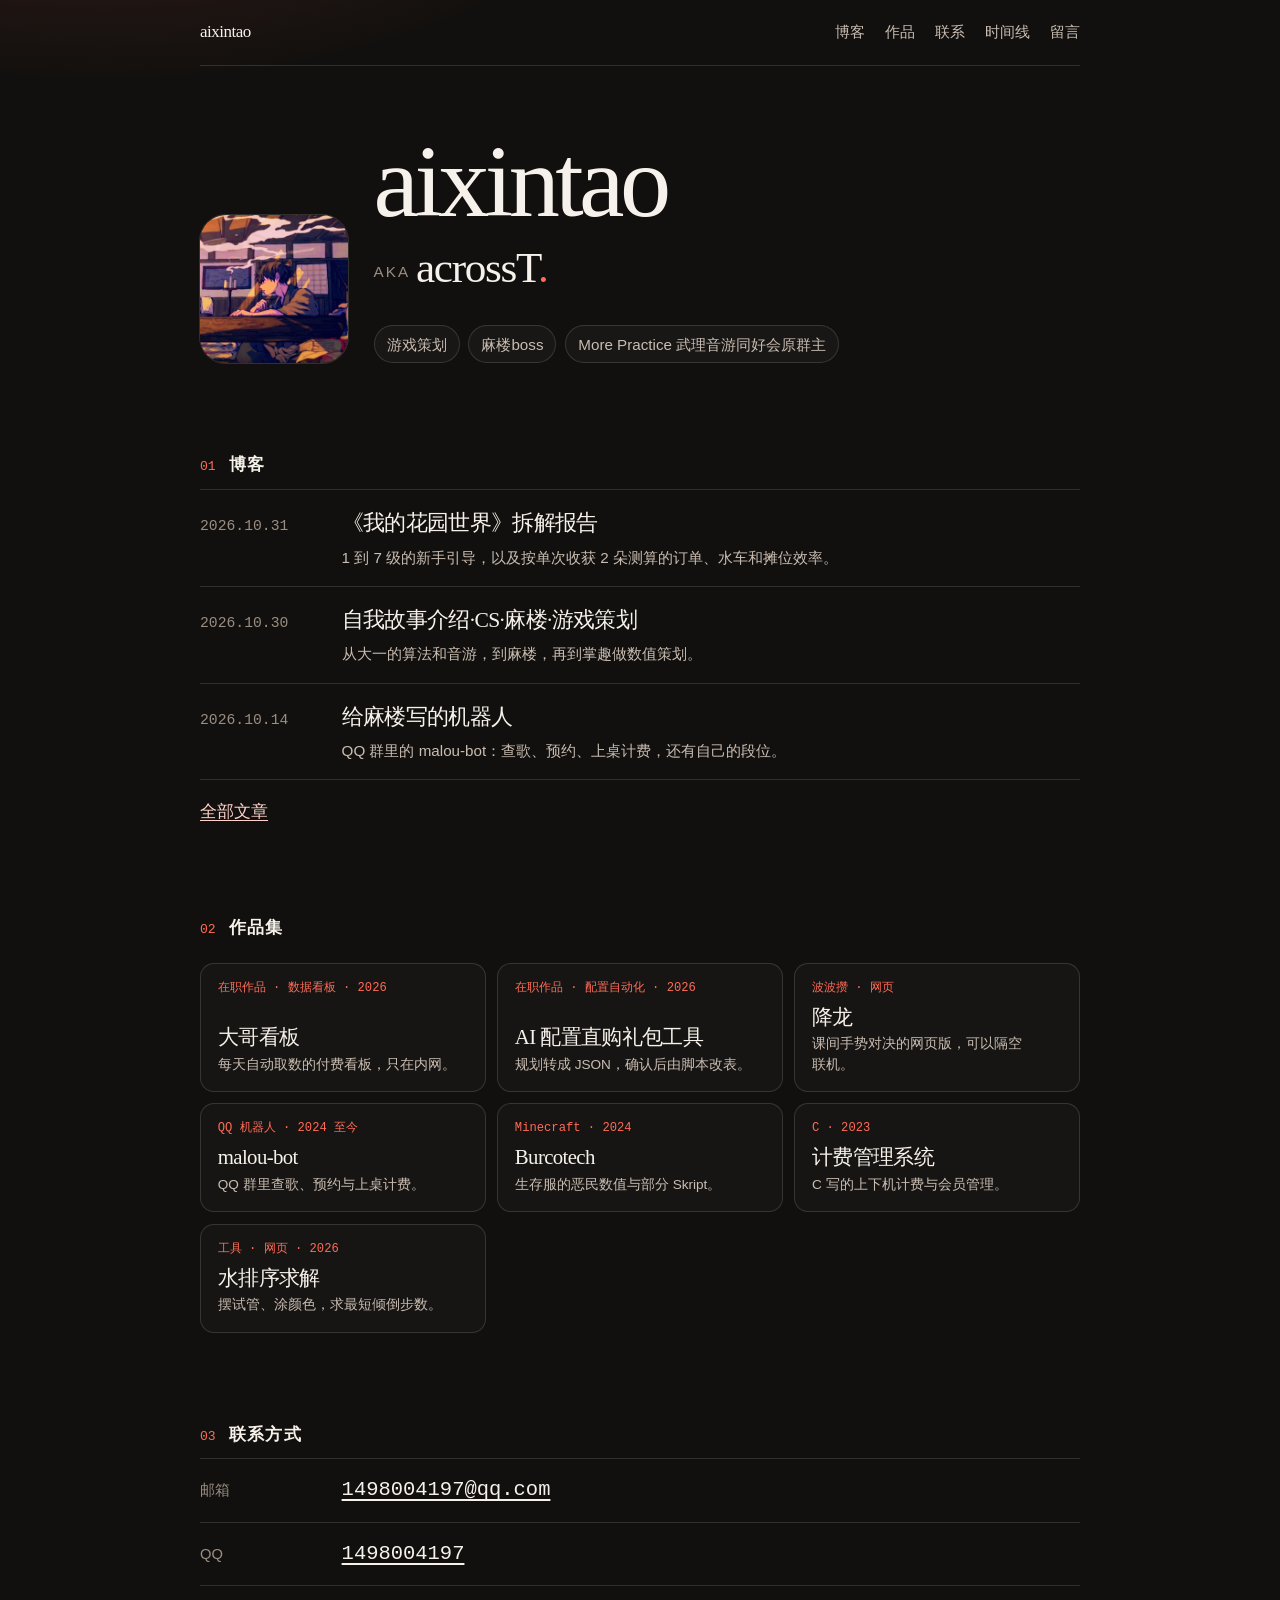
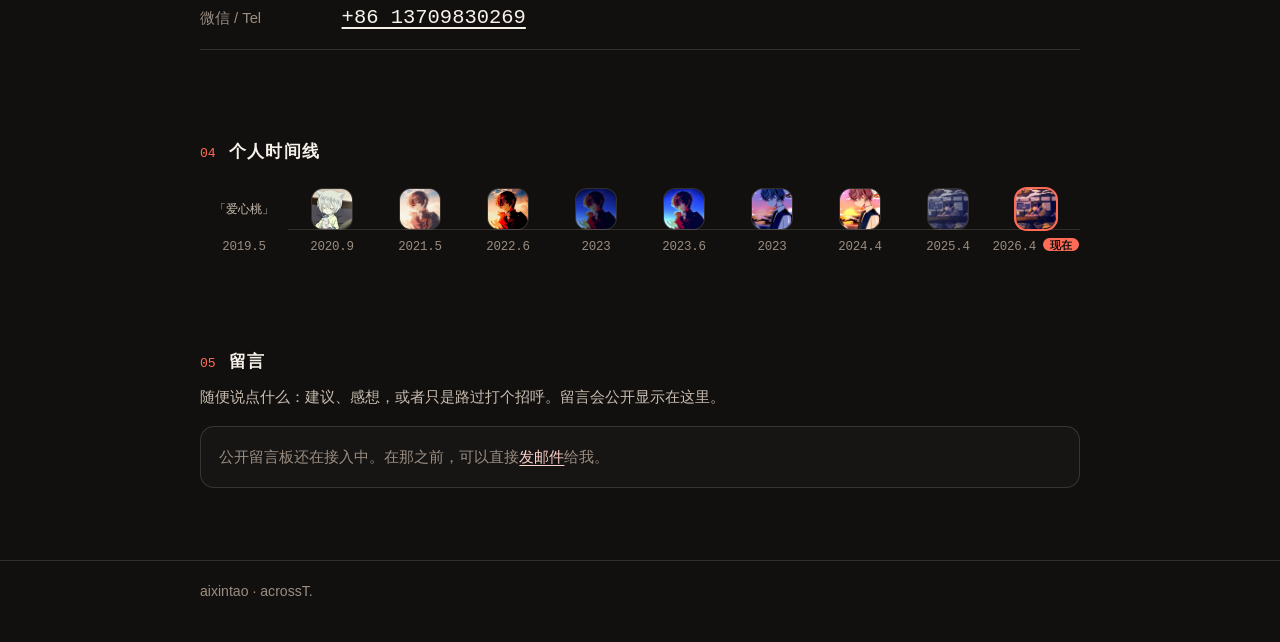
<file: index.html>
<!DOCTYPE html>
<html lang="zh-CN">
<head>
  <meta charset="utf-8">
  <meta name="viewport" content="width=device-width, initial-scale=1">
  <title>aixintao aka acrossT.</title>
  <meta name="description" content="aixintao，aka acrossT.。游戏策划、麻楼boss，More Practice 武理音游同好会原群主。">
  <meta name="theme-color" content="#12100e">
  <link rel="icon" href="avatars/favicon.png">
  <link rel="stylesheet" href="/style.css">
</head>
<body>
  <header class="wrap">
    <nav class="nav" aria-label="页面">
      <a class="brand" href="/#top">aixintao</a>
      <ul class="nav-links">
        <li><a href="/blog/">博客</a></li>
        <li><a href="/#works">作品</a></li>
        <li><a href="/#contact">联系</a></li>
        <li><a href="/#names">时间线</a></li>
        <li><a href="/#guestbook">留言</a></li>
      </ul>
    </nav>
    <div class="hero" id="top">
      <img class="avatar-main" src="avatars/axtao2026.jpg" width="648" height="648" alt="axtao26">
      <div class="hero-copy">
        <h1>aixintao</h1>
        <p class="aka"><span class="aka-label">AKA</span><span class="wordmark">acrossT<span class="dot">.</span></span></p>
        <ul class="roles">
          <li>游戏策划</li>
          <li>麻楼boss</li>
          <li>More Practice 武理音游同好会原群主</li>
        </ul>
      </div>
    </div>
  </header>

  <main class="wrap">
    <section id="blog" aria-labelledby="blog-title">
      <div class="section-head">
        <span class="index">01</span>
        <h2 id="blog-title">博客</h2>
      </div>
      <!-- posts:start -->
<ol class="post-list">
  <li>
    <time datetime="2026-10-31">2026.10.31</time>
    <div>
      <a class="post-title" href="/blog/garden-world.html">《我的花园世界》拆解报告</a>
      <p>1 到 7 级的新手引导，以及按单次收获 2 朵测算的订单、水车和摊位效率。</p>
    </div>
  </li>
  <li>
    <time datetime="2026-10-30">2026.10.30</time>
    <div>
      <a class="post-title" href="/blog/college.html">自我故事介绍·CS·麻楼·游戏策划</a>
      <p>从大一的算法和音游，到麻楼，再到掌趣做数值策划。</p>
    </div>
  </li>
  <li>
    <time datetime="2026-10-14">2026.10.14</time>
    <div>
      <a class="post-title" href="/blog/malou-bot.html">给麻楼写的机器人</a>
      <p>QQ 群里的 malou-bot：查歌、预约、上桌计费，还有自己的段位。</p>
    </div>
  </li>
</ol>
<p class="more"><a href="/blog/">全部文章</a></p>
<!-- posts:end -->
    </section>

    <section id="works" aria-labelledby="works-title">
      <div class="section-head">
        <span class="index">02</span>
        <h2 id="works-title">作品集</h2>
      </div>
      <ul class="works">
        <li>
          <a href="/works/whale-dashboard.html">
            <span class="work-kicker">在职作品 · 数据看板 · 2026</span>
            <span class="work-body">
              <span class="work-title">大哥看板</span>
              <span class="work-desc">每天自动取数的付费看板，只在内网。</span>
            </span>
          </a>
        </li>
        <li>
          <a href="/works/gift-pack.html">
            <span class="work-kicker">在职作品 · 配置自动化 · 2026</span>
            <span class="work-body">
              <span class="work-title">AI 配置直购礼包工具</span>
              <span class="work-desc">规划转成 JSON，确认后由脚本改表。</span>
            </span>
          </a>
        </li>
        <li>
          <a href="/works/xianglong.html">
            <span class="work-kicker">波波攒 · 网页</span>
            <span class="work-body">
              <span class="work-title">降龙</span>
              <span class="work-desc">课间手势对决的网页版，可以隔空联机。</span>
            </span>
          </a>
        </li>
        <li>
          <a href="/works/malou-bot.html">
            <span class="work-kicker">QQ 机器人 · 2024 至今</span>
            <span class="work-body">
              <span class="work-title">malou-bot</span>
              <span class="work-desc">QQ 群里查歌、预约与上桌计费。</span>
            </span>
          </a>
        </li>
        <li>
          <a href="/works/burcotech.html">
            <span class="work-kicker">Minecraft · 2024</span>
            <span class="work-body">
              <span class="work-title">Burcotech</span>
              <span class="work-desc">生存服的恶民数值与部分 Skript。</span>
            </span>
          </a>
        </li>
        <li>
          <a href="/works/billing.html">
            <span class="work-kicker">C · 2023</span>
            <span class="work-body">
              <span class="work-title">计费管理系统</span>
              <span class="work-desc">C 写的上下机计费与会员管理。</span>
            </span>
          </a>
        </li>
        <li>
          <a href="/works/water-sort.html">
            <span class="work-kicker">工具 · 网页 · 2026</span>
            <span class="work-body">
              <span class="work-title">水排序求解</span>
              <span class="work-desc">摆试管、涂颜色，求最短倾倒步数。</span>
            </span>
          </a>
        </li>
      </ul>
    </section>

    <section id="contact" aria-labelledby="contact-title">
      <div class="section-head">
        <span class="index">03</span>
        <h2 id="contact-title">联系方式</h2>
      </div>
      <ul class="contacts">
        <li>
          <span>邮箱</span>
          <a href="mailto:1498004197@qq.com">1498004197@qq.com</a>
        </li>
        <li>
          <span>QQ</span>
          <a href="https://wpa.qq.com/msgrd?v=3&amp;uin=1498004197&amp;site=qq&amp;menu=yes" target="_blank" rel="noopener noreferrer">1498004197</a>
        </li>
        <li>
          <span>微信 / Tel</span>
          <a href="tel:+8613709830269">+86 13709830269</a>
        </li>
      </ul>
    </section>

    <section id="names" aria-labelledby="names-title">
      <div class="section-head">
        <span class="index">04</span>
        <h2 id="names-title">个人时间线</h2>
      </div>
      <ol class="flow">
        <li>
          <span class="flow-note">「爱心桃」</span>
          <time datetime="2019-05">2019.5</time>
        </li>
        <li>
          <img class="flow-avatar" src="avatars/acrossT.jpg" width="640" height="640" alt="acrossT. 的头像">
          <time datetime="2020-09">2020.9</time>
        </li>
        <li>
          <img class="flow-avatar" src="avatars/acrossT2021.jpg" width="720" height="715" alt="acrossT2021 的头像">
          <time datetime="2021-05">2021.5</time>
        </li>
        <li>
          <img class="flow-avatar" src="avatars/aixintao2022.jpg" width="300" height="300" alt="aixintao2022 的头像">
          <time datetime="2022-06">2022.6</time>
        </li>
        <li>
          <img class="flow-avatar" src="avatars/aixintao2023pre.jpg" width="720" height="720" alt="aixintao2023pre 的头像">
          <time>2023</time>
        </li>
        <li>
          <img class="flow-avatar" src="avatars/aixintao2023.jpg" width="720" height="720" alt="aixintao2023 的头像">
          <time datetime="2023-06">2023.6</time>
        </li>
        <li>
          <img class="flow-avatar" src="avatars/aixintao2023plus.jpg" width="720" height="720" alt="aixintao2023+ 的头像">
          <time>2023</time>
        </li>
        <li>
          <img class="flow-avatar" src="avatars/axtao24.jpg" width="720" height="720" alt="axtao24 的头像">
          <time datetime="2024-04">2024.4</time>
        </li>
        <li>
          <img class="flow-avatar" src="avatars/acrossT2025.jpg" width="720" height="720" alt="acrossT2025 的头像">
          <time datetime="2025-04">2025.4</time>
        </li>
        <li class="now">
          <img class="flow-avatar" src="avatars/axtao2026.jpg" width="648" height="648" alt="axtao26 的头像">
          <time datetime="2026-04">2026.4<span class="badge">现在</span></time>
        </li>
      </ol>
    </section>

    <section id="guestbook" aria-labelledby="guestbook-title">
      <div class="section-head">
        <span class="index">05</span>
        <h2 id="guestbook-title">留言</h2>
      </div>
      <p class="section-lede">随便说点什么：建议、感想，或者只是路过打个招呼。留言会公开显示在这里。</p>
      <div class="notes" id="notes">
        <p class="notes-fallback">公开留言板还在接入中。在那之前，可以直接<a href="mailto:1498004197@qq.com">发邮件</a>给我。</p>
      </div>
    </section>
  </main>

  <footer>
    <div class="wrap">aixintao · acrossT.</div>
  </footer>

  <!-- 留言板：giscus 设置见 giscus.app；初始化后填好 data-repo-id 与 data-category-id 并解除下方注释 -->
  <!--
  <script src="https://giscus.app/client.js"
    data-repo="aixintao/aixintao.github.io"
    data-repo-id="REPO_ID"
    data-category="General"
    data-category-id="CATEGORY_ID"
    data-mapping="pathname"
    data-strict="0"
    data-reactions-enabled="1"
    data-emit-metadata="0"
    data-input-position="top"
    data-theme="dark_dimmed"
    data-lang="zh-CN"
    data-loading="lazy"
    crossorigin="anonymous"
    async>
  </script>
  -->
</body>
</html>
</file>
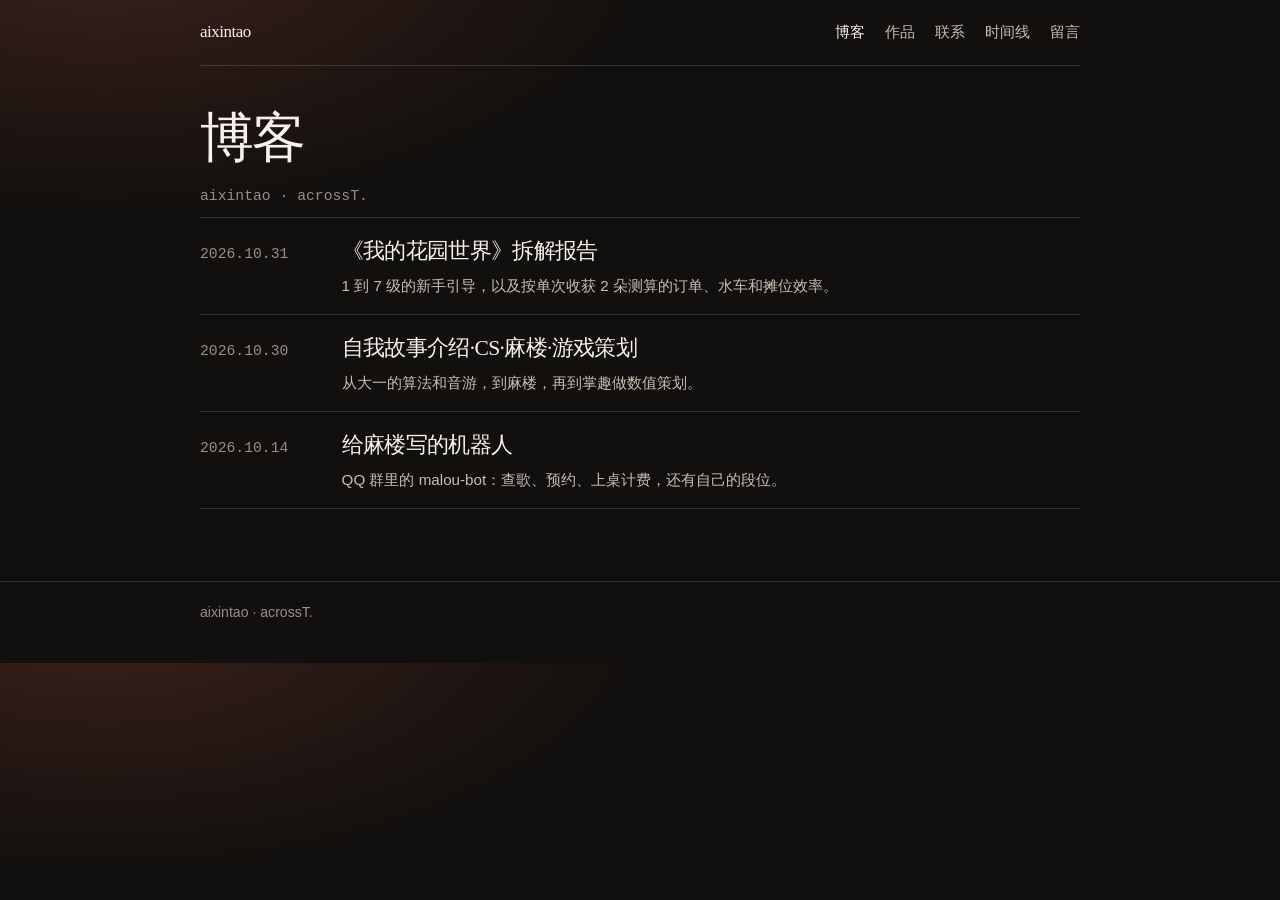
<file: blog/index.html>
<!DOCTYPE html>
<html lang="zh-CN">
<head>
  <meta charset="utf-8">
  <meta name="viewport" content="width=device-width, initial-scale=1">
  <title>博客 · aixintao</title>
  <meta name="description" content="aixintao 的博客">
  <meta name="theme-color" content="#12100e">
  <link rel="icon" href="/avatars/favicon.png">
  <link rel="stylesheet" href="/style.css">
  <link rel="alternate" type="application/rss+xml" title="aixintao" href="/blog/feed.xml">
</head>
<body class="page">
  <header class="wrap">
    <nav class="nav" aria-label="页面">
      <a class="brand" href="/#top">aixintao</a>
      <ul class="nav-links">
        <li><a href="/blog/" aria-current="page">博客</a></li>
        <li><a href="/#works">作品</a></li>
        <li><a href="/#contact">联系</a></li>
        <li><a href="/#names">时间线</a></li>
        <li><a href="/#guestbook">留言</a></li>
      </ul>
    </nav>
  </header>
  <main class="wrap page-main">
    <h1>博客</h1>
<p class="article-meta">aixintao · acrossT.</p>
<ol class="post-list">
  <li>
    <time datetime="2026-10-31">2026.10.31</time>
    <div>
      <a class="post-title" href="garden-world.html">《我的花园世界》拆解报告</a>
      <p>1 到 7 级的新手引导，以及按单次收获 2 朵测算的订单、水车和摊位效率。</p>
    </div>
  </li>
  <li>
    <time datetime="2026-10-30">2026.10.30</time>
    <div>
      <a class="post-title" href="college.html">自我故事介绍·CS·麻楼·游戏策划</a>
      <p>从大一的算法和音游，到麻楼，再到掌趣做数值策划。</p>
    </div>
  </li>
  <li>
    <time datetime="2026-10-14">2026.10.14</time>
    <div>
      <a class="post-title" href="malou-bot.html">给麻楼写的机器人</a>
      <p>QQ 群里的 malou-bot：查歌、预约、上桌计费，还有自己的段位。</p>
    </div>
  </li>
</ol>
  </main>
  <footer>
    <div class="wrap">aixintao · acrossT.</div>
  </footer>
</body>
</html>
</file>
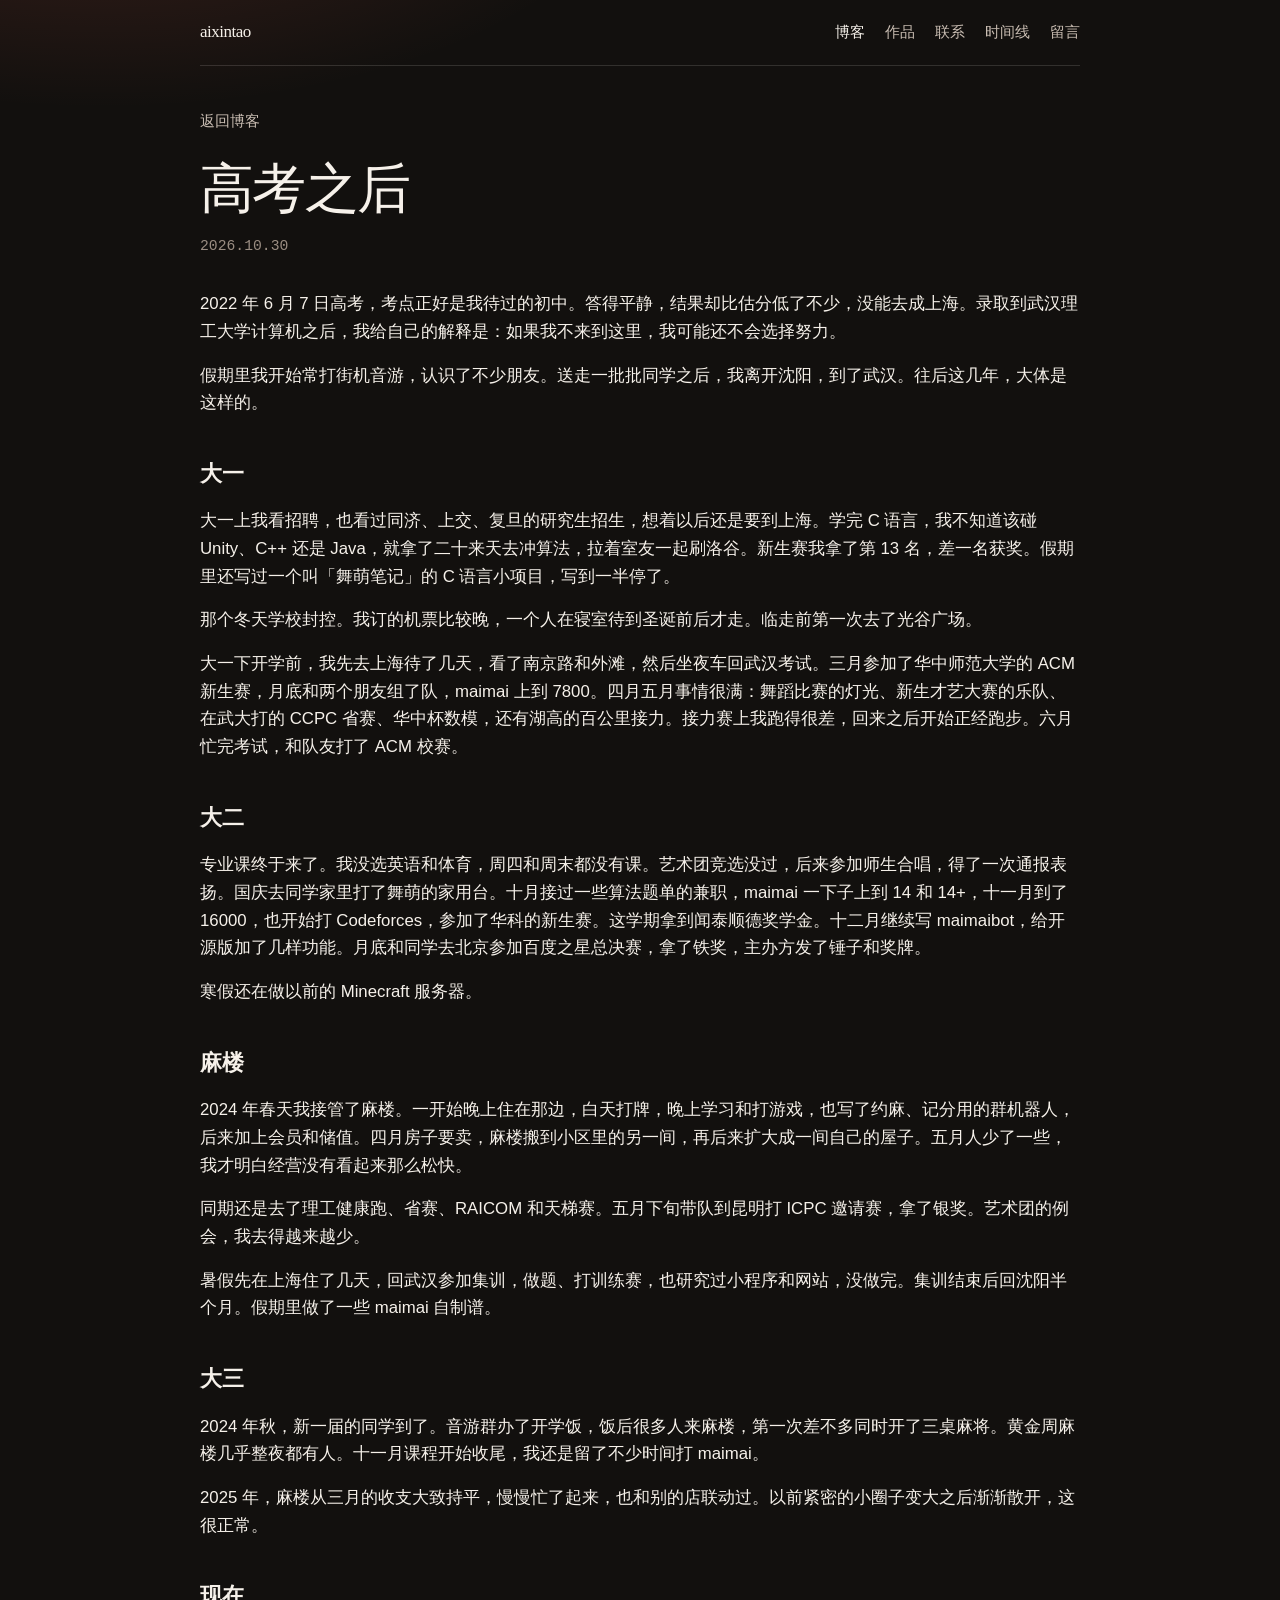
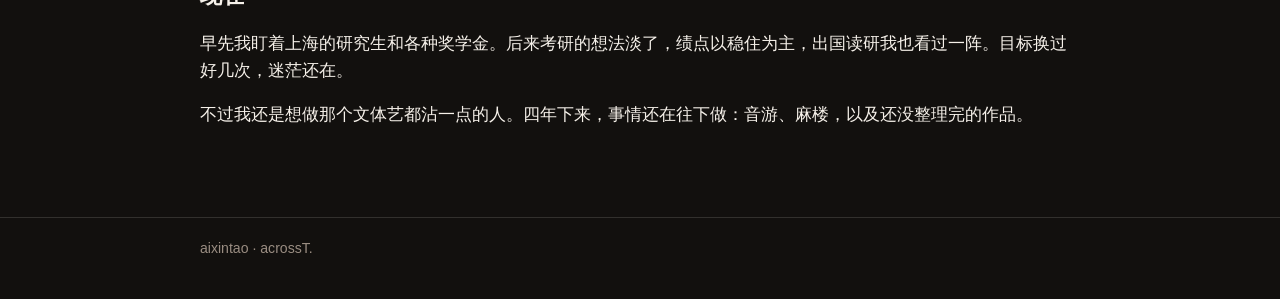
<file: blog/after-gaokao.html>
<!DOCTYPE html>
<html lang="zh-CN">
<head>
  <meta charset="utf-8">
  <meta name="viewport" content="width=device-width, initial-scale=1">
  <title>高考之后 · aixintao</title>
  <meta name="description" content="从沈阳到武汉：新生赛、舞萌、麻楼，还有一直没定下来的方向。">
  <meta name="theme-color" content="#12100e">
  <link rel="icon" href="/avatars/favicon.png">
  <link rel="stylesheet" href="/style.css">
  <link rel="alternate" type="application/rss+xml" title="aixintao" href="/blog/feed.xml">
</head>
<body class="page">
  <header class="wrap">
    <nav class="nav" aria-label="页面">
      <a class="brand" href="/#top">aixintao</a>
      <ul class="nav-links">
        <li><a href="/blog/" aria-current="page">博客</a></li>
        <li><a href="/#works">作品</a></li>
        <li><a href="/#contact">联系</a></li>
        <li><a href="/#names">时间线</a></li>
        <li><a href="/#guestbook">留言</a></li>
      </ul>
    </nav>
  </header>
  <main class="wrap page-main">
    <a class="back" href="/blog/">返回博客</a>
<h1>高考之后</h1>
<p class="article-meta"><time datetime="2026-10-30">2026.10.30</time></p>
<article class="prose">
<p>2022 年 6 月 7 日高考，考点正好是我待过的初中。答得平静，结果却比估分低了不少，没能去成上海。录取到武汉理工大学计算机之后，我给自己的解释是：如果我不来到这里，我可能还不会选择努力。</p>
<p>假期里我开始常打街机音游，认识了不少朋友。送走一批批同学之后，我离开沈阳，到了武汉。往后这几年，大体是这样的。</p>
<h2>大一</h2>
<p>大一上我看招聘，也看过同济、上交、复旦的研究生招生，想着以后还是要到上海。学完 C 语言，我不知道该碰 Unity、C++ 还是 Java，就拿了二十来天去冲算法，拉着室友一起刷洛谷。新生赛我拿了第 13 名，差一名获奖。假期里还写过一个叫「舞萌笔记」的 C 语言小项目，写到一半停了。</p>
<p>那个冬天学校封控。我订的机票比较晚，一个人在寝室待到圣诞前后才走。临走前第一次去了光谷广场。</p>
<p>大一下开学前，我先去上海待了几天，看了南京路和外滩，然后坐夜车回武汉考试。三月参加了华中师范大学的 ACM 新生赛，月底和两个朋友组了队，maimai 上到 7800。四月五月事情很满：舞蹈比赛的灯光、新生才艺大赛的乐队、在武大打的 CCPC 省赛、华中杯数模，还有湖高的百公里接力。接力赛上我跑得很差，回来之后开始正经跑步。六月忙完考试，和队友打了 ACM 校赛。</p>
<h2>大二</h2>
<p>专业课终于来了。我没选英语和体育，周四和周末都没有课。艺术团竞选没过，后来参加师生合唱，得了一次通报表扬。国庆去同学家里打了舞萌的家用台。十月接过一些算法题单的兼职，maimai 一下子上到 14 和 14+，十一月到了 16000，也开始打 Codeforces，参加了华科的新生赛。这学期拿到闻泰顺德奖学金。十二月继续写 maimaibot，给开源版加了几样功能。月底和同学去北京参加百度之星总决赛，拿了铁奖，主办方发了锤子和奖牌。</p>
<p>寒假还在做以前的 Minecraft 服务器。</p>
<h2>麻楼</h2>
<p>2024 年春天我接管了麻楼。一开始晚上住在那边，白天打牌，晚上学习和打游戏，也写了约麻、记分用的群机器人，后来加上会员和储值。四月房子要卖，麻楼搬到小区里的另一间，再后来扩大成一间自己的屋子。五月人少了一些，我才明白经营没有看起来那么松快。</p>
<p>同期还是去了理工健康跑、省赛、RAICOM 和天梯赛。五月下旬带队到昆明打 ICPC 邀请赛，拿了银奖。艺术团的例会，我去得越来越少。</p>
<p>暑假先在上海住了几天，回武汉参加集训，做题、打训练赛，也研究过小程序和网站，没做完。集训结束后回沈阳半个月。假期里做了一些 maimai 自制谱。</p>
<h2>大三</h2>
<p>2024 年秋，新一届的同学到了。音游群办了开学饭，饭后很多人来麻楼，第一次差不多同时开了三桌麻将。黄金周麻楼几乎整夜都有人。十一月课程开始收尾，我还是留了不少时间打 maimai。</p>
<p>2025 年，麻楼从三月的收支大致持平，慢慢忙了起来，也和别的店联动过。以前紧密的小圈子变大之后渐渐散开，这很正常。</p>
<h2>现在</h2>
<p>早先我盯着上海的研究生和各种奖学金。后来考研的想法淡了，绩点以稳住为主，出国读研我也看过一阵。目标换过好几次，迷茫还在。</p>
<p>不过我还是想做那个文体艺都沾一点的人。四年下来，事情还在往下做：音游、麻楼，以及还没整理完的作品。</p>
</article>
  </main>
  <footer>
    <div class="wrap">aixintao · acrossT.</div>
  </footer>
</body>
</html>
</file>
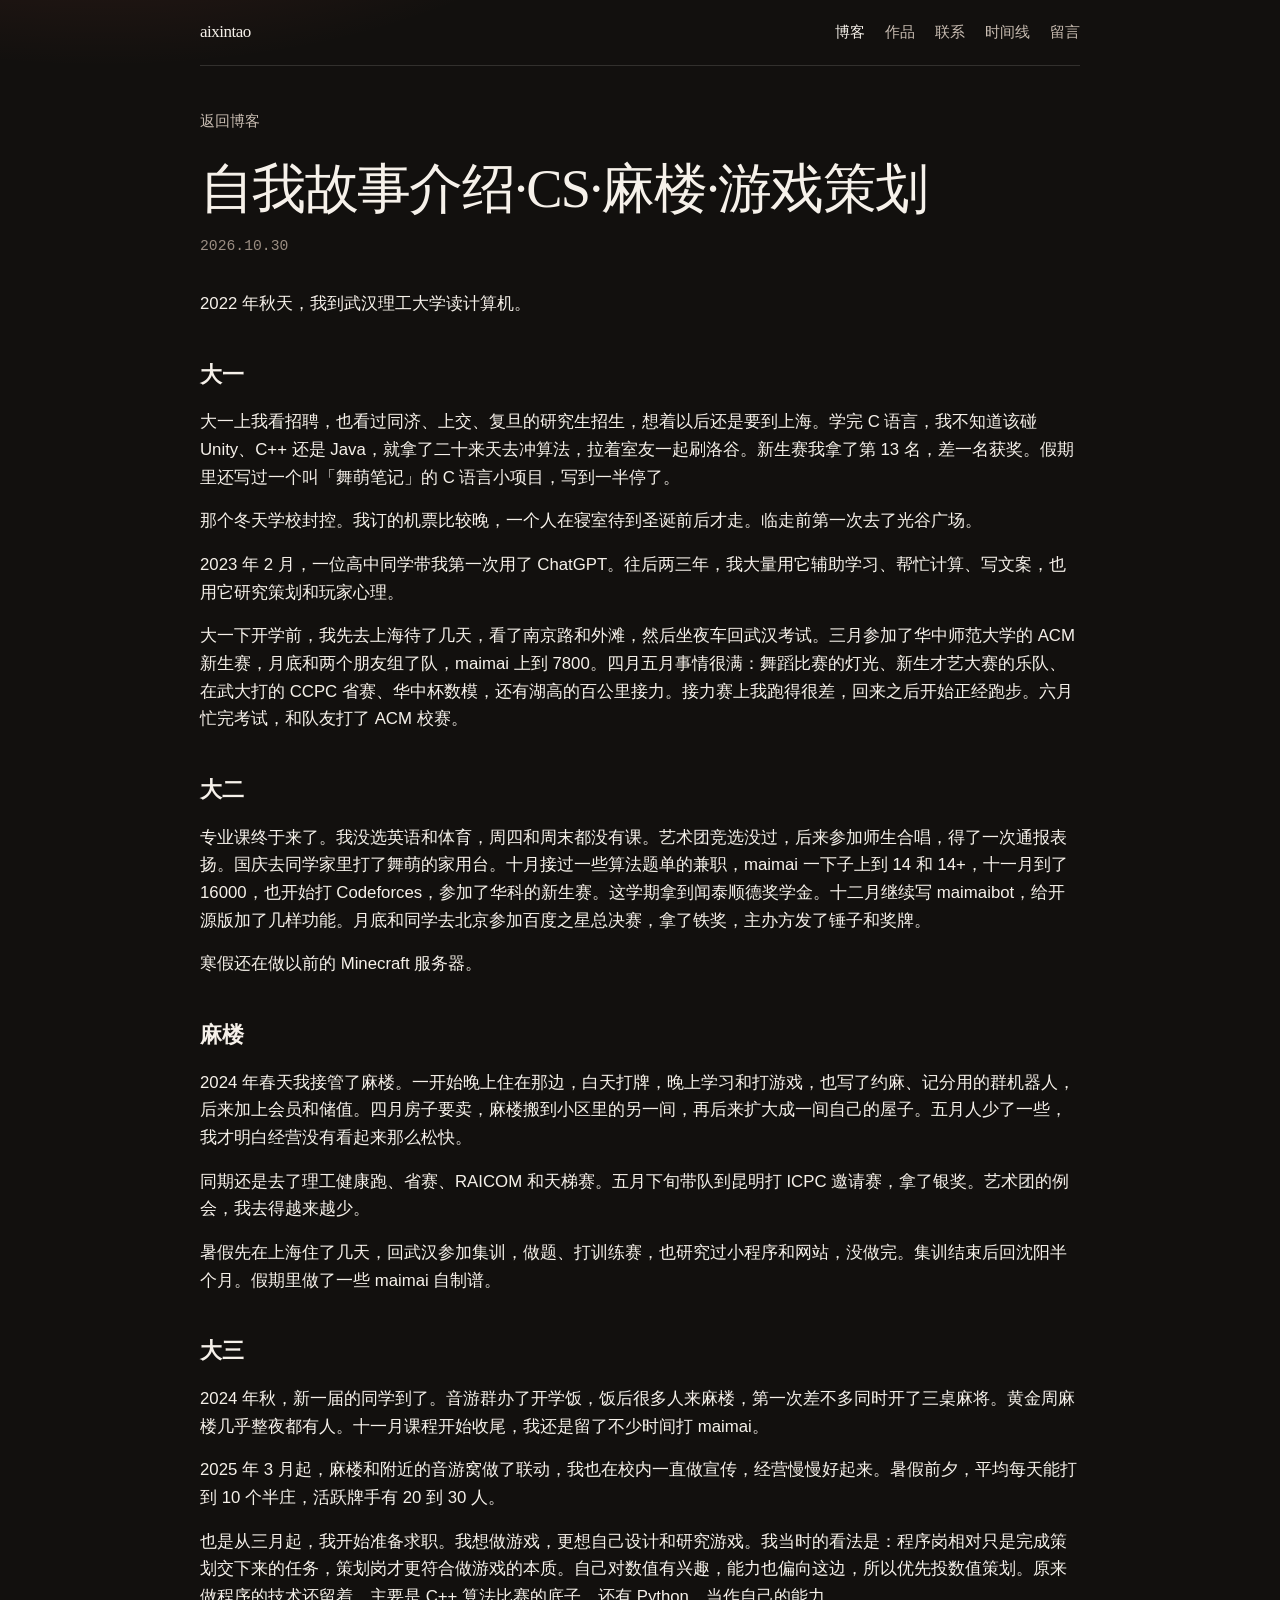
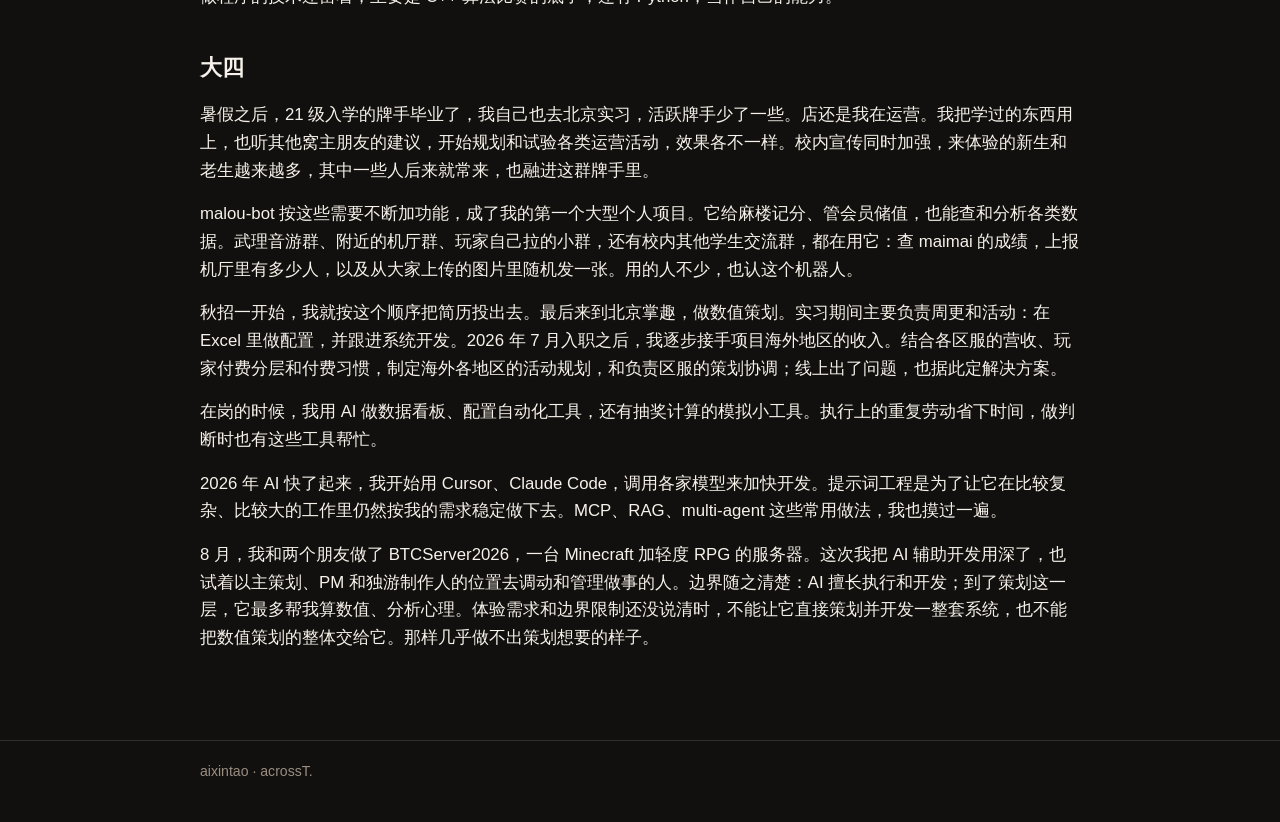
<file: blog/college.html>
<!DOCTYPE html>
<html lang="zh-CN">
<head>
  <meta charset="utf-8">
  <meta name="viewport" content="width=device-width, initial-scale=1">
  <title>自我故事介绍·CS·麻楼·游戏策划 · aixintao</title>
  <meta name="description" content="从大一的算法和音游，到麻楼，再到掌趣做数值策划。">
  <meta name="theme-color" content="#12100e">
  <link rel="icon" href="/avatars/favicon.png">
  <link rel="stylesheet" href="/style.css">
  <link rel="alternate" type="application/rss+xml" title="aixintao" href="/blog/feed.xml">
</head>
<body class="page">
  <header class="wrap">
    <nav class="nav" aria-label="页面">
      <a class="brand" href="/#top">aixintao</a>
      <ul class="nav-links">
        <li><a href="/blog/" aria-current="page">博客</a></li>
        <li><a href="/#works">作品</a></li>
        <li><a href="/#contact">联系</a></li>
        <li><a href="/#names">时间线</a></li>
        <li><a href="/#guestbook">留言</a></li>
      </ul>
    </nav>
  </header>
  <main class="wrap page-main">
    <a class="back" href="/blog/">返回博客</a>
<h1>自我故事介绍·CS·麻楼·游戏策划</h1>
<p class="article-meta"><time datetime="2026-10-30">2026.10.30</time></p>
<article class="prose">
<p>2022 年秋天，我到武汉理工大学读计算机。</p>
<h2>大一</h2>
<p>大一上我看招聘，也看过同济、上交、复旦的研究生招生，想着以后还是要到上海。学完 C 语言，我不知道该碰 Unity、C++ 还是 Java，就拿了二十来天去冲算法，拉着室友一起刷洛谷。新生赛我拿了第 13 名，差一名获奖。假期里还写过一个叫「舞萌笔记」的 C 语言小项目，写到一半停了。</p>
<p>那个冬天学校封控。我订的机票比较晚，一个人在寝室待到圣诞前后才走。临走前第一次去了光谷广场。</p>
<p>2023 年 2 月，一位高中同学带我第一次用了 ChatGPT。往后两三年，我大量用它辅助学习、帮忙计算、写文案，也用它研究策划和玩家心理。</p>
<p>大一下开学前，我先去上海待了几天，看了南京路和外滩，然后坐夜车回武汉考试。三月参加了华中师范大学的 ACM 新生赛，月底和两个朋友组了队，maimai 上到 7800。四月五月事情很满：舞蹈比赛的灯光、新生才艺大赛的乐队、在武大打的 CCPC 省赛、华中杯数模，还有湖高的百公里接力。接力赛上我跑得很差，回来之后开始正经跑步。六月忙完考试，和队友打了 ACM 校赛。</p>
<h2>大二</h2>
<p>专业课终于来了。我没选英语和体育，周四和周末都没有课。艺术团竞选没过，后来参加师生合唱，得了一次通报表扬。国庆去同学家里打了舞萌的家用台。十月接过一些算法题单的兼职，maimai 一下子上到 14 和 14+，十一月到了 16000，也开始打 Codeforces，参加了华科的新生赛。这学期拿到闻泰顺德奖学金。十二月继续写 maimaibot，给开源版加了几样功能。月底和同学去北京参加百度之星总决赛，拿了铁奖，主办方发了锤子和奖牌。</p>
<p>寒假还在做以前的 Minecraft 服务器。</p>
<h2>麻楼</h2>
<p>2024 年春天我接管了麻楼。一开始晚上住在那边，白天打牌，晚上学习和打游戏，也写了约麻、记分用的群机器人，后来加上会员和储值。四月房子要卖，麻楼搬到小区里的另一间，再后来扩大成一间自己的屋子。五月人少了一些，我才明白经营没有看起来那么松快。</p>
<p>同期还是去了理工健康跑、省赛、RAICOM 和天梯赛。五月下旬带队到昆明打 ICPC 邀请赛，拿了银奖。艺术团的例会，我去得越来越少。</p>
<p>暑假先在上海住了几天，回武汉参加集训，做题、打训练赛，也研究过小程序和网站，没做完。集训结束后回沈阳半个月。假期里做了一些 maimai 自制谱。</p>
<h2>大三</h2>
<p>2024 年秋，新一届的同学到了。音游群办了开学饭，饭后很多人来麻楼，第一次差不多同时开了三桌麻将。黄金周麻楼几乎整夜都有人。十一月课程开始收尾，我还是留了不少时间打 maimai。</p>
<p>2025 年 3 月起，麻楼和附近的音游窝做了联动，我也在校内一直做宣传，经营慢慢好起来。暑假前夕，平均每天能打到 10 个半庄，活跃牌手有 20 到 30 人。</p>
<p>也是从三月起，我开始准备求职。我想做游戏，更想自己设计和研究游戏。我当时的看法是：程序岗相对只是完成策划交下来的任务，策划岗才更符合做游戏的本质。自己对数值有兴趣，能力也偏向这边，所以优先投数值策划。原来做程序的技术还留着，主要是 C++ 算法比赛的底子，还有 Python，当作自己的能力。</p>
<h2>大四</h2>
<p>暑假之后，21 级入学的牌手毕业了，我自己也去北京实习，活跃牌手少了一些。店还是我在运营。我把学过的东西用上，也听其他窝主朋友的建议，开始规划和试验各类运营活动，效果各不一样。校内宣传同时加强，来体验的新生和老生越来越多，其中一些人后来就常来，也融进这群牌手里。</p>
<p>malou-bot 按这些需要不断加功能，成了我的第一个大型个人项目。它给麻楼记分、管会员储值，也能查和分析各类数据。武理音游群、附近的机厅群、玩家自己拉的小群，还有校内其他学生交流群，都在用它：查 maimai 的成绩，上报机厅里有多少人，以及从大家上传的图片里随机发一张。用的人不少，也认这个机器人。</p>
<p>秋招一开始，我就按这个顺序把简历投出去。最后来到北京掌趣，做数值策划。实习期间主要负责周更和活动：在 Excel 里做配置，并跟进系统开发。2026 年 7 月入职之后，我逐步接手项目海外地区的收入。结合各区服的营收、玩家付费分层和付费习惯，制定海外各地区的活动规划，和负责区服的策划协调；线上出了问题，也据此定解决方案。</p>
<p>在岗的时候，我用 AI 做数据看板、配置自动化工具，还有抽奖计算的模拟小工具。执行上的重复劳动省下时间，做判断时也有这些工具帮忙。</p>
<p>2026 年 AI 快了起来，我开始用 Cursor、Claude Code，调用各家模型来加快开发。提示词工程是为了让它在比较复杂、比较大的工作里仍然按我的需求稳定做下去。MCP、RAG、multi-agent 这些常用做法，我也摸过一遍。</p>
<p>8 月，我和两个朋友做了 BTCServer2026，一台 Minecraft 加轻度 RPG 的服务器。这次我把 AI 辅助开发用深了，也试着以主策划、PM 和独游制作人的位置去调动和管理做事的人。边界随之清楚：AI 擅长执行和开发；到了策划这一层，它最多帮我算数值、分析心理。体验需求和边界限制还没说清时，不能让它直接策划并开发一整套系统，也不能把数值策划的整体交给它。那样几乎做不出策划想要的样子。</p>
</article>
  </main>
  <footer>
    <div class="wrap">aixintao · acrossT.</div>
  </footer>
</body>
</html>
</file>
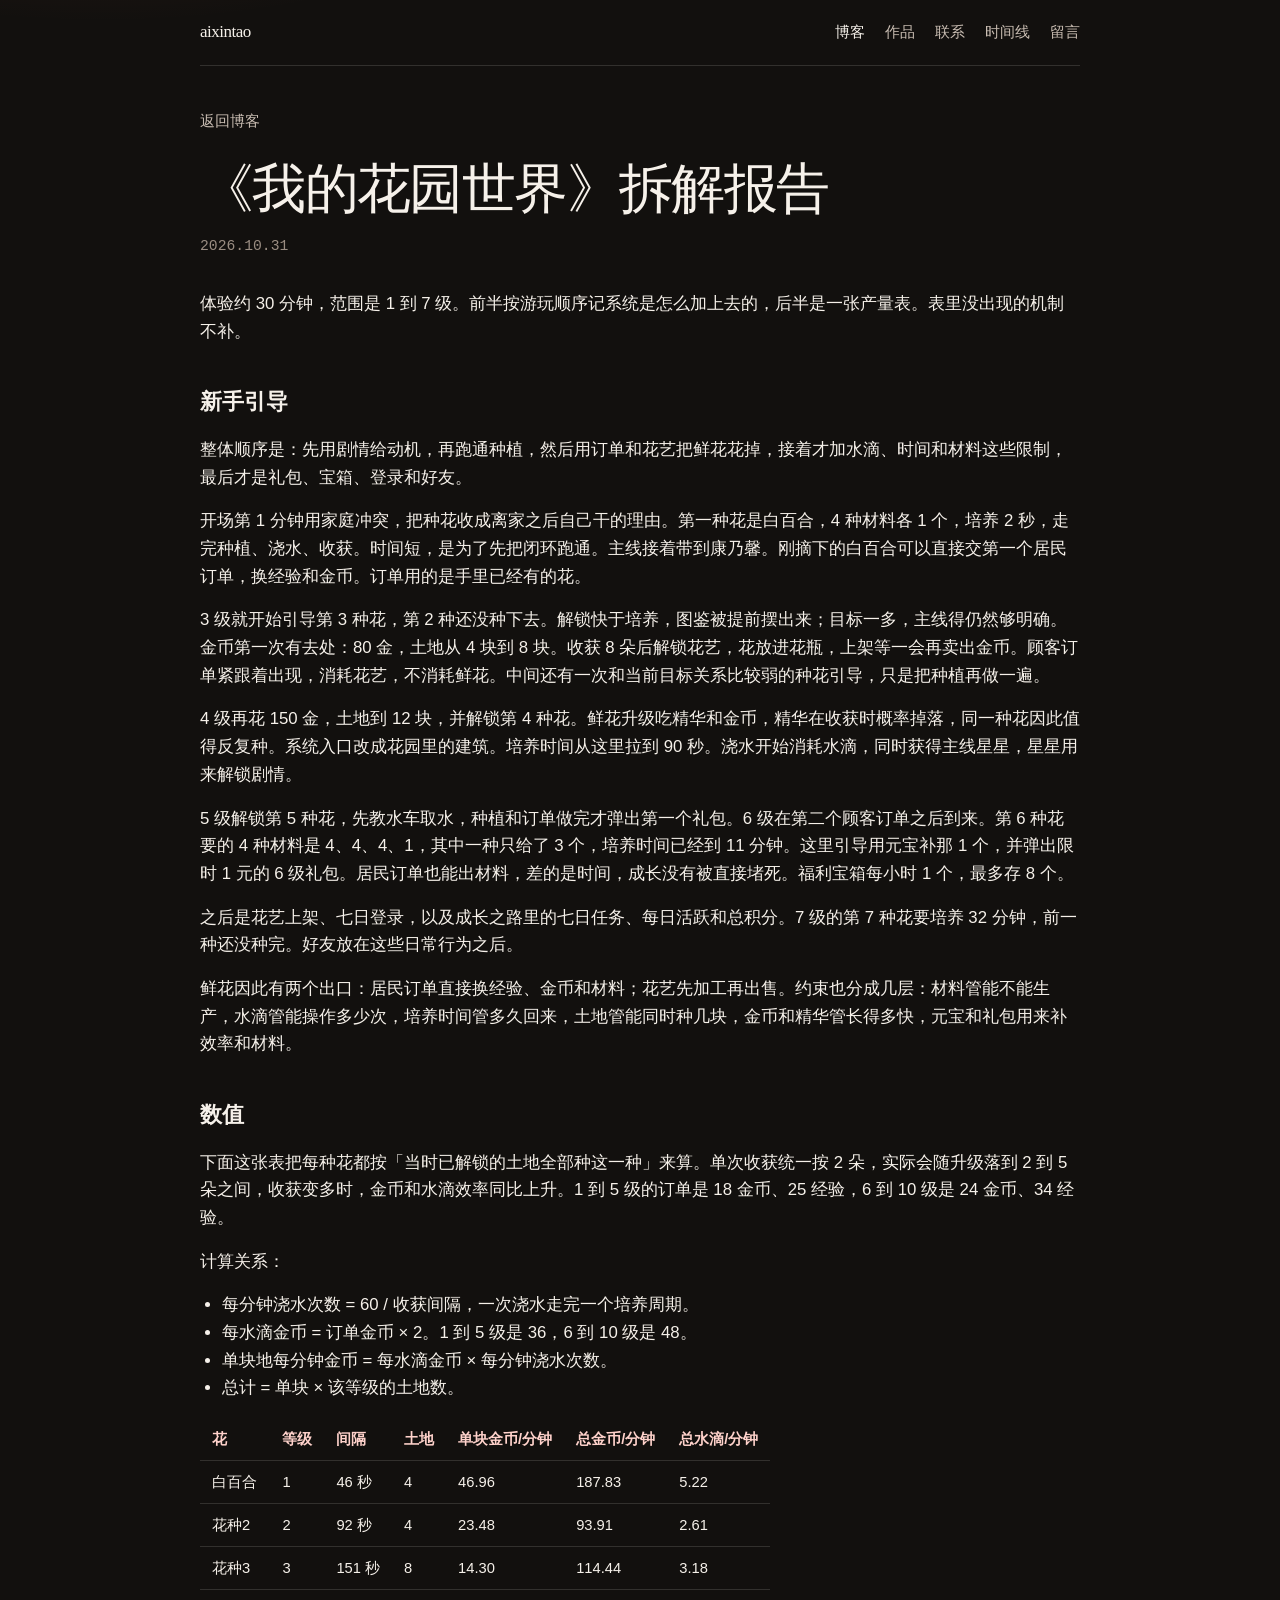
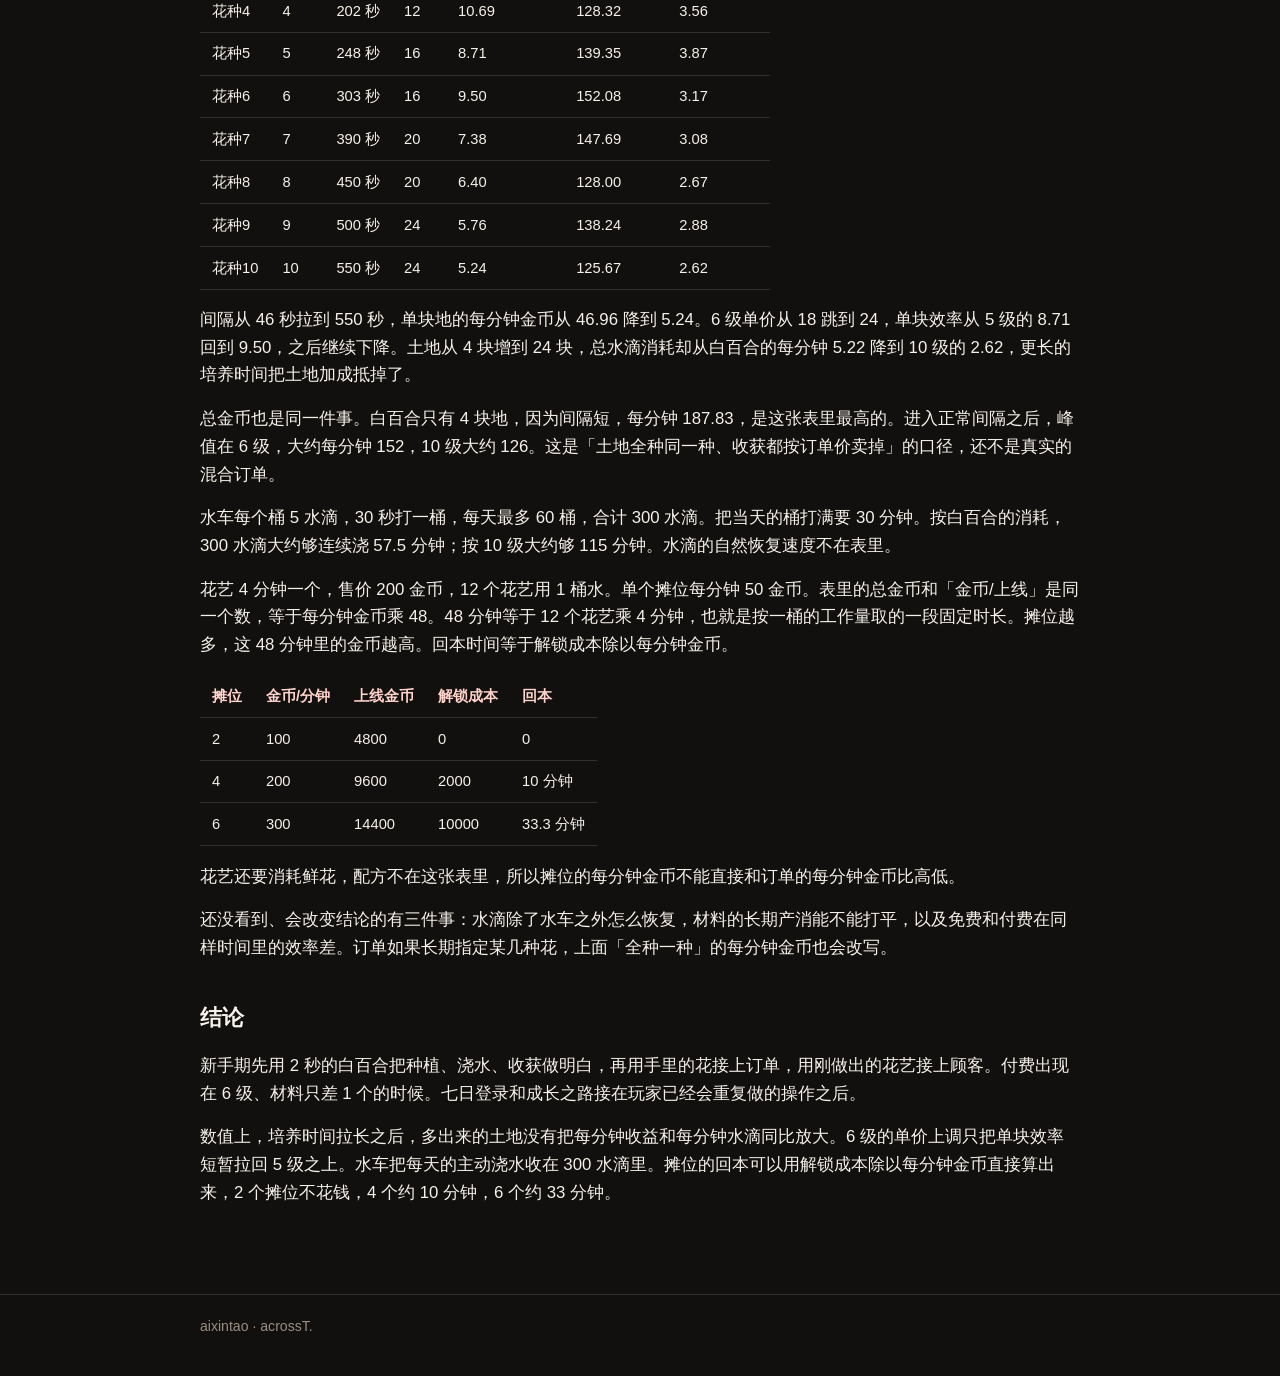
<file: blog/garden-world.html>
<!DOCTYPE html>
<html lang="zh-CN">
<head>
  <meta charset="utf-8">
  <meta name="viewport" content="width=device-width, initial-scale=1">
  <title>《我的花园世界》拆解报告 · aixintao</title>
  <meta name="description" content="1 到 7 级的新手引导，以及按单次收获 2 朵测算的订单、水车和摊位效率。">
  <meta name="theme-color" content="#12100e">
  <link rel="icon" href="/avatars/favicon.png">
  <link rel="stylesheet" href="/style.css">
  <link rel="alternate" type="application/rss+xml" title="aixintao" href="/blog/feed.xml">
</head>
<body class="page">
  <header class="wrap">
    <nav class="nav" aria-label="页面">
      <a class="brand" href="/#top">aixintao</a>
      <ul class="nav-links">
        <li><a href="/blog/" aria-current="page">博客</a></li>
        <li><a href="/#works">作品</a></li>
        <li><a href="/#contact">联系</a></li>
        <li><a href="/#names">时间线</a></li>
        <li><a href="/#guestbook">留言</a></li>
      </ul>
    </nav>
  </header>
  <main class="wrap page-main">
    <a class="back" href="/blog/">返回博客</a>
<h1>《我的花园世界》拆解报告</h1>
<p class="article-meta"><time datetime="2026-10-31">2026.10.31</time></p>
<article class="prose">
<p>体验约 30 分钟，范围是 1 到 7 级。前半按游玩顺序记系统是怎么加上去的，后半是一张产量表。表里没出现的机制不补。</p>
<h2>新手引导</h2>
<p>整体顺序是：先用剧情给动机，再跑通种植，然后用订单和花艺把鲜花花掉，接着才加水滴、时间和材料这些限制，最后才是礼包、宝箱、登录和好友。</p>
<p>开场第 1 分钟用家庭冲突，把种花收成离家之后自己干的理由。第一种花是白百合，4 种材料各 1 个，培养 2 秒，走完种植、浇水、收获。时间短，是为了先把闭环跑通。主线接着带到康乃馨。刚摘下的白百合可以直接交第一个居民订单，换经验和金币。订单用的是手里已经有的花。</p>
<p>3 级就开始引导第 3 种花，第 2 种还没种下去。解锁快于培养，图鉴被提前摆出来；目标一多，主线得仍然够明确。金币第一次有去处：80 金，土地从 4 块到 8 块。收获 8 朵后解锁花艺，花放进花瓶，上架等一会再卖出金币。顾客订单紧跟着出现，消耗花艺，不消耗鲜花。中间还有一次和当前目标关系比较弱的种花引导，只是把种植再做一遍。</p>
<p>4 级再花 150 金，土地到 12 块，并解锁第 4 种花。鲜花升级吃精华和金币，精华在收获时概率掉落，同一种花因此值得反复种。系统入口改成花园里的建筑。培养时间从这里拉到 90 秒。浇水开始消耗水滴，同时获得主线星星，星星用来解锁剧情。</p>
<p>5 级解锁第 5 种花，先教水车取水，种植和订单做完才弹出第一个礼包。6 级在第二个顾客订单之后到来。第 6 种花要的 4 种材料是 4、4、4、1，其中一种只给了 3 个，培养时间已经到 11 分钟。这里引导用元宝补那 1 个，并弹出限时 1 元的 6 级礼包。居民订单也能出材料，差的是时间，成长没有被直接堵死。福利宝箱每小时 1 个，最多存 8 个。</p>
<p>之后是花艺上架、七日登录，以及成长之路里的七日任务、每日活跃和总积分。7 级的第 7 种花要培养 32 分钟，前一种还没种完。好友放在这些日常行为之后。</p>
<p>鲜花因此有两个出口：居民订单直接换经验、金币和材料；花艺先加工再出售。约束也分成几层：材料管能不能生产，水滴管能操作多少次，培养时间管多久回来，土地管能同时种几块，金币和精华管长得多快，元宝和礼包用来补效率和材料。</p>
<h2>数值</h2>
<p>下面这张表把每种花都按「当时已解锁的土地全部种这一种」来算。单次收获统一按 2 朵，实际会随升级落到 2 到 5 朵之间，收获变多时，金币和水滴效率同比上升。1 到 5 级的订单是 18 金币、25 经验，6 到 10 级是 24 金币、34 经验。</p>
<p>计算关系：</p>
<ul>
<li>每分钟浇水次数 = 60 / 收获间隔，一次浇水走完一个培养周期。</li>
<li>每水滴金币 = 订单金币 × 2。1 到 5 级是 36，6 到 10 级是 48。</li>
<li>单块地每分钟金币 = 每水滴金币 × 每分钟浇水次数。</li>
<li>总计 = 单块 × 该等级的土地数。</li>
</ul>
<table>
<thead>
<tr>
<th>花</th>
<th>等级</th>
<th>间隔</th>
<th>土地</th>
<th>单块金币/分钟</th>
<th>总金币/分钟</th>
<th>总水滴/分钟</th>
</tr>
</thead>
<tbody>
<tr>
<td>白百合</td>
<td>1</td>
<td>46 秒</td>
<td>4</td>
<td>46.96</td>
<td>187.83</td>
<td>5.22</td>
</tr>
<tr>
<td>花种2</td>
<td>2</td>
<td>92 秒</td>
<td>4</td>
<td>23.48</td>
<td>93.91</td>
<td>2.61</td>
</tr>
<tr>
<td>花种3</td>
<td>3</td>
<td>151 秒</td>
<td>8</td>
<td>14.30</td>
<td>114.44</td>
<td>3.18</td>
</tr>
<tr>
<td>花种4</td>
<td>4</td>
<td>202 秒</td>
<td>12</td>
<td>10.69</td>
<td>128.32</td>
<td>3.56</td>
</tr>
<tr>
<td>花种5</td>
<td>5</td>
<td>248 秒</td>
<td>16</td>
<td>8.71</td>
<td>139.35</td>
<td>3.87</td>
</tr>
<tr>
<td>花种6</td>
<td>6</td>
<td>303 秒</td>
<td>16</td>
<td>9.50</td>
<td>152.08</td>
<td>3.17</td>
</tr>
<tr>
<td>花种7</td>
<td>7</td>
<td>390 秒</td>
<td>20</td>
<td>7.38</td>
<td>147.69</td>
<td>3.08</td>
</tr>
<tr>
<td>花种8</td>
<td>8</td>
<td>450 秒</td>
<td>20</td>
<td>6.40</td>
<td>128.00</td>
<td>2.67</td>
</tr>
<tr>
<td>花种9</td>
<td>9</td>
<td>500 秒</td>
<td>24</td>
<td>5.76</td>
<td>138.24</td>
<td>2.88</td>
</tr>
<tr>
<td>花种10</td>
<td>10</td>
<td>550 秒</td>
<td>24</td>
<td>5.24</td>
<td>125.67</td>
<td>2.62</td>
</tr>
</tbody>
</table>
<p>间隔从 46 秒拉到 550 秒，单块地的每分钟金币从 46.96 降到 5.24。6 级单价从 18 跳到 24，单块效率从 5 级的 8.71 回到 9.50，之后继续下降。土地从 4 块增到 24 块，总水滴消耗却从白百合的每分钟 5.22 降到 10 级的 2.62，更长的培养时间把土地加成抵掉了。</p>
<p>总金币也是同一件事。白百合只有 4 块地，因为间隔短，每分钟 187.83，是这张表里最高的。进入正常间隔之后，峰值在 6 级，大约每分钟 152，10 级大约 126。这是「土地全种同一种、收获都按订单价卖掉」的口径，还不是真实的混合订单。</p>
<p>水车每个桶 5 水滴，30 秒打一桶，每天最多 60 桶，合计 300 水滴。把当天的桶打满要 30 分钟。按白百合的消耗，300 水滴大约够连续浇 57.5 分钟；按 10 级大约够 115 分钟。水滴的自然恢复速度不在表里。</p>
<p>花艺 4 分钟一个，售价 200 金币，12 个花艺用 1 桶水。单个摊位每分钟 50 金币。表里的总金币和「金币/上线」是同一个数，等于每分钟金币乘 48。48 分钟等于 12 个花艺乘 4 分钟，也就是按一桶的工作量取的一段固定时长。摊位越多，这 48 分钟里的金币越高。回本时间等于解锁成本除以每分钟金币。</p>
<table>
<thead>
<tr>
<th>摊位</th>
<th>金币/分钟</th>
<th>上线金币</th>
<th>解锁成本</th>
<th>回本</th>
</tr>
</thead>
<tbody>
<tr>
<td>2</td>
<td>100</td>
<td>4800</td>
<td>0</td>
<td>0</td>
</tr>
<tr>
<td>4</td>
<td>200</td>
<td>9600</td>
<td>2000</td>
<td>10 分钟</td>
</tr>
<tr>
<td>6</td>
<td>300</td>
<td>14400</td>
<td>10000</td>
<td>33.3 分钟</td>
</tr>
</tbody>
</table>
<p>花艺还要消耗鲜花，配方不在这张表里，所以摊位的每分钟金币不能直接和订单的每分钟金币比高低。</p>
<p>还没看到、会改变结论的有三件事：水滴除了水车之外怎么恢复，材料的长期产消能不能打平，以及免费和付费在同样时间里的效率差。订单如果长期指定某几种花，上面「全种一种」的每分钟金币也会改写。</p>
<h2>结论</h2>
<p>新手期先用 2 秒的白百合把种植、浇水、收获做明白，再用手里的花接上订单，用刚做出的花艺接上顾客。付费出现在 6 级、材料只差 1 个的时候。七日登录和成长之路接在玩家已经会重复做的操作之后。</p>
<p>数值上，培养时间拉长之后，多出来的土地没有把每分钟收益和每分钟水滴同比放大。6 级的单价上调只把单块效率短暂拉回 5 级之上。水车把每天的主动浇水收在 300 水滴里。摊位的回本可以用解锁成本除以每分钟金币直接算出来，2 个摊位不花钱，4 个约 10 分钟，6 个约 33 分钟。</p>
</article>
  </main>
  <footer>
    <div class="wrap">aixintao · acrossT.</div>
  </footer>
</body>
</html>
</file>
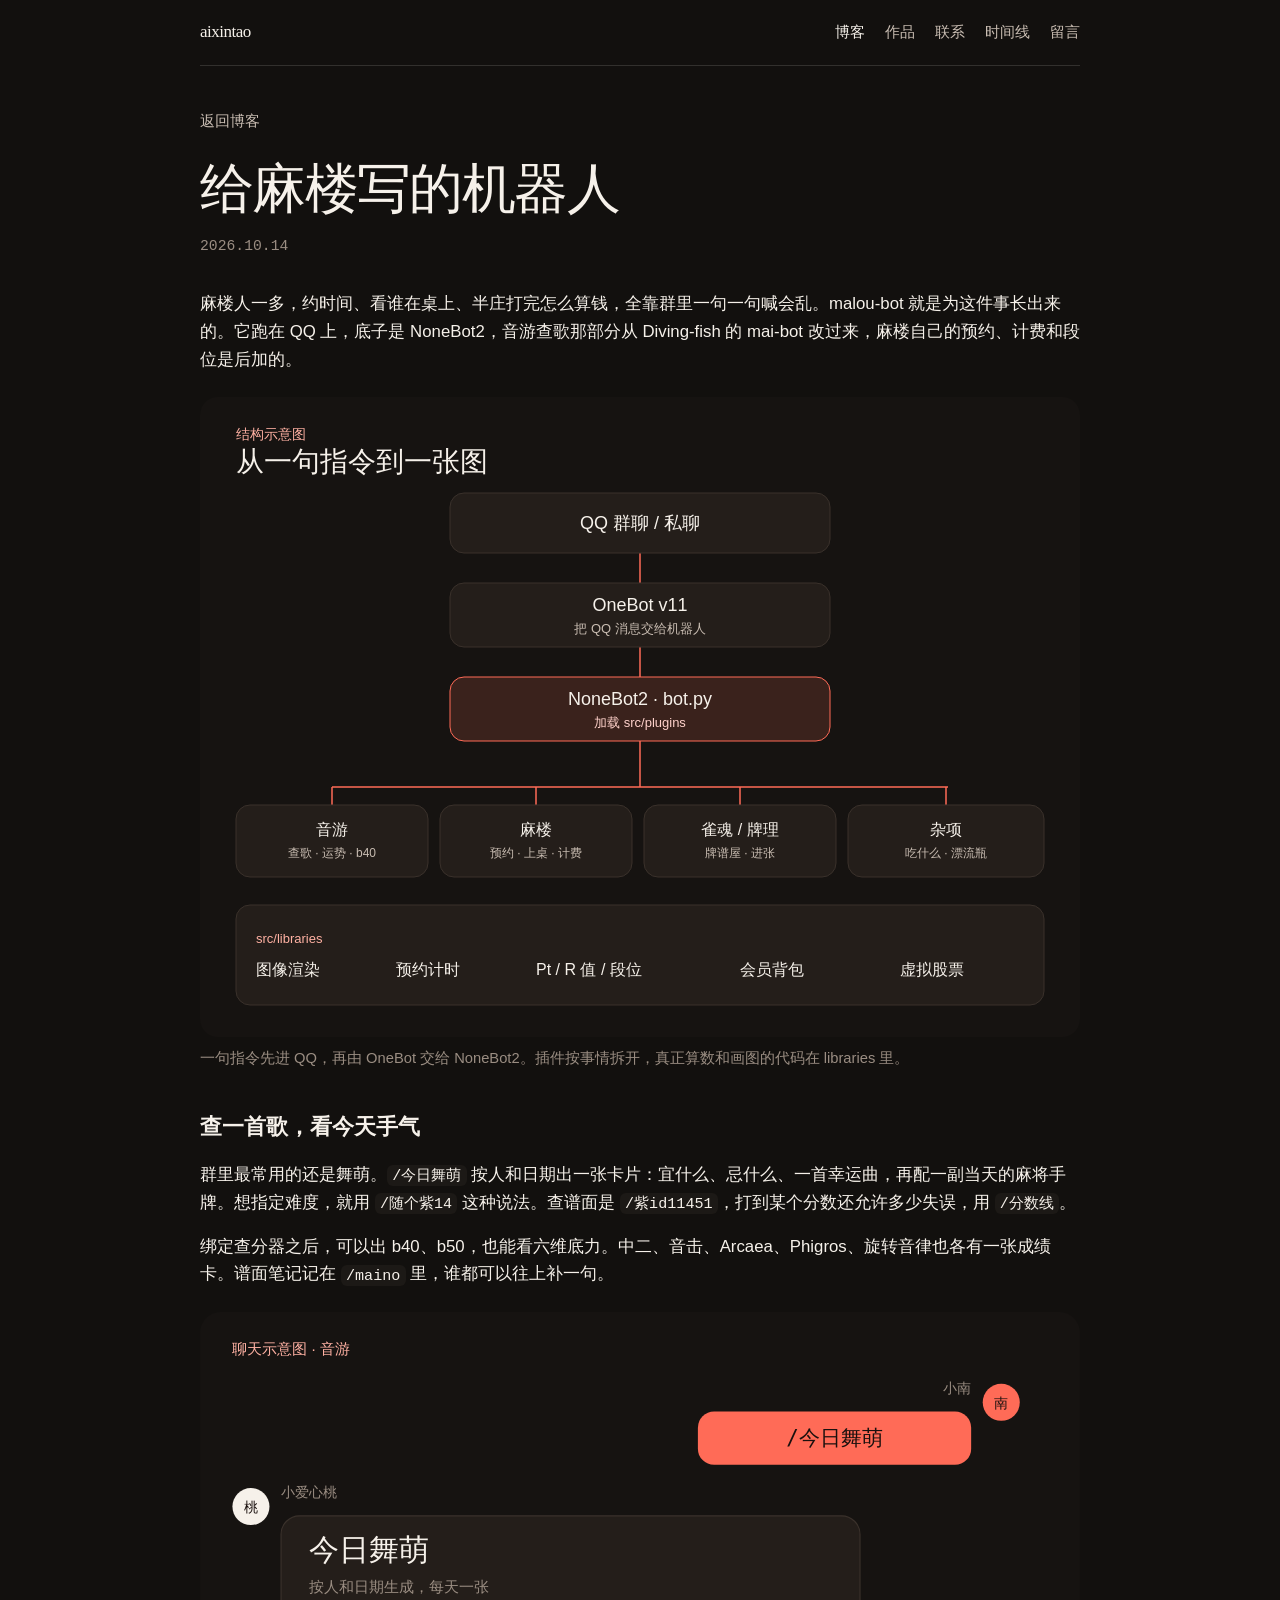
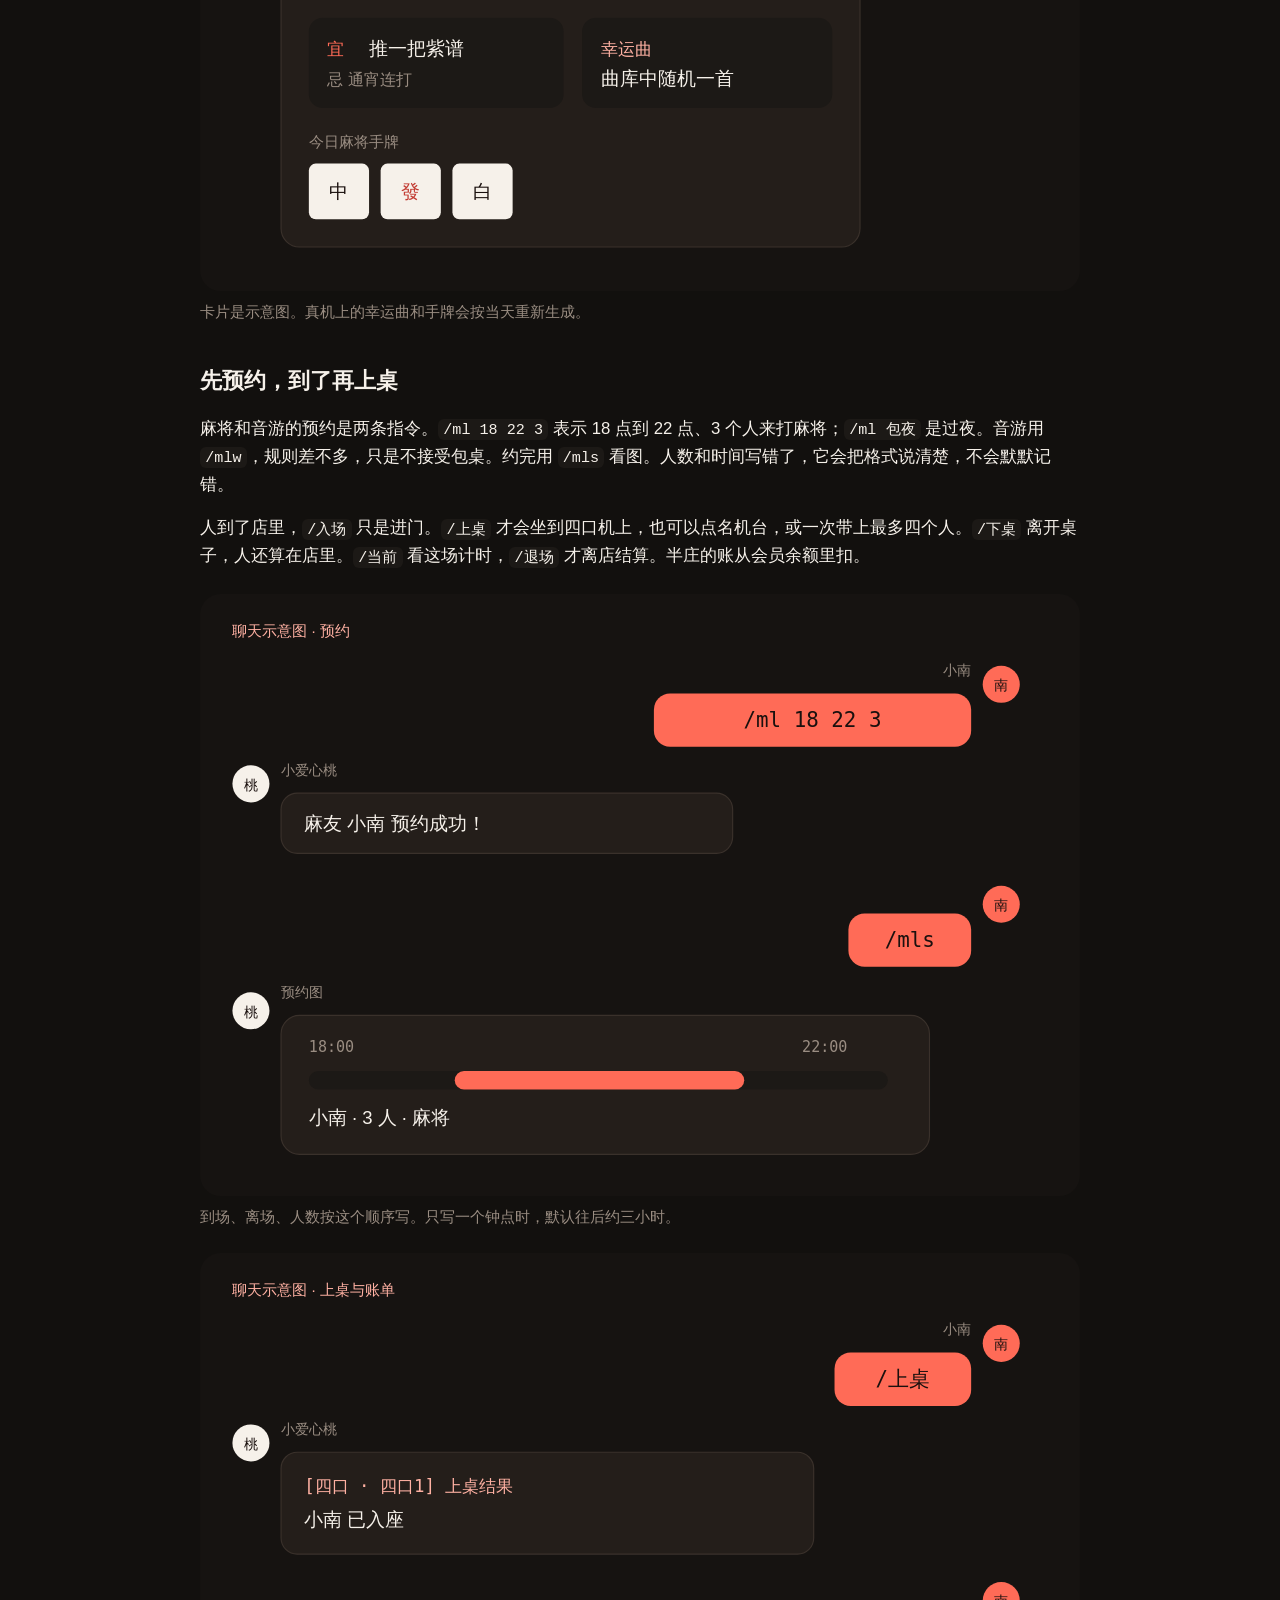
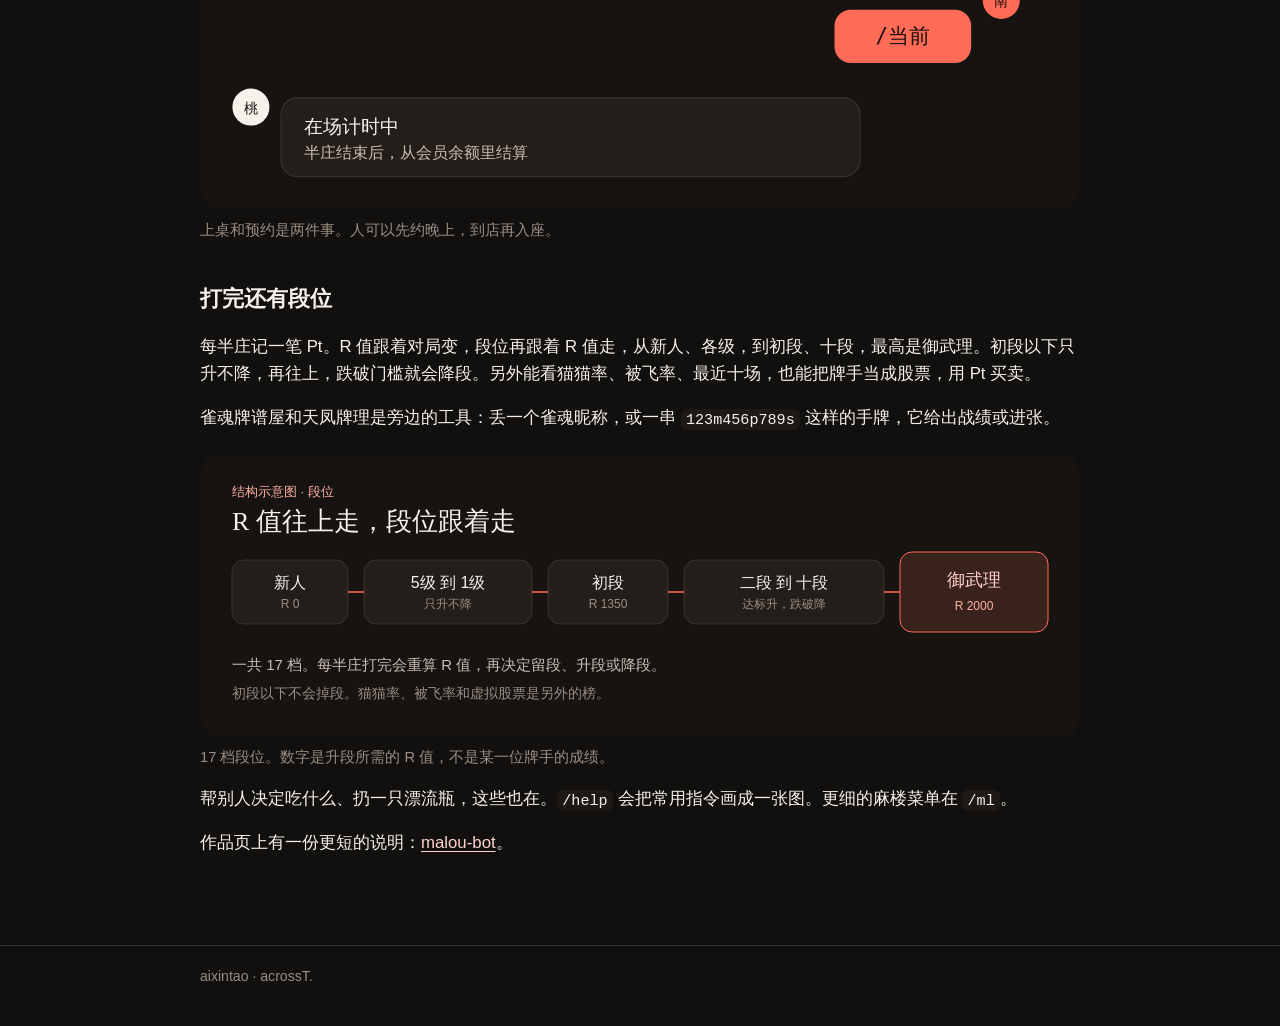
<file: blog/malou-bot.html>
<!DOCTYPE html>
<html lang="zh-CN">
<head>
  <meta charset="utf-8">
  <meta name="viewport" content="width=device-width, initial-scale=1">
  <title>给麻楼写的机器人 · aixintao</title>
  <meta name="description" content="QQ 群里的 malou-bot：查歌、预约、上桌计费，还有自己的段位。">
  <meta name="theme-color" content="#12100e">
  <link rel="icon" href="/avatars/favicon.png">
  <link rel="stylesheet" href="/style.css">
  <link rel="alternate" type="application/rss+xml" title="aixintao" href="/blog/feed.xml">
</head>
<body class="page">
  <header class="wrap">
    <nav class="nav" aria-label="页面">
      <a class="brand" href="/#top">aixintao</a>
      <ul class="nav-links">
        <li><a href="/blog/" aria-current="page">博客</a></li>
        <li><a href="/#works">作品</a></li>
        <li><a href="/#contact">联系</a></li>
        <li><a href="/#names">时间线</a></li>
        <li><a href="/#guestbook">留言</a></li>
      </ul>
    </nav>
  </header>
  <main class="wrap page-main">
    <a class="back" href="/blog/">返回博客</a>
<h1>给麻楼写的机器人</h1>
<p class="article-meta"><time datetime="2026-10-14">2026.10.14</time></p>
<article class="prose">
<p>麻楼人一多，约时间、看谁在桌上、半庄打完怎么算钱，全靠群里一句一句喊会乱。malou-bot 就是为这件事长出来的。它跑在 QQ 上，底子是 NoneBot2，音游查歌那部分从 Diving-fish 的 mai-bot 改过来，麻楼自己的预约、计费和段位是后加的。</p>
<figure class="shot">
  <img src="../posts/malou/structure.svg" alt="malou-bot 结构：QQ 消息经过 OneBot 和 NoneBot2，分到音游、麻楼、雀魂和杂项">
  <figcaption>一句指令先进 QQ，再由 OneBot 交给 NoneBot2。插件按事情拆开，真正算数和画图的代码在 libraries 里。</figcaption>
</figure>

<h2>查一首歌，看今天手气</h2>
<p>群里最常用的还是舞萌。<code>/今日舞萌</code> 按人和日期出一张卡片：宜什么、忌什么、一首幸运曲，再配一副当天的麻将手牌。想指定难度，就用 <code>/随个紫14</code> 这种说法。查谱面是 <code>/紫id11451</code>，打到某个分数还允许多少失误，用 <code>/分数线</code>。</p>
<p>绑定查分器之后，可以出 b40、b50，也能看六维底力。中二、音击、Arcaea、Phigros、旋转音律也各有一张成绩卡。谱面笔记记在 <code>/maino</code> 里，谁都可以往上补一句。</p>
<figure class="shot">
  <img src="../posts/malou/chat-song.svg" alt="聊天示意图：发送 /今日舞萌 后，机器人回复运势卡片">
  <figcaption>卡片是示意图。真机上的幸运曲和手牌会按当天重新生成。</figcaption>
</figure>

<h2>先预约，到了再上桌</h2>
<p>麻将和音游的预约是两条指令。<code>/ml 18 22 3</code> 表示 18 点到 22 点、3 个人来打麻将；<code>/ml 包夜</code> 是过夜。音游用 <code>/mlw</code>，规则差不多，只是不接受包桌。约完用 <code>/mls</code> 看图。人数和时间写错了，它会把格式说清楚，不会默默记错。</p>
<p>人到了店里，<code>/入场</code> 只是进门。<code>/上桌</code> 才会坐到四口机上，也可以点名机台，或一次带上最多四个人。<code>/下桌</code> 离开桌子，人还算在店里。<code>/当前</code> 看这场计时，<code>/退场</code> 才离店结算。半庄的账从会员余额里扣。</p>
<figure class="shot">
  <img src="../posts/malou/chat-book.svg" alt="聊天示意图：/ml 18 22 3 预约成功，/mls 显示 18 点到 22 点的三人预约">
  <figcaption>到场、离场、人数按这个顺序写。只写一个钟点时，默认往后约三小时。</figcaption>
</figure>

<figure class="shot">
  <img src="../posts/malou/chat-table.svg" alt="聊天示意图：/上桌 后坐上四口机，/当前 查看在场账单">
  <figcaption>上桌和预约是两件事。人可以先约晚上，到店再入座。</figcaption>
</figure>

<h2>打完还有段位</h2>
<p>每半庄记一笔 Pt。R 值跟着对局变，段位再跟着 R 值走，从新人、各级，到初段、十段，最高是御武理。初段以下只升不降，再往上，跌破门槛就会降段。另外能看猫猫率、被飞率、最近十场，也能把牌手当成股票，用 Pt 买卖。</p>
<p>雀魂牌谱屋和天凤牌理是旁边的工具：丢一个雀魂昵称，或一串 <code>123m456p789s</code> 这样的手牌，它给出战绩或进张。</p>
<figure class="shot">
  <img src="../posts/malou/rank.svg" alt="段位从新人排到御武理，初段以下只升不降">
  <figcaption>17 档段位。数字是升段所需的 R 值，不是某一位牌手的成绩。</figcaption>
</figure>

<p>帮别人决定吃什么、扔一只漂流瓶，这些也在。<code>/help</code> 会把常用指令画成一张图。更细的麻楼菜单在 <code>/ml</code>。</p>
<p>作品页上有一份更短的说明：<a href="/works/malou-bot.html">malou-bot</a>。</p>
</article>
  </main>
  <footer>
    <div class="wrap">aixintao · acrossT.</div>
  </footer>
</body>
</html>
</file>
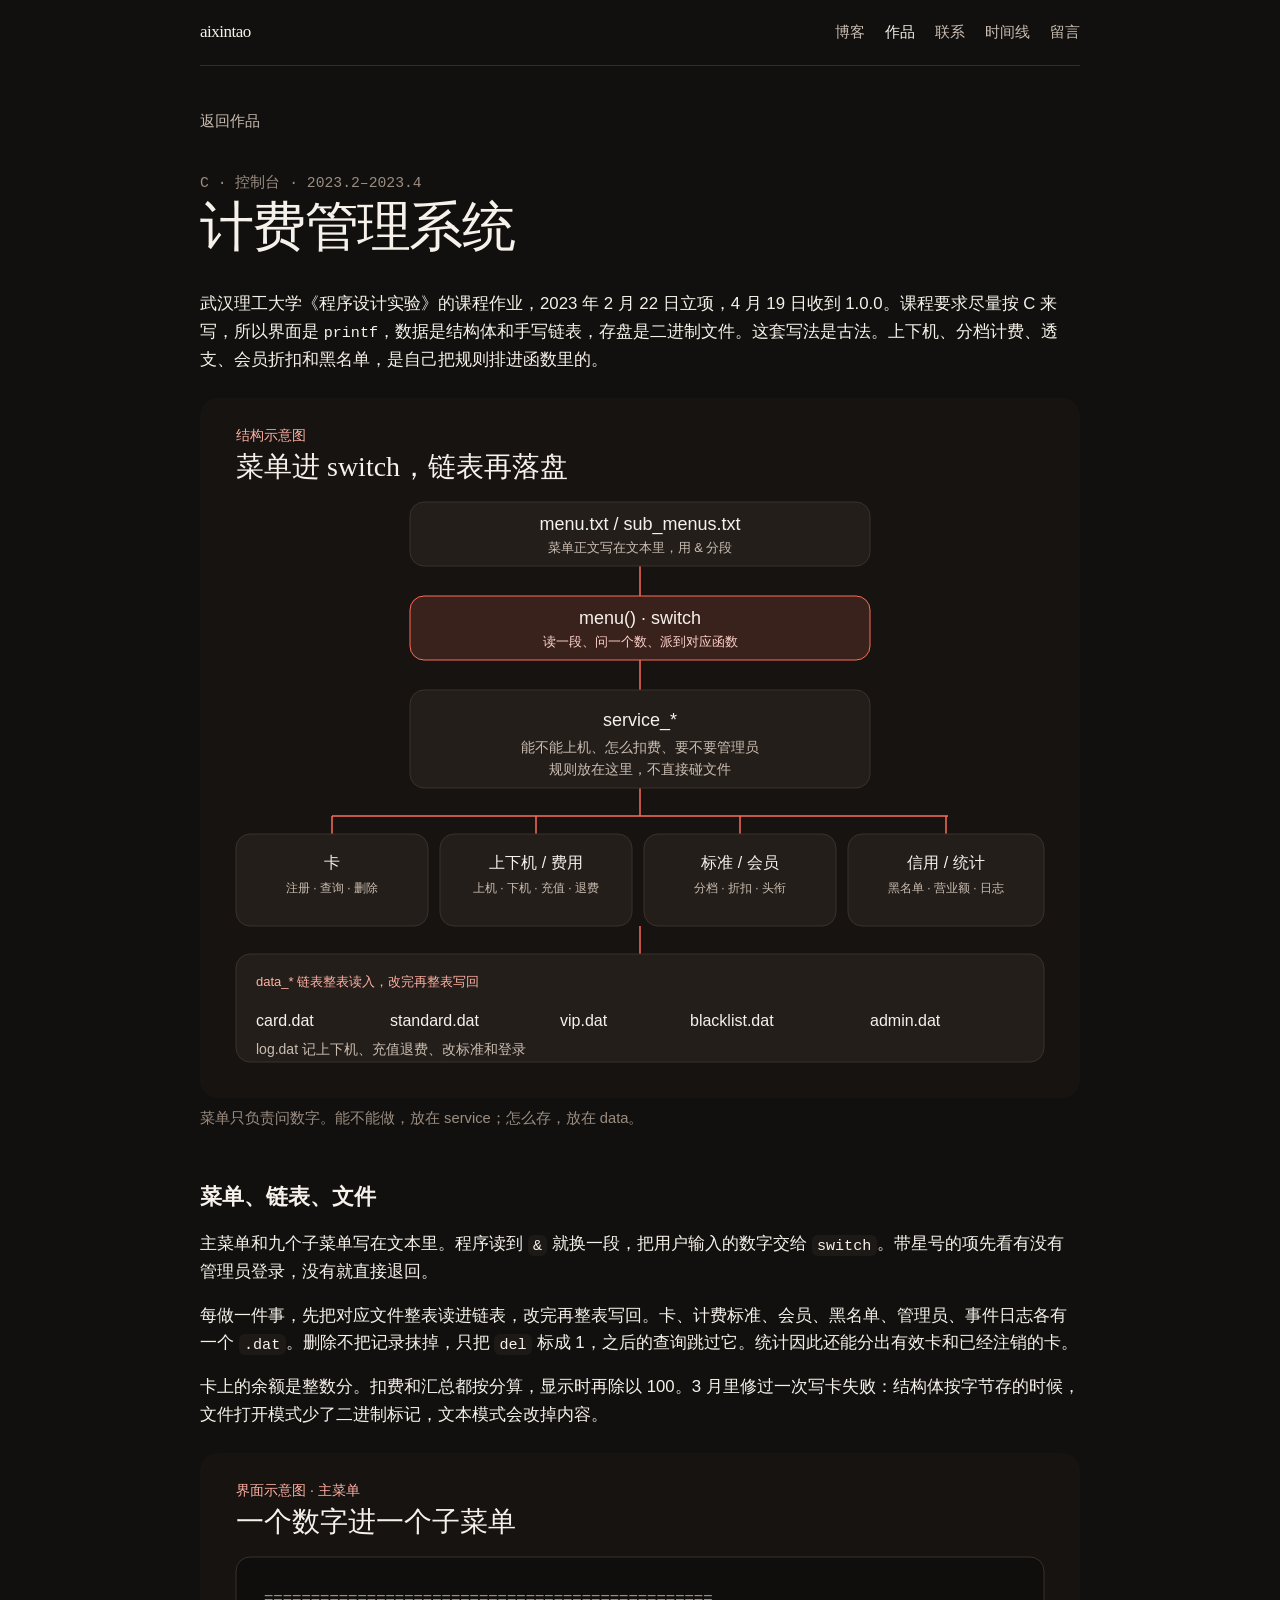
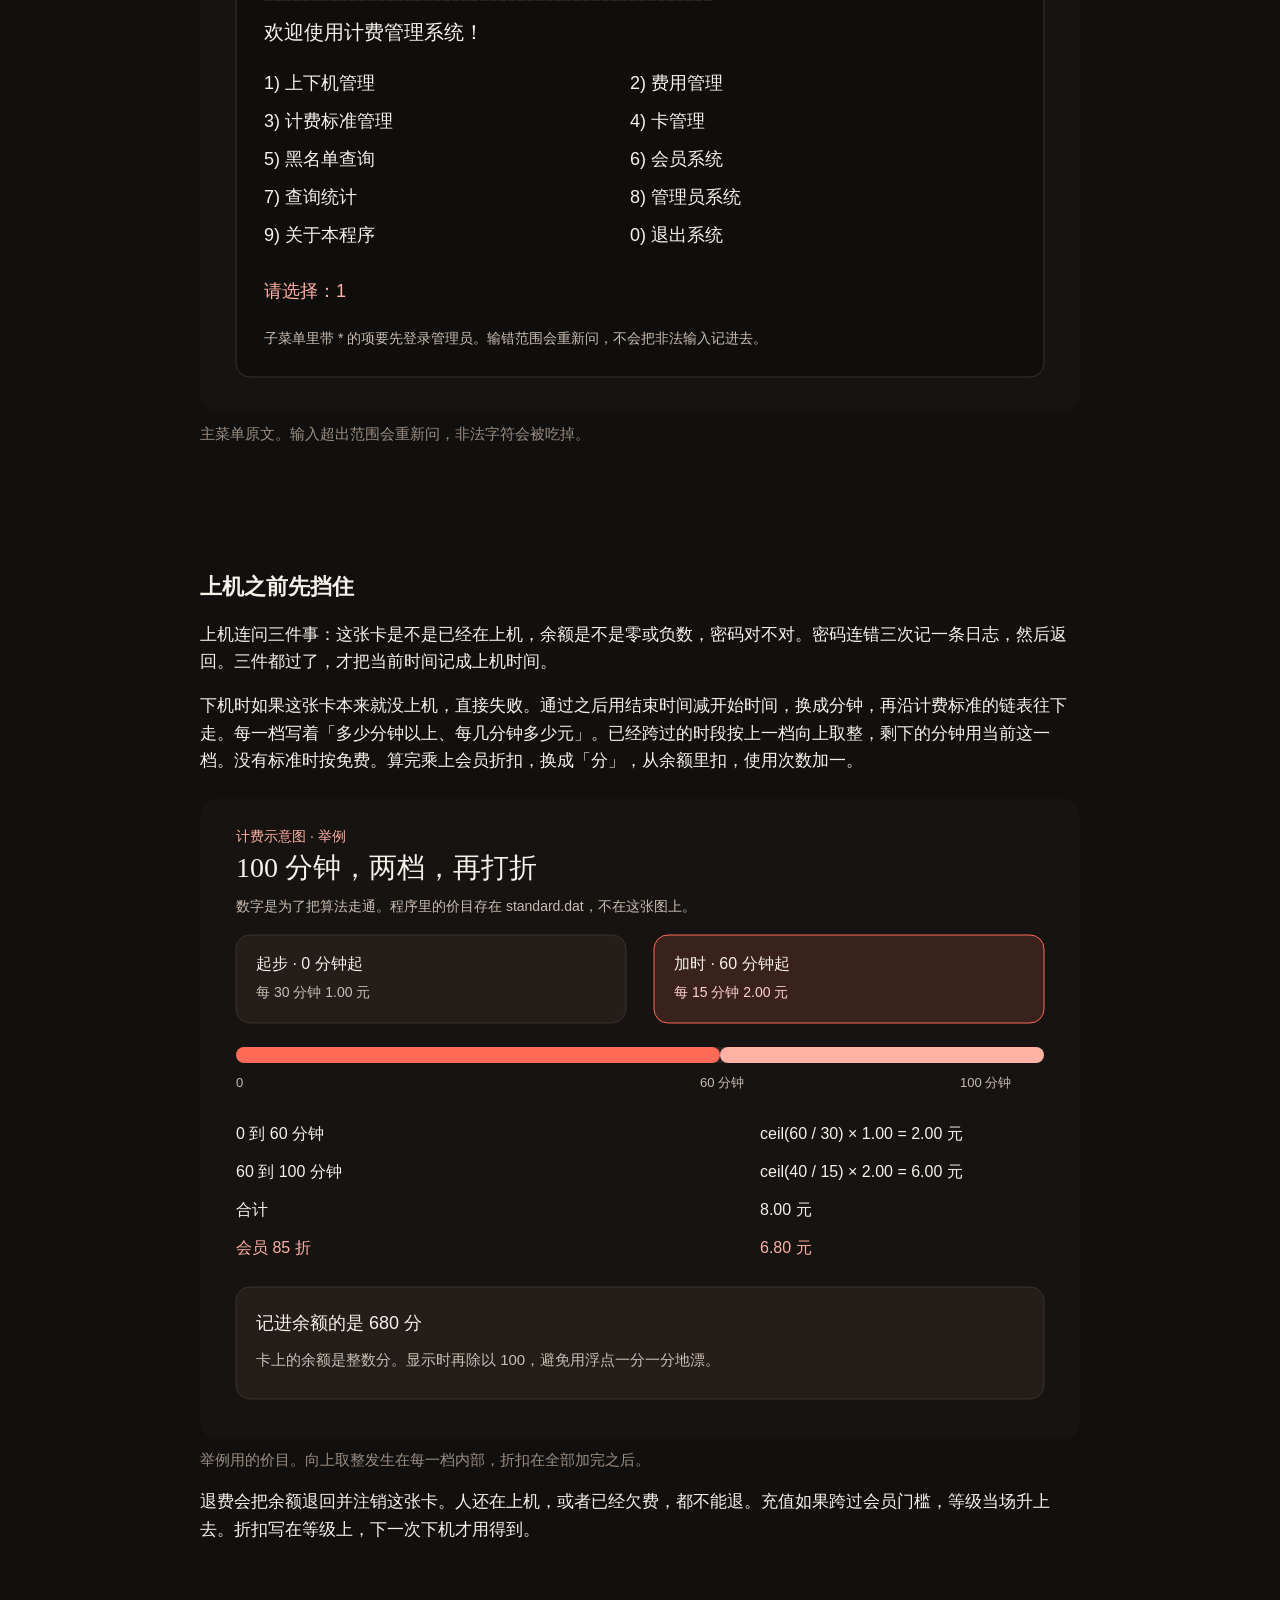
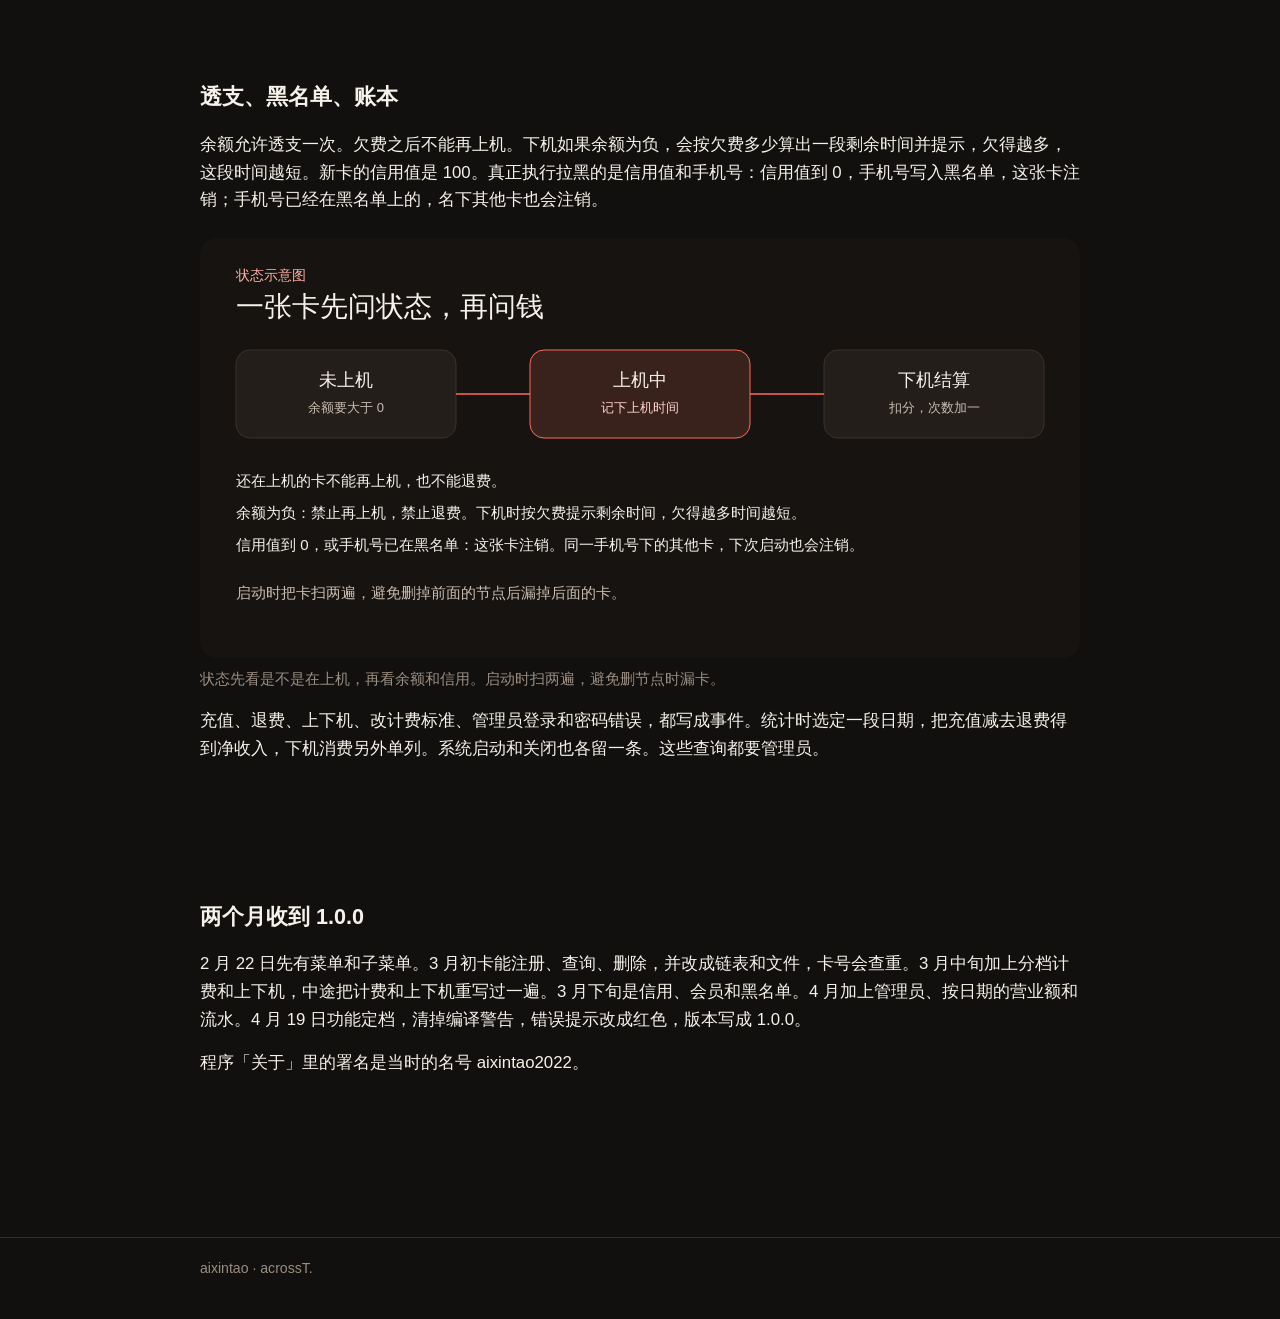
<file: works/billing.html>
<!DOCTYPE html>
<html lang="zh-CN">
<head>
  <meta charset="utf-8">
  <meta name="viewport" content="width=device-width, initial-scale=1">
  <title>计费管理系统 · aixintao</title>
  <meta name="description" content="2023 年春的 C 语言课程作业。控制台菜单、链表和二进制文件，把上下机、分档计费和黑名单串成一套规则。">
  <meta name="theme-color" content="#12100e">
  <link rel="icon" href="/avatars/favicon.png">
  <link rel="stylesheet" href="/style.css">
</head>
<body class="page">
  <header class="wrap">
    <nav class="nav" aria-label="页面">
      <a class="brand" href="/#top">aixintao</a>
      <ul class="nav-links">
        <li><a href="/blog/">博客</a></li>
        <li><a href="/#works" aria-current="page">作品</a></li>
        <li><a href="/#contact">联系</a></li>
        <li><a href="/#names">时间线</a></li>
        <li><a href="/#guestbook">留言</a></li>
      </ul>
    </nav>
  </header>
  <main class="wrap page-main">
    <a class="back" href="/#works">返回作品</a>
    <p class="article-meta">C · 控制台 · 2023.2–2023.4</p>
    <h1>计费管理系统</h1>
    <p class="prose">武汉理工大学《程序设计实验》的课程作业，2023 年 2 月 22 日立项，4 月 19 日收到 1.0.0。课程要求尽量按 C 来写，所以界面是 <code>printf</code>，数据是结构体和手写链表，存盘是二进制文件。这套写法是古法。上下机、分档计费、透支、会员折扣和黑名单，是自己把规则排进函数里的。</p>

    <figure class="shot">
      <img src="/works/billing/structure.svg" alt="从菜单文本经过 switch 和业务函数，进入链表，再写入多个 dat 文件">
      <figcaption>菜单只负责问数字。能不能做，放在 service；怎么存，放在 data。</figcaption>
    </figure>

    <section class="prose" aria-labelledby="base-title">
      <h2 id="base-title">菜单、链表、文件</h2>
      <p>主菜单和九个子菜单写在文本里。程序读到 <code>&amp;</code> 就换一段，把用户输入的数字交给 <code>switch</code>。带星号的项先看有没有管理员登录，没有就直接退回。</p>
      <p>每做一件事，先把对应文件整表读进链表，改完再整表写回。卡、计费标准、会员、黑名单、管理员、事件日志各有一个 <code>.dat</code>。删除不把记录抹掉，只把 <code>del</code> 标成 1，之后的查询跳过它。统计因此还能分出有效卡和已经注销的卡。</p>
      <p>卡上的余额是整数分。扣费和汇总都按分算，显示时再除以 100。3 月里修过一次写卡失败：结构体按字节存的时候，文件打开模式少了二进制标记，文本模式会改掉内容。</p>
      <figure class="shot">
        <img src="/works/billing/console.svg" alt="主菜单列出上下机、费用、计费标准、卡、黑名单、会员、统计、管理员和退出">
        <figcaption>主菜单原文。输入超出范围会重新问，非法字符会被吃掉。</figcaption>
      </figure>
    </section>

    <section class="prose" aria-labelledby="flow-title">
      <h2 id="flow-title">上机之前先挡住</h2>
      <p>上机连问三件事：这张卡是不是已经在上机，余额是不是零或负数，密码对不对。密码连错三次记一条日志，然后返回。三件都过了，才把当前时间记成上机时间。</p>
      <p>下机时如果这张卡本来就没上机，直接失败。通过之后用结束时间减开始时间，换成分钟，再沿计费标准的链表往下走。每一档写着「多少分钟以上、每几分钟多少元」。已经跨过的时段按上一档向上取整，剩下的分钟用当前这一档。没有标准时按免费。算完乘上会员折扣，换成「分」，从余额里扣，使用次数加一。</p>
      <figure class="shot">
        <img src="/works/billing/billing.svg" alt="100 分钟拆成 60 分钟和 40 分钟两段计费，八五折后记成 680 分">
        <figcaption>举例用的价目。向上取整发生在每一档内部，折扣在全部加完之后。</figcaption>
      </figure>
      <p>退费会把余额退回并注销这张卡。人还在上机，或者已经欠费，都不能退。充值如果跨过会员门槛，等级当场升上去。折扣写在等级上，下一次下机才用得到。</p>
    </section>

    <section class="prose" aria-labelledby="credit-title">
      <h2 id="credit-title">透支、黑名单、账本</h2>
      <p>余额允许透支一次。欠费之后不能再上机。下机如果余额为负，会按欠费多少算出一段剩余时间并提示，欠得越多，这段时间越短。新卡的信用值是 100。真正执行拉黑的是信用值和手机号：信用值到 0，手机号写入黑名单，这张卡注销；手机号已经在黑名单上的，名下其他卡也会注销。</p>
      <figure class="shot">
        <img src="/works/billing/states.svg" alt="卡从未上机进入上机中，下机结算后回到未上机；欠费和黑名单各自拦住后续操作">
        <figcaption>状态先看是不是在上机，再看余额和信用。启动时扫两遍，避免删节点时漏卡。</figcaption>
      </figure>
      <p>充值、退费、上下机、改计费标准、管理员登录和密码错误，都写成事件。统计时选定一段日期，把充值减去退费得到净收入，下机消费另外单列。系统启动和关闭也各留一条。这些查询都要管理员。</p>
    </section>

    <section class="prose" aria-labelledby="ver-title">
      <h2 id="ver-title">两个月收到 1.0.0</h2>
      <p>2 月 22 日先有菜单和子菜单。3 月初卡能注册、查询、删除，并改成链表和文件，卡号会查重。3 月中旬加上分档计费和上下机，中途把计费和上下机重写过一遍。3 月下旬是信用、会员和黑名单。4 月加上管理员、按日期的营业额和流水。4 月 19 日功能定档，清掉编译警告，错误提示改成红色，版本写成 1.0.0。</p>
      <p>程序「关于」里的署名是当时的名号 aixintao2022。</p>
    </section>
  </main>
  <footer>
    <div class="wrap">aixintao · acrossT.</div>
  </footer>
</body>
</html>
</file>
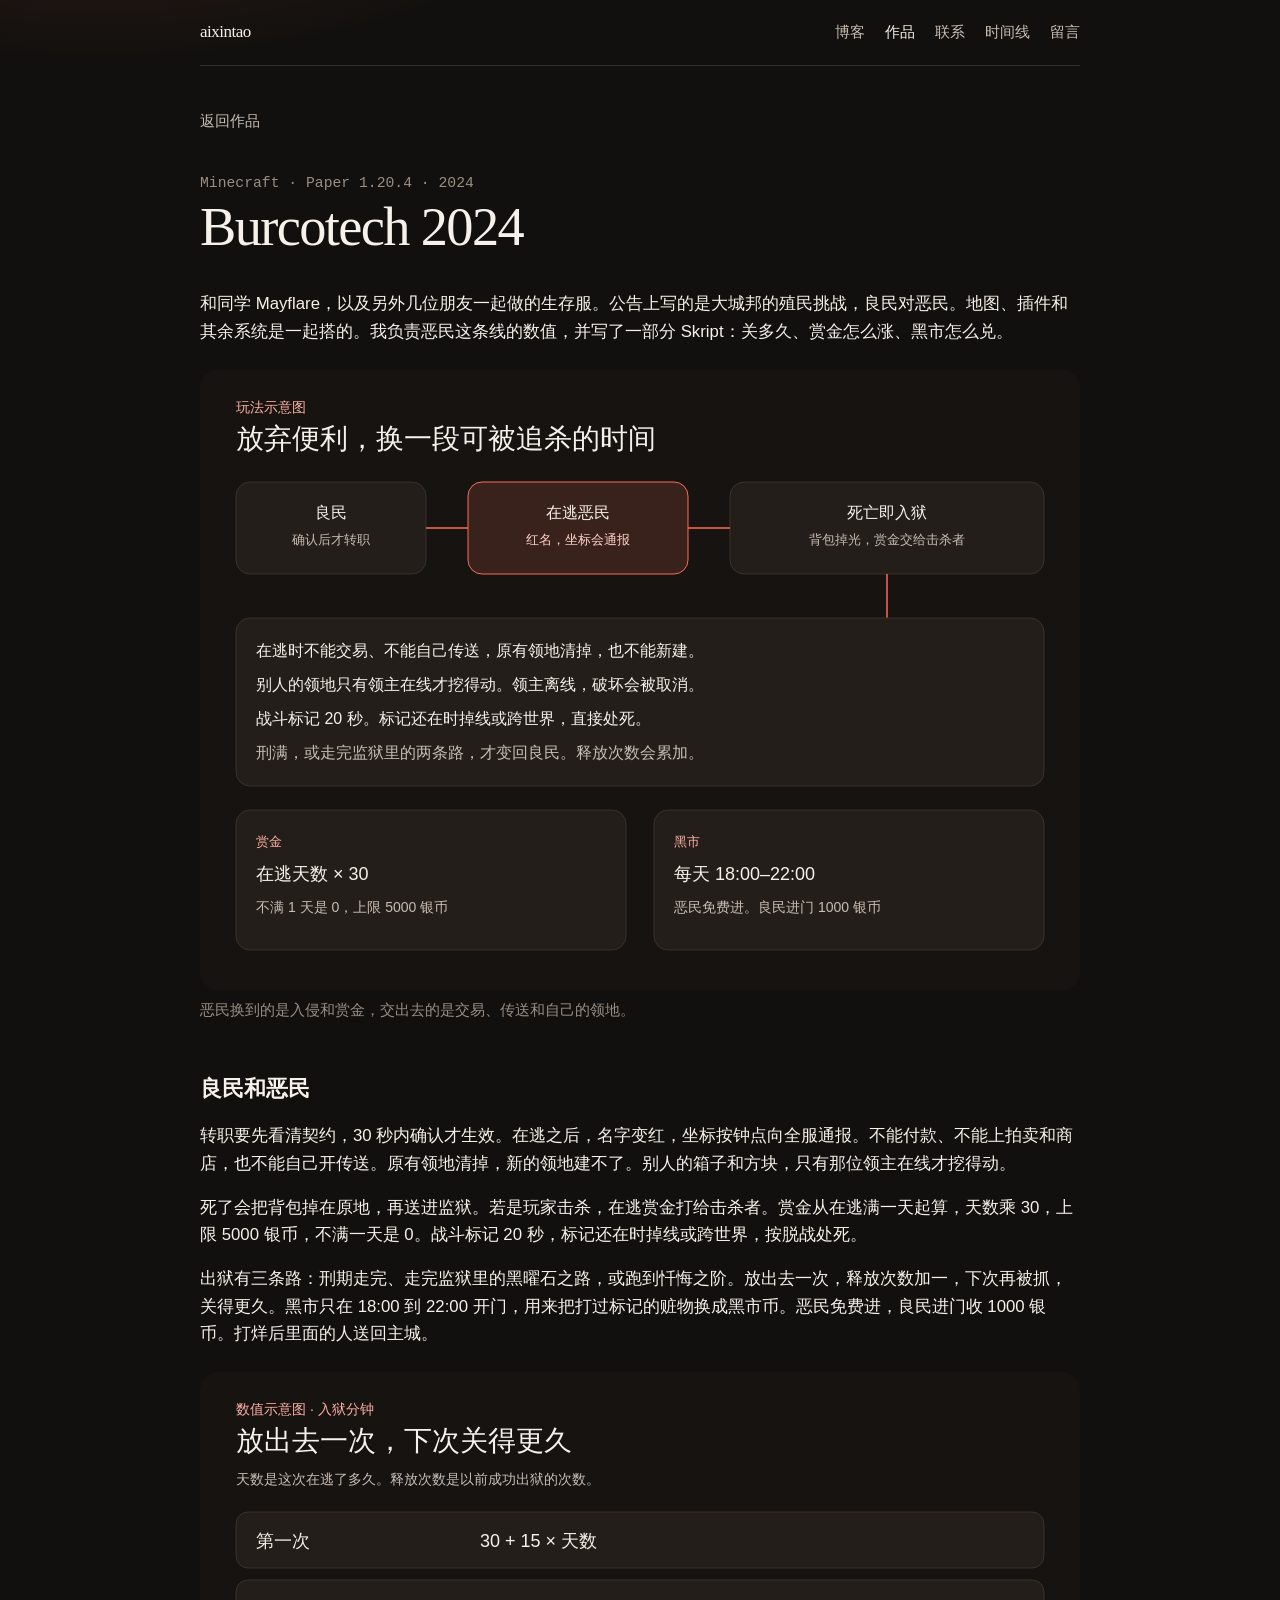
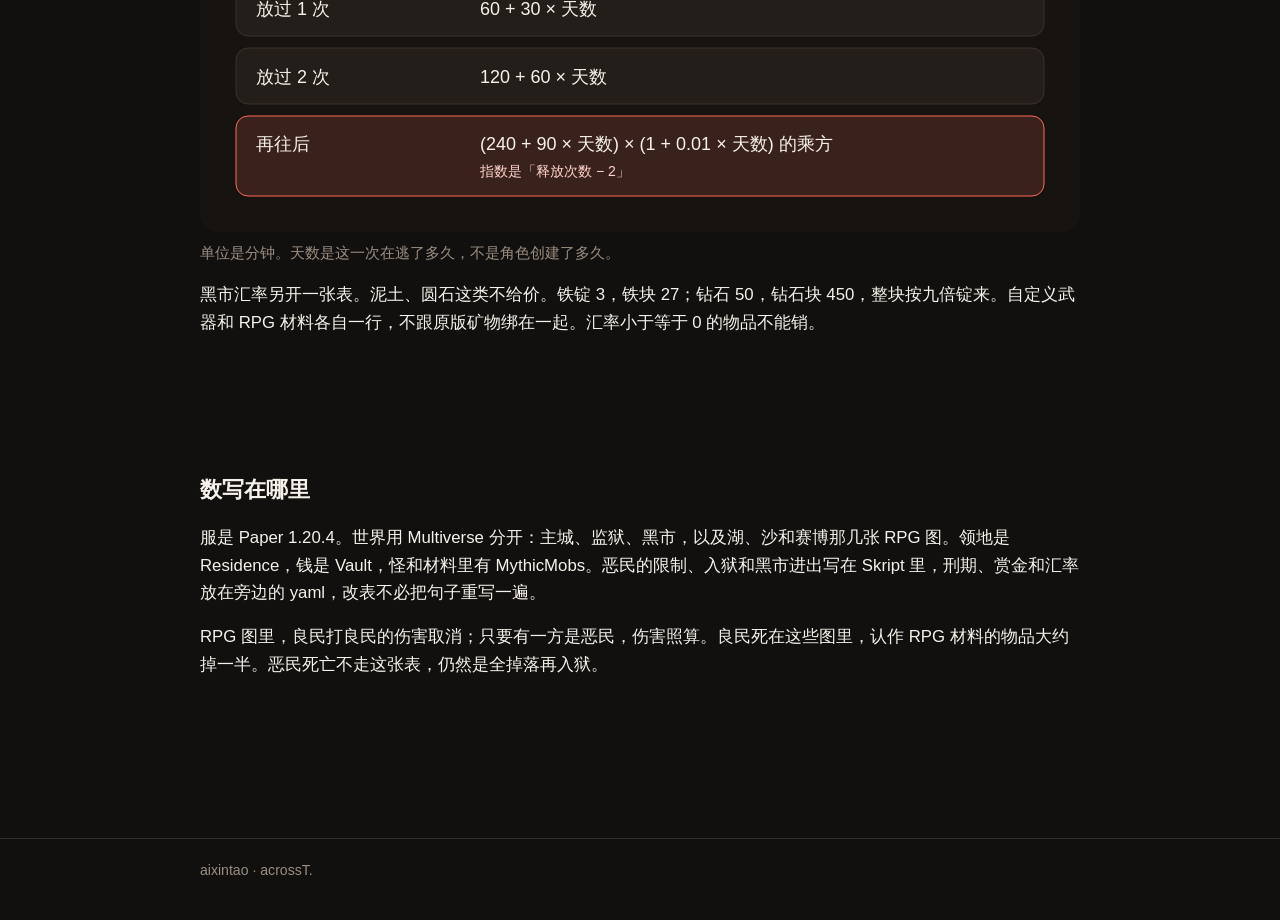
<file: works/burcotech.html>
<!DOCTYPE html>
<html lang="zh-CN">
<head>
  <meta charset="utf-8">
  <meta name="viewport" content="width=device-width, initial-scale=1">
  <title>Burcotech 2024 · aixintao</title>
  <meta name="description" content="2024 年和 Mayflare 及朋友们一起做的 Minecraft 生存服。我负责恶民的数值，并写了一部分 Skript。">
  <meta name="theme-color" content="#12100e">
  <link rel="icon" href="/avatars/favicon.png">
  <link rel="stylesheet" href="/style.css">
</head>
<body class="page">
  <header class="wrap">
    <nav class="nav" aria-label="页面">
      <a class="brand" href="/#top">aixintao</a>
      <ul class="nav-links">
        <li><a href="/blog/">博客</a></li>
        <li><a href="/#works" aria-current="page">作品</a></li>
        <li><a href="/#contact">联系</a></li>
        <li><a href="/#names">时间线</a></li>
        <li><a href="/#guestbook">留言</a></li>
      </ul>
    </nav>
  </header>
  <main class="wrap page-main">
    <a class="back" href="/#works">返回作品</a>
    <p class="article-meta">Minecraft · Paper 1.20.4 · 2024</p>
    <h1>Burcotech 2024</h1>
    <p class="prose">和同学 Mayflare，以及另外几位朋友一起做的生存服。公告上写的是大城邦的殖民挑战，良民对恶民。地图、插件和其余系统是一起搭的。我负责恶民这条线的数值，并写了一部分 Skript：关多久、赏金怎么涨、黑市怎么兑。</p>

    <figure class="shot">
      <img src="/works/burcotech/loop.svg" alt="从良民确认成为在逃恶民，死亡后入狱；赏金按在逃天数计算，黑市每天傍晚开放">
      <figcaption>恶民换到的是入侵和赏金，交出去的是交易、传送和自己的领地。</figcaption>
    </figure>

    <section class="prose" aria-labelledby="loop-title">
      <h2 id="loop-title">良民和恶民</h2>
      <p>转职要先看清契约，30 秒内确认才生效。在逃之后，名字变红，坐标按钟点向全服通报。不能付款、不能上拍卖和商店，也不能自己开传送。原有领地清掉，新的领地建不了。别人的箱子和方块，只有那位领主在线才挖得动。</p>
      <p>死了会把背包掉在原地，再送进监狱。若是玩家击杀，在逃赏金打给击杀者。赏金从在逃满一天起算，天数乘 30，上限 5000 银币，不满一天是 0。战斗标记 20 秒，标记还在时掉线或跨世界，按脱战处死。</p>
      <p>出狱有三条路：刑期走完、走完监狱里的黑曜石之路，或跑到忏悔之阶。放出去一次，释放次数加一，下次再被抓，关得更久。黑市只在 18:00 到 22:00 开门，用来把打过标记的赃物换成黑市币。恶民免费进，良民进门收 1000 银币。打烊后里面的人送回主城。</p>
      <figure class="shot">
        <img src="/works/burcotech/sentence.svg" alt="第一次入狱是 30 加 15 乘天数，放过一次和两次之后底数翻倍，再往后按天数连乘">
        <figcaption>单位是分钟。天数是这一次在逃了多久，不是角色创建了多久。</figcaption>
      </figure>
      <p>黑市汇率另开一张表。泥土、圆石这类不给价。铁锭 3，铁块 27；钻石 50，钻石块 450，整块按九倍锭来。自定义武器和 RPG 材料各自一行，不跟原版矿物绑在一起。汇率小于等于 0 的物品不能销。</p>
    </section>

    <section class="prose" aria-labelledby="stack-title">
      <h2 id="stack-title">数写在哪里</h2>
      <p>服是 Paper 1.20.4。世界用 Multiverse 分开：主城、监狱、黑市，以及湖、沙和赛博那几张 RPG 图。领地是 Residence，钱是 Vault，怪和材料里有 MythicMobs。恶民的限制、入狱和黑市进出写在 Skript 里，刑期、赏金和汇率放在旁边的 yaml，改表不必把句子重写一遍。</p>
      <p>RPG 图里，良民打良民的伤害取消；只要有一方是恶民，伤害照算。良民死在这些图里，认作 RPG 材料的物品大约掉一半。恶民死亡不走这张表，仍然是全掉落再入狱。</p>
    </section>
  </main>
  <footer>
    <div class="wrap">aixintao · acrossT.</div>
  </footer>
</body>
</html>
</file>
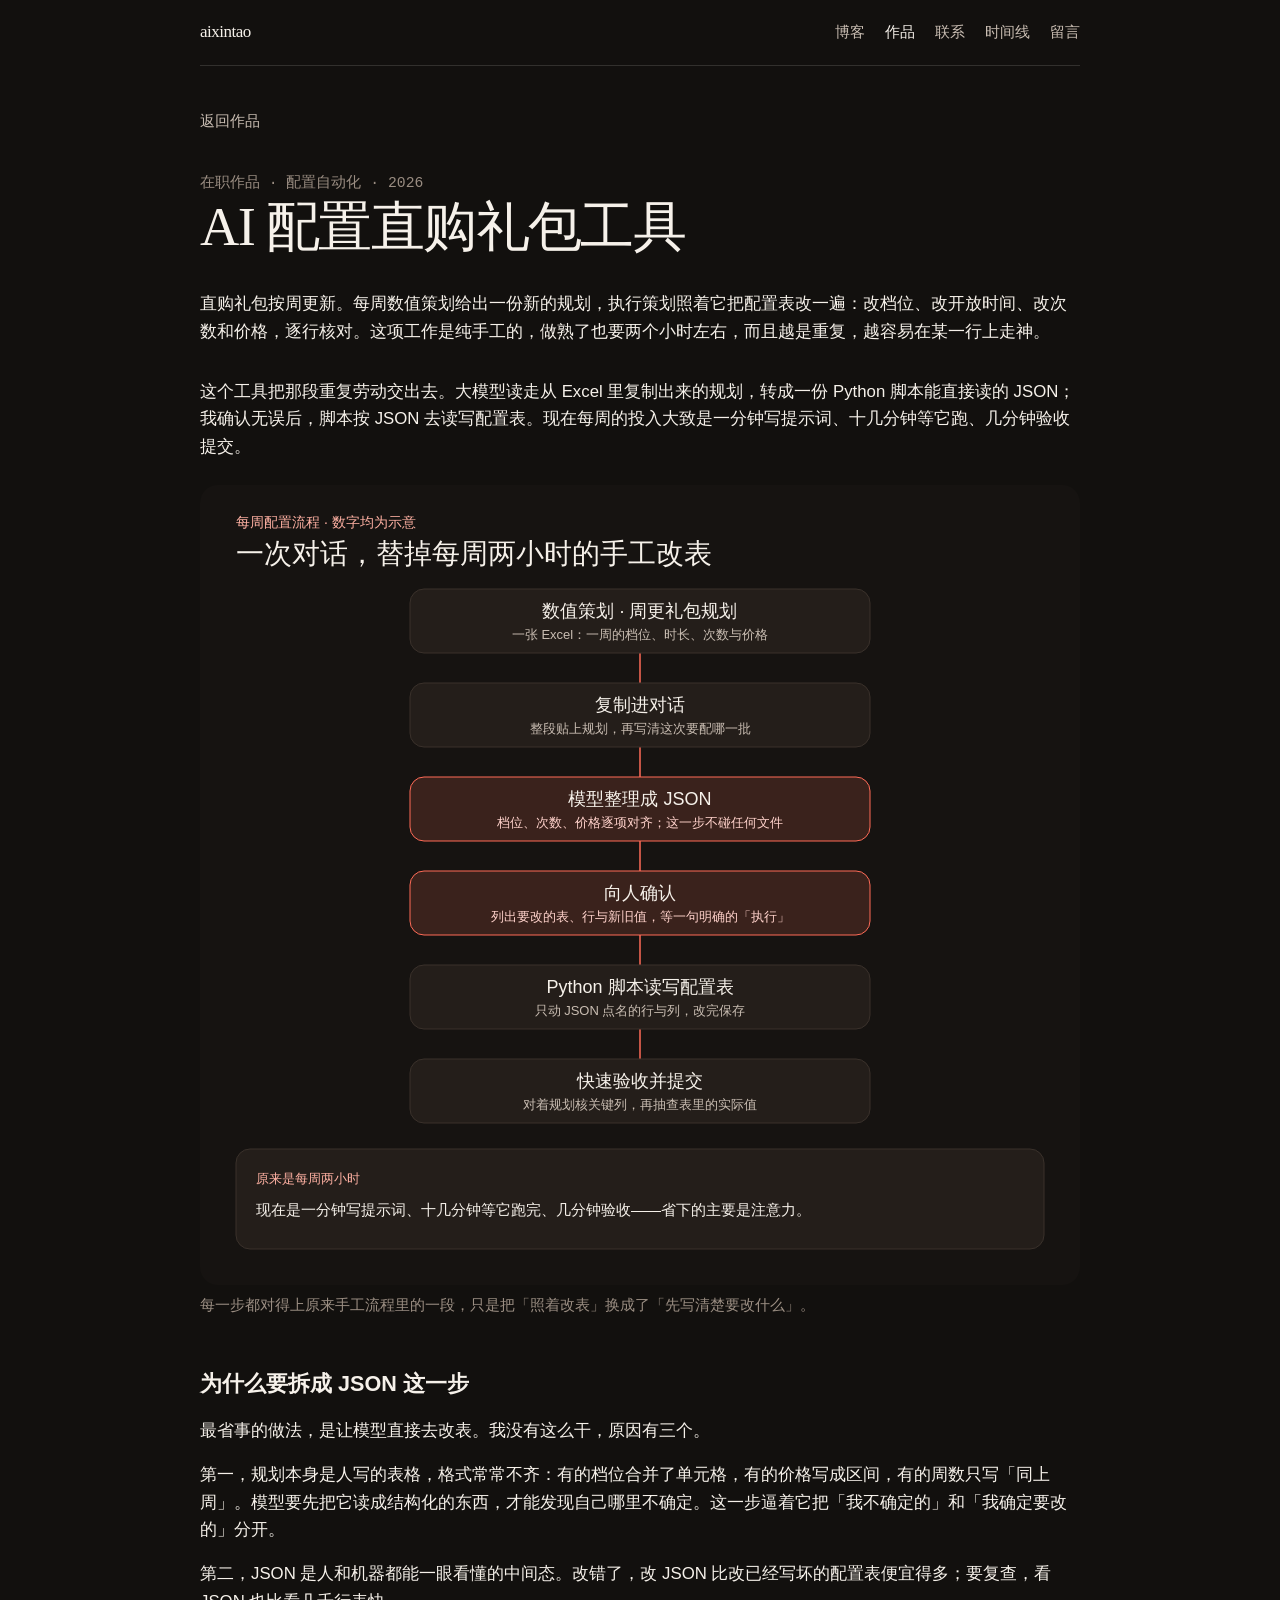
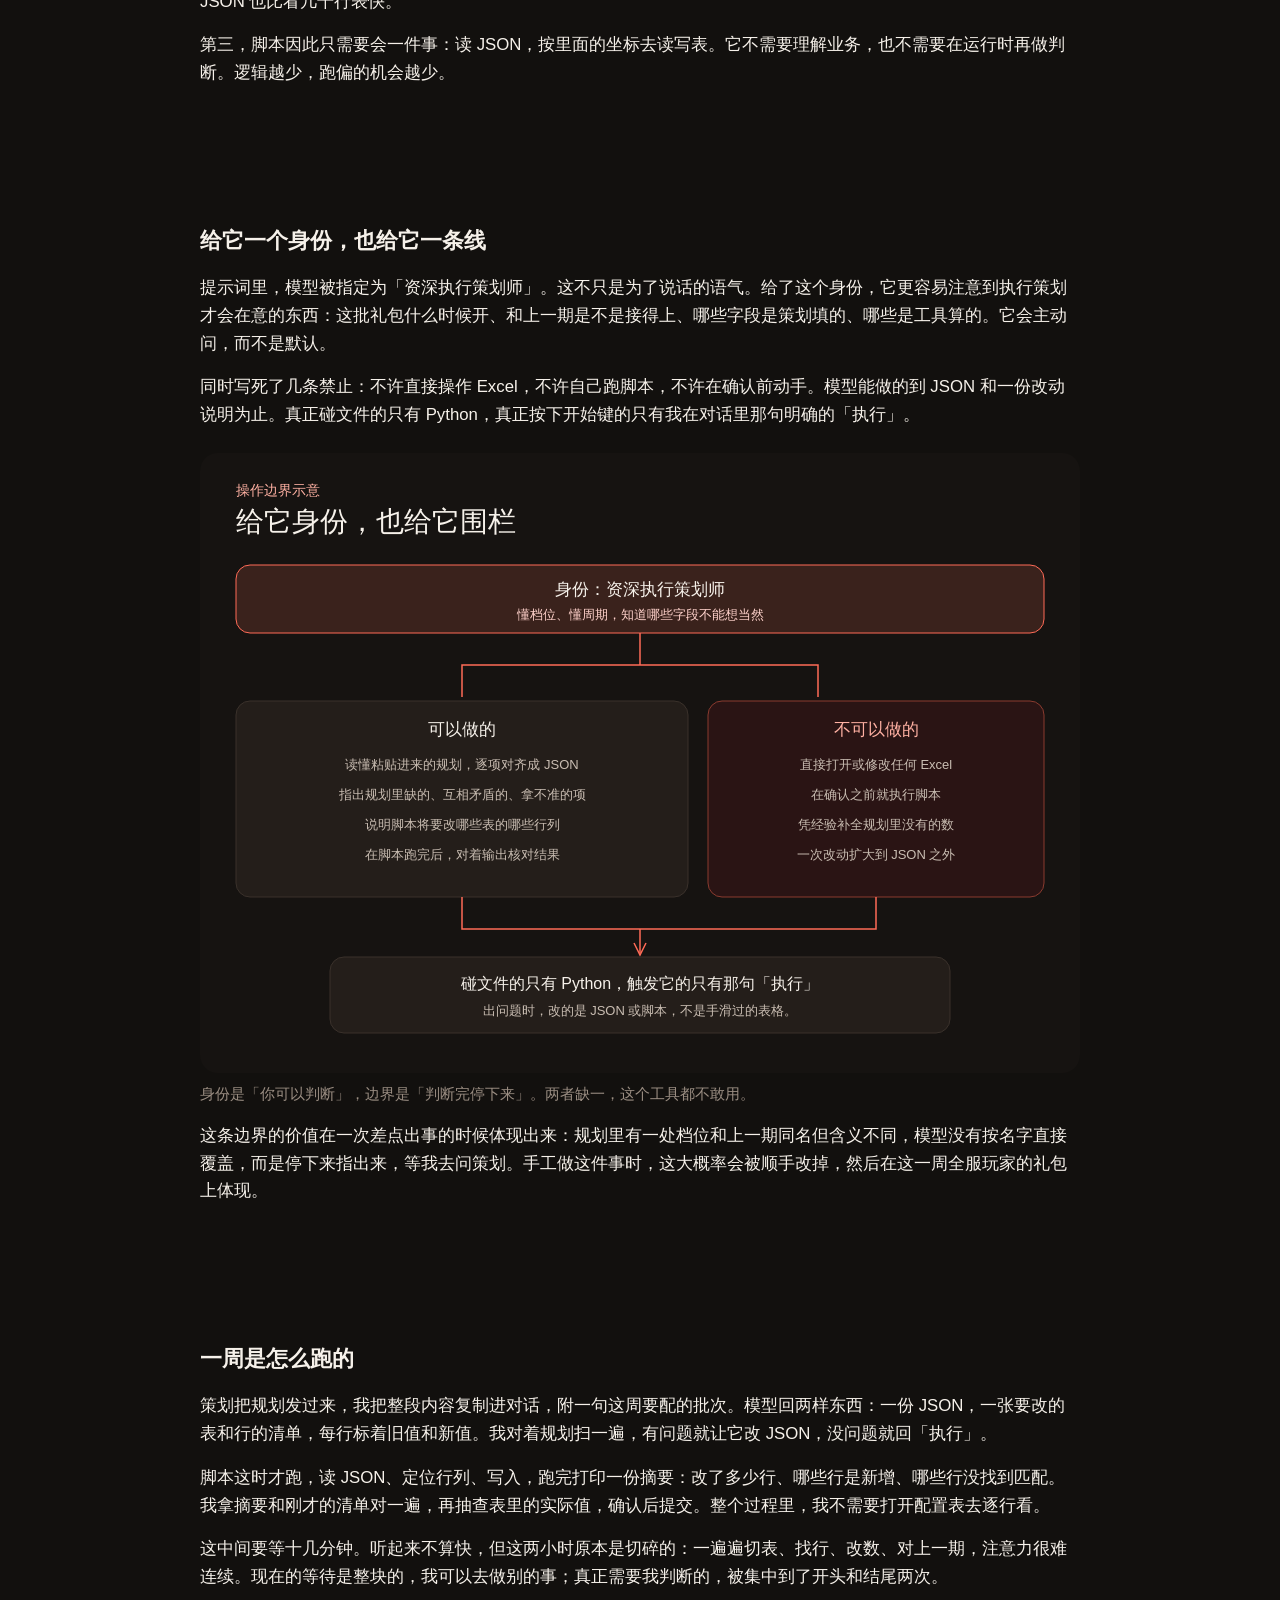
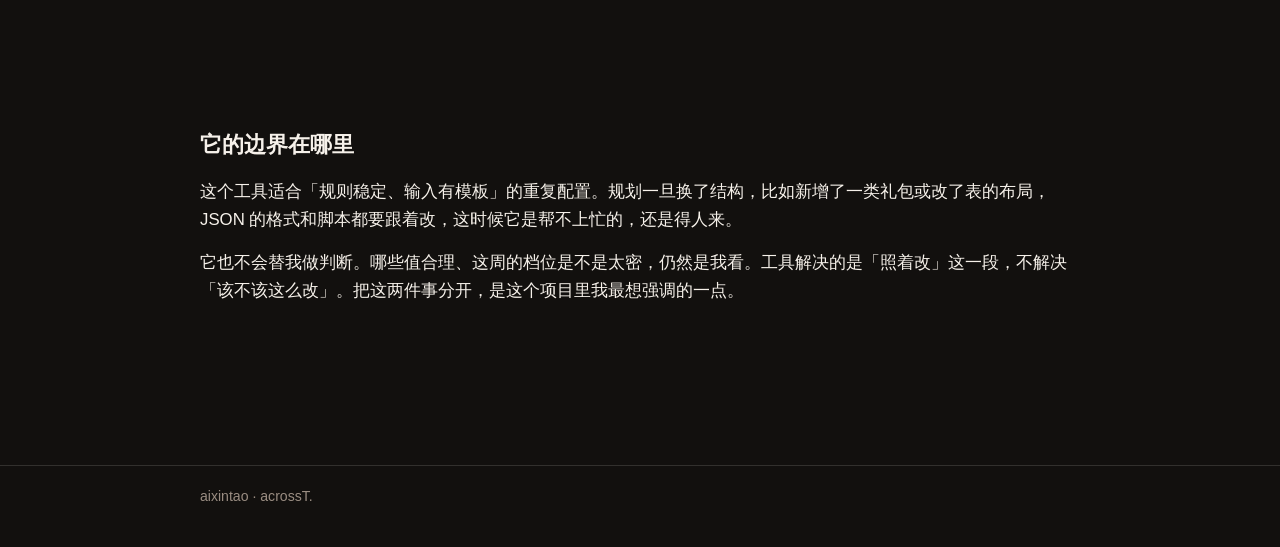
<file: works/gift-pack.html>
<!DOCTYPE html>
<html lang="zh-CN">
<head>
  <meta charset="utf-8">
  <meta name="viewport" content="width=device-width, initial-scale=1">
  <title>AI 配置直购礼包工具 · aixintao</title>
  <meta name="description" content="在职作品：把数值策划的周更礼包规划交给大模型，整理成 JSON，确认后由 Python 脚本读写配置表。每周两小时的配置压到一分钟提示词加十几分钟等待，再快速验收。">
  <meta name="theme-color" content="#12100e">
  <link rel="icon" href="/avatars/favicon.png">
  <link rel="stylesheet" href="/style.css">
</head>
<body class="page">
  <header class="wrap">
    <nav class="nav" aria-label="页面">
      <a class="brand" href="/#top">aixintao</a>
      <ul class="nav-links">
        <li><a href="/blog/">博客</a></li>
        <li><a href="/#works" aria-current="page">作品</a></li>
        <li><a href="/#contact">联系</a></li>
        <li><a href="/#names">时间线</a></li>
        <li><a href="/#guestbook">留言</a></li>
      </ul>
    </nav>
  </header>
  <main class="wrap page-main">
    <a class="back" href="/#works">返回作品</a>
    <p class="article-meta">在职作品 · 配置自动化 · 2026</p>
    <h1>AI 配置直购礼包工具</h1>
    <p class="prose">直购礼包按周更新。每周数值策划给出一份新的规划，执行策划照着它把配置表改一遍：改档位、改开放时间、改次数和价格，逐行核对。这项工作是纯手工的，做熟了也要两个小时左右，而且越是重复，越容易在某一行上走神。</p>
    <p class="prose">这个工具把那段重复劳动交出去。大模型读走从 Excel 里复制出来的规划，转成一份 Python 脚本能直接读的 JSON；我确认无误后，脚本按 JSON 去读写配置表。现在每周的投入大致是一分钟写提示词、十几分钟等它跑、几分钟验收提交。</p>

    <figure class="shot">
      <img src="/works/gift-pack/flow.svg" alt="示意图：策划给的规划复制进对话，模型整理成 JSON，向人确认后由 Python 脚本读写配置表，最后人工验收">
      <figcaption>每一步都对得上原来手工流程里的一段，只是把「照着改表」换成了「先写清楚要改什么」。</figcaption>
    </figure>

    <section class="prose" aria-labelledby="why-title">
      <h2 id="why-title">为什么要拆成 JSON 这一步</h2>
      <p>最省事的做法，是让模型直接去改表。我没有这么干，原因有三个。</p>
      <p>第一，规划本身是人写的表格，格式常常不齐：有的档位合并了单元格，有的价格写成区间，有的周数只写「同上周」。模型要先把它读成结构化的东西，才能发现自己哪里不确定。这一步逼着它把「我不确定的」和「我确定要改的」分开。</p>
      <p>第二，JSON 是人和机器都能一眼看懂的中间态。改错了，改 JSON 比改已经写坏的配置表便宜得多；要复查，看 JSON 也比看几千行表快。</p>
      <p>第三，脚本因此只需要会一件事：读 JSON，按里面的坐标去读写表。它不需要理解业务，也不需要在运行时再做判断。逻辑越少，跑偏的机会越少。</p>
    </section>

    <section class="prose" aria-labelledby="role-title">
      <h2 id="role-title">给它一个身份，也给它一条线</h2>
      <p>提示词里，模型被指定为「资深执行策划师」。这不只是为了说话的语气。给了这个身份，它更容易注意到执行策划才会在意的东西：这批礼包什么时候开、和上一期是不是接得上、哪些字段是策划填的、哪些是工具算的。它会主动问，而不是默认。</p>
      <p>同时写死了几条禁止：不许直接操作 Excel，不许自己跑脚本，不许在确认前动手。模型能做的到 JSON 和一份改动说明为止。真正碰文件的只有 Python，真正按下开始键的只有我在对话里那句明确的「执行」。</p>
      <figure class="shot">
        <img src="/works/gift-pack/boundary.svg" alt="示意图：模型被指定为资深执行策划师，可以整理、提问、说明改动，不可以直接改表或在确认前执行；只有 Python 碰文件">
        <figcaption>身份是「你可以判断」，边界是「判断完停下来」。两者缺一，这个工具都不敢用。</figcaption>
      </figure>
      <p>这条边界的价值在一次差点出事的时候体现出来：规划里有一处档位和上一期同名但含义不同，模型没有按名字直接覆盖，而是停下来指出来，等我去问策划。手工做这件事时，这大概率会被顺手改掉，然后在这一周全服玩家的礼包上体现。</p>
    </section>

    <section class="prose" aria-labelledby="loop-title">
      <h2 id="loop-title">一周是怎么跑的</h2>
      <p>策划把规划发过来，我把整段内容复制进对话，附一句这周要配的批次。模型回两样东西：一份 JSON，一张要改的表和行的清单，每行标着旧值和新值。我对着规划扫一遍，有问题就让它改 JSON，没问题就回「执行」。</p>
      <p>脚本这时才跑，读 JSON、定位行列、写入，跑完打印一份摘要：改了多少行、哪些行是新增、哪些行没找到匹配。我拿摘要和刚才的清单对一遍，再抽查表里的实际值，确认后提交。整个过程里，我不需要打开配置表去逐行看。</p>
      <p>这中间要等十几分钟。听起来不算快，但这两小时原本是切碎的：一遍遍切表、找行、改数、对上一期，注意力很难连续。现在的等待是整块的，我可以去做别的事；真正需要我判断的，被集中到了开头和结尾两次。</p>
    </section>

    <section class="prose" aria-labelledby="limit-title">
      <h2 id="limit-title">它的边界在哪里</h2>
      <p>这个工具适合「规则稳定、输入有模板」的重复配置。规划一旦换了结构，比如新增了一类礼包或改了表的布局，JSON 的格式和脚本都要跟着改，这时候它是帮不上忙的，还是得人来。</p>
      <p>它也不会替我做判断。哪些值合理、这周的档位是不是太密，仍然是我看。工具解决的是「照着改」这一段，不解决「该不该这么改」。把这两件事分开，是这个项目里我最想强调的一点。</p>
    </section>
  </main>
  <footer>
    <div class="wrap">aixintao · acrossT.</div>
  </footer>
</body>
</html>
</file>
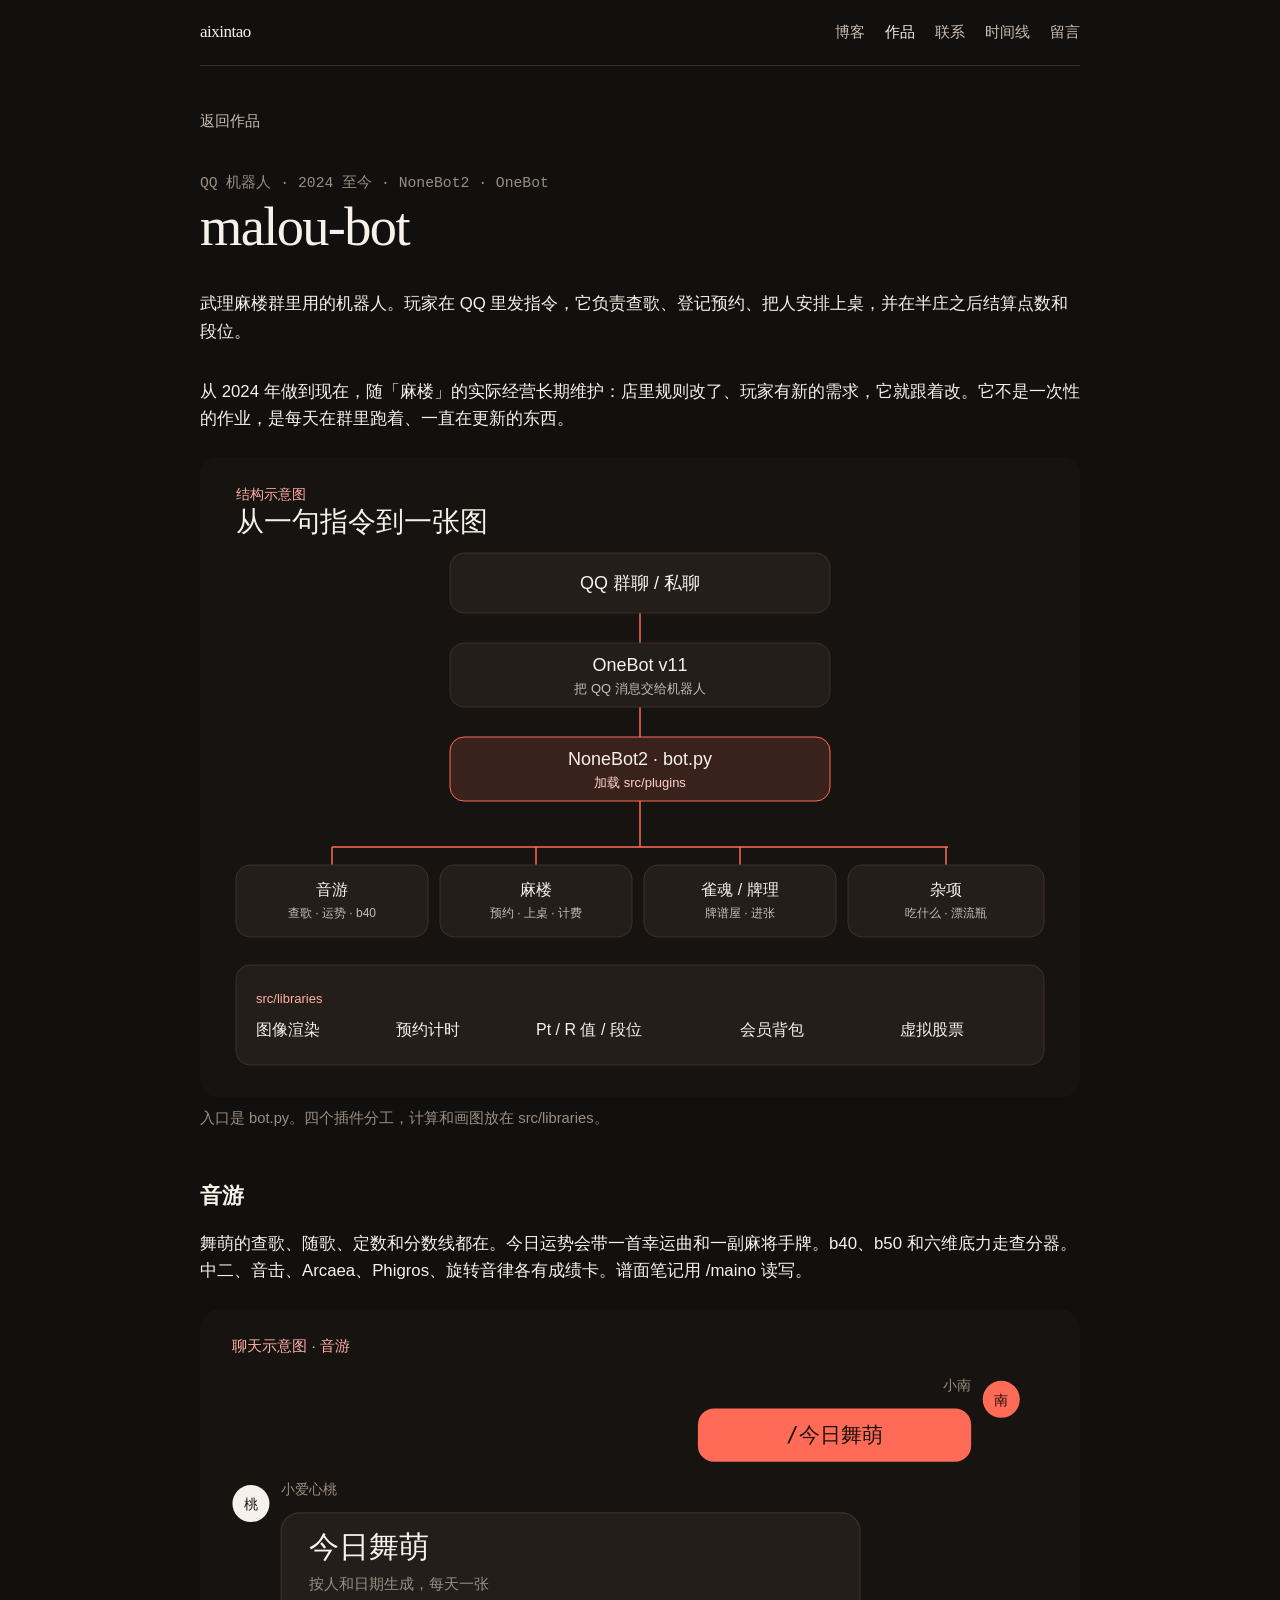
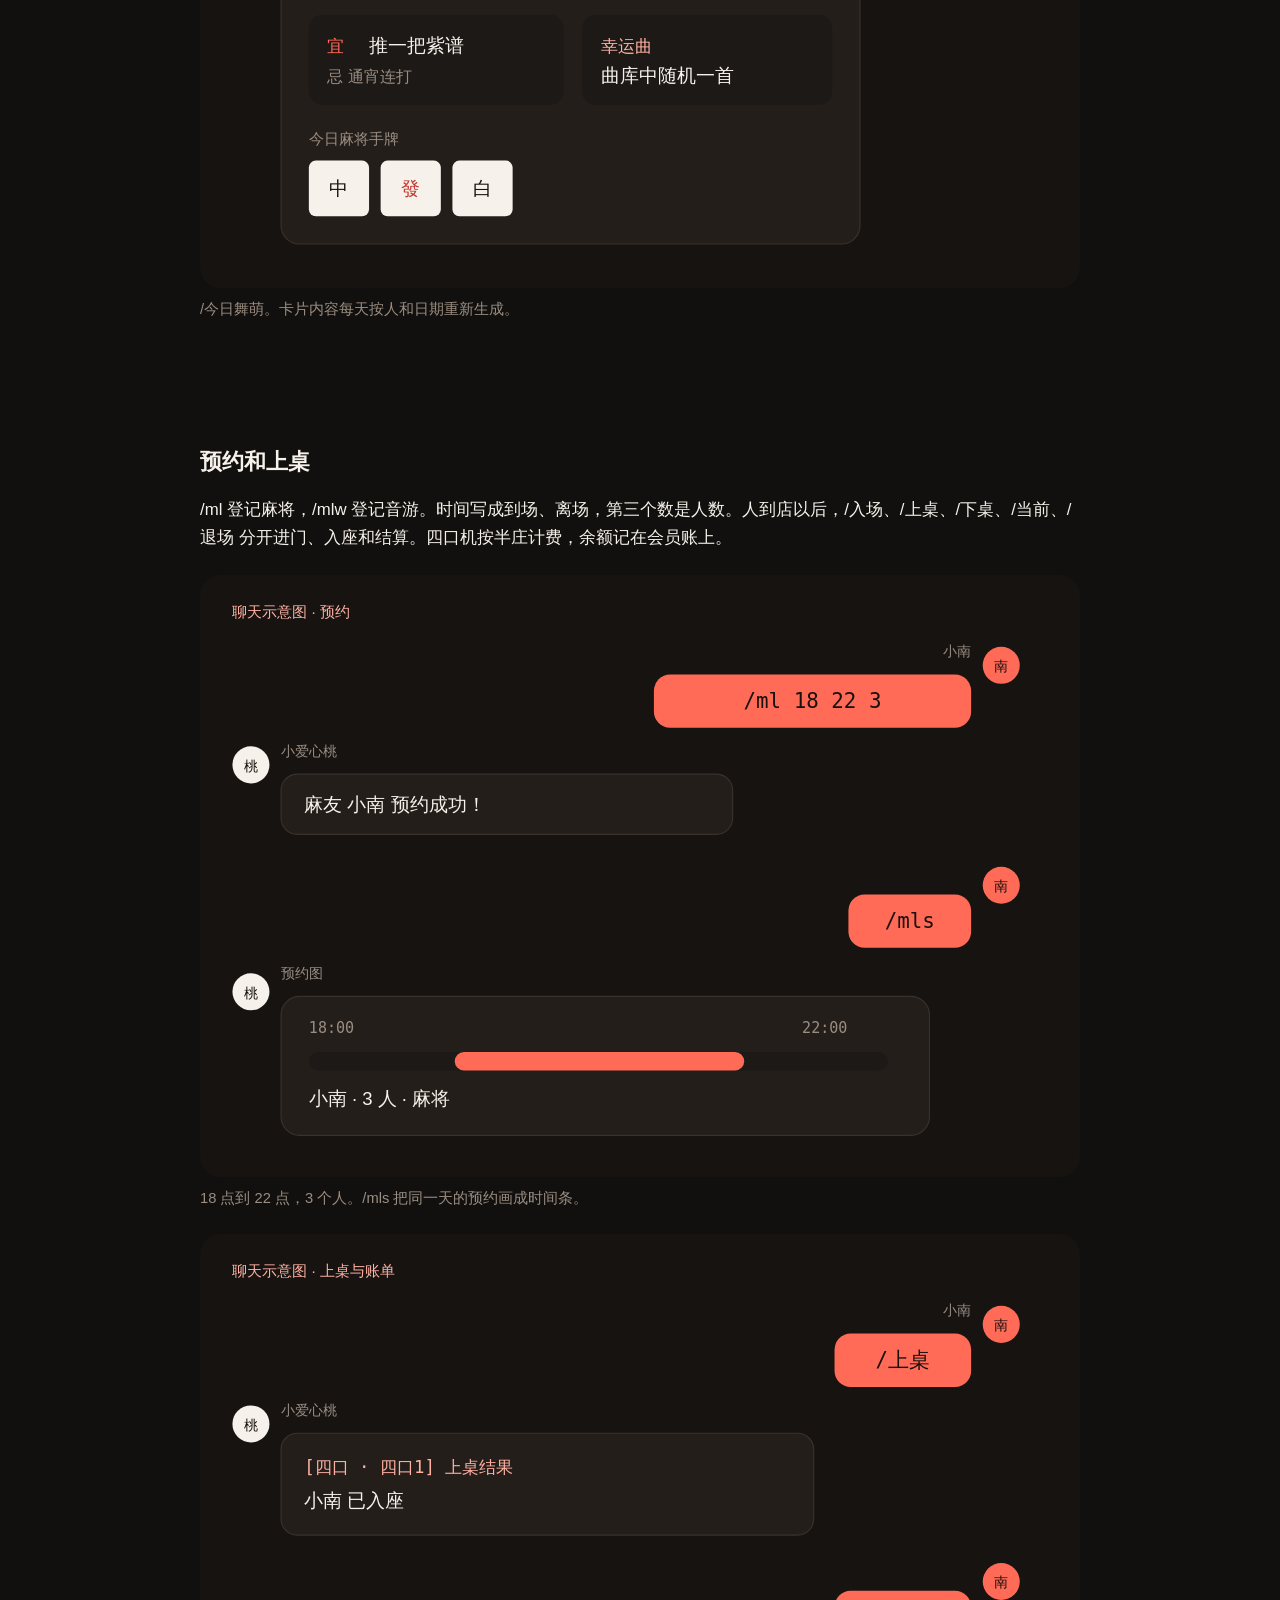
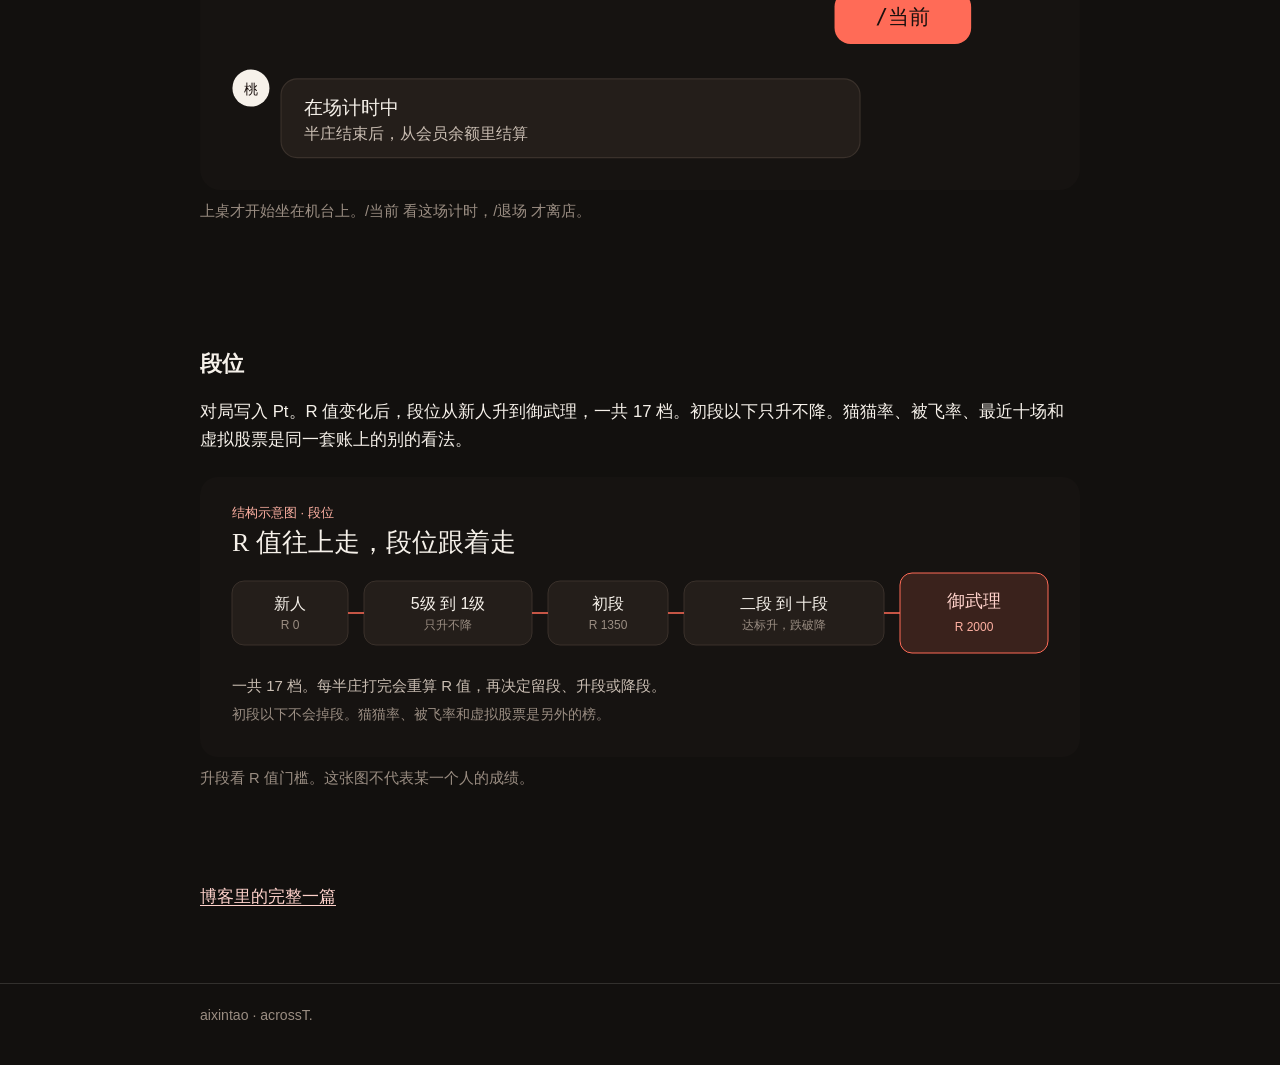
<file: works/malou-bot.html>
<!DOCTYPE html>
<html lang="zh-CN">
<head>
  <meta charset="utf-8">
  <meta name="viewport" content="width=device-width, initial-scale=1">
  <title>malou-bot · aixintao</title>
  <meta name="description" content="武理麻楼的 QQ 机器人。预约、上桌计费、舞萌查歌，以及按 R 值升降的段位。">
  <meta name="theme-color" content="#12100e">
  <link rel="icon" href="/avatars/favicon.png">
  <link rel="stylesheet" href="/style.css">
</head>
<body class="page">
  <header class="wrap">
    <nav class="nav" aria-label="页面">
      <a class="brand" href="/#top">aixintao</a>
      <ul class="nav-links">
        <li><a href="/blog/">博客</a></li>
        <li><a href="/#works" aria-current="page">作品</a></li>
        <li><a href="/#contact">联系</a></li>
        <li><a href="/#names">时间线</a></li>
        <li><a href="/#guestbook">留言</a></li>
      </ul>
    </nav>
  </header>
  <main class="wrap page-main">
    <a class="back" href="/#works">返回作品</a>
    <p class="article-meta">QQ 机器人 · 2024 至今 · NoneBot2 · OneBot</p>
    <h1>malou-bot</h1>
    <p class="prose">武理麻楼群里用的机器人。玩家在 QQ 里发指令，它负责查歌、登记预约、把人安排上桌，并在半庄之后结算点数和段位。</p>
    <p class="prose">从 2024 年做到现在，随「麻楼」的实际经营长期维护：店里规则改了、玩家有新的需求，它就跟着改。它不是一次性的作业，是每天在群里跑着、一直在更新的东西。</p>

    <figure class="shot">
      <img src="/posts/malou/structure.svg" alt="malou-bot 结构：QQ 消息经过 OneBot 和 NoneBot2，分到音游、麻楼、雀魂和杂项">
      <figcaption>入口是 bot.py。四个插件分工，计算和画图放在 src/libraries。</figcaption>
    </figure>

    <section class="prose" aria-labelledby="song-title">
      <h2 id="song-title">音游</h2>
      <p>舞萌的查歌、随歌、定数和分数线都在。今日运势会带一首幸运曲和一副麻将手牌。b40、b50 和六维底力走查分器。中二、音击、Arcaea、Phigros、旋转音律各有成绩卡。谱面笔记用 /maino 读写。</p>
      <figure class="shot">
        <img src="/posts/malou/chat-song.svg" alt="发送 /今日舞萌 后收到运势卡片的示意图">
        <figcaption>/今日舞萌。卡片内容每天按人和日期重新生成。</figcaption>
      </figure>
    </section>

    <section class="prose" aria-labelledby="table-title">
      <h2 id="table-title">预约和上桌</h2>
      <p>/ml 登记麻将，/mlw 登记音游。时间写成到场、离场，第三个数是人数。人到店以后，/入场、/上桌、/下桌、/当前、/退场 分开进门、入座和结算。四口机按半庄计费，余额记在会员账上。</p>
      <figure class="shot">
        <img src="/posts/malou/chat-book.svg" alt="/ml 18 22 3 预约成功，以及预约时间条的示意图">
        <figcaption>18 点到 22 点，3 个人。/mls 把同一天的预约画成时间条。</figcaption>
      </figure>
      <figure class="shot">
        <img src="/posts/malou/chat-table.svg" alt="/上桌 之后查看 /当前 账单的示意图">
        <figcaption>上桌才开始坐在机台上。/当前 看这场计时，/退场 才离店。</figcaption>
      </figure>
    </section>

    <section class="prose" aria-labelledby="rank-title">
      <h2 id="rank-title">段位</h2>
      <p>对局写入 Pt。R 值变化后，段位从新人升到御武理，一共 17 档。初段以下只升不降。猫猫率、被飞率、最近十场和虚拟股票是同一套账上的别的看法。</p>
      <figure class="shot">
        <img src="/posts/malou/rank.svg" alt="段位从新人到御武理的阶梯，初段以下只升不降">
        <figcaption>升段看 R 值门槛。这张图不代表某一个人的成绩。</figcaption>
      </figure>
    </section>

    <p class="more"><a href="/blog/malou-bot.html">博客里的完整一篇</a></p>
  </main>
  <footer>
    <div class="wrap">aixintao · acrossT.</div>
  </footer>
</body>
</html>
</file>
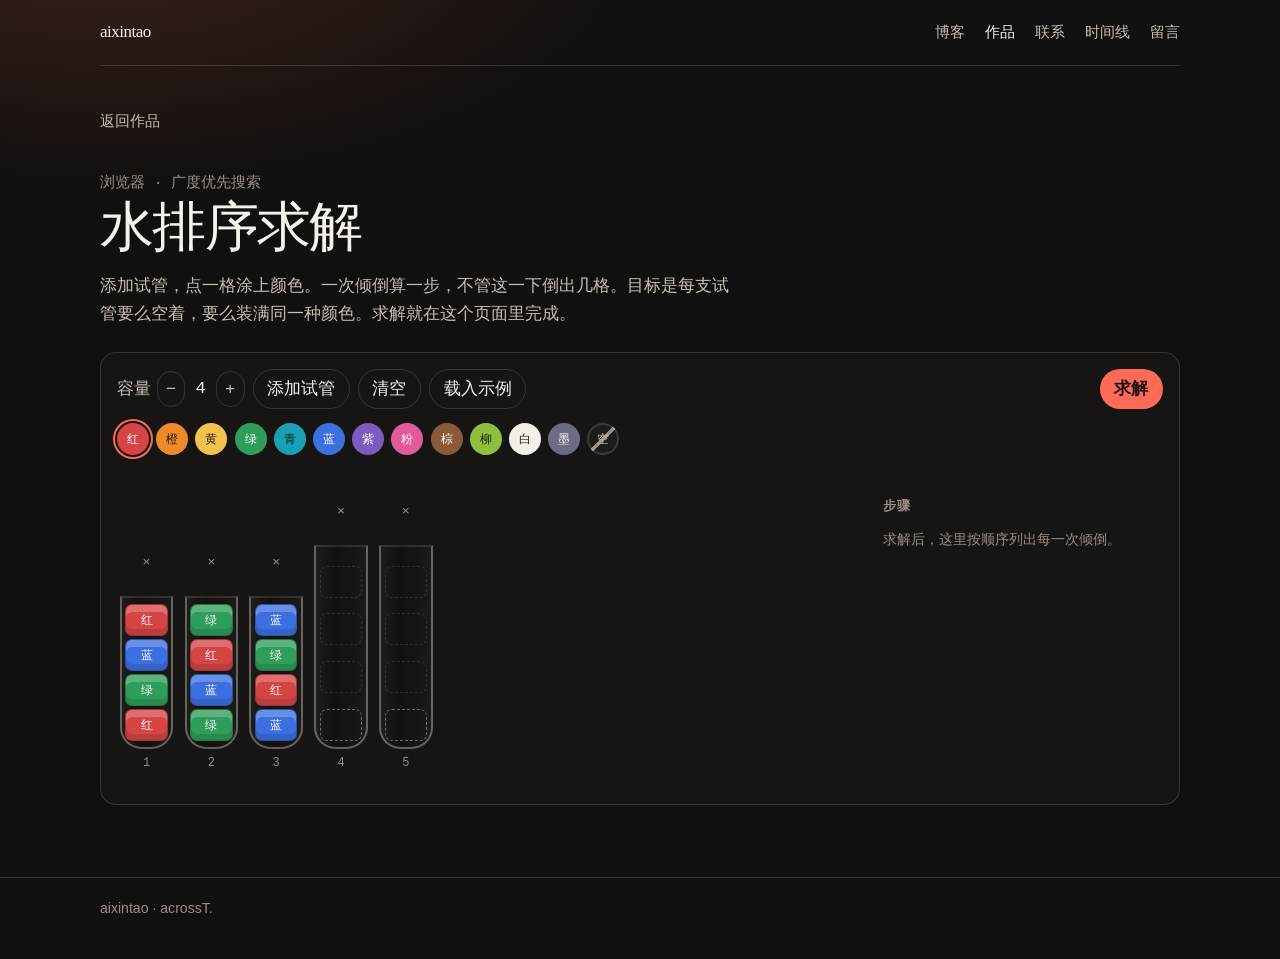
<file: works/water-sort.html>
<!DOCTYPE html>
<html lang="zh-CN">
<head>
  <meta charset="utf-8">
  <meta name="viewport" content="width=device-width, initial-scale=1">
  <title>水排序求解 · aixintao</title>
  <meta name="description" content="摆试管、涂颜色，求水排序的最短倾倒步数。">
  <meta name="theme-color" content="#12100e">
  <link rel="icon" href="/avatars/favicon.png">
  <link rel="stylesheet" href="/style.css">
  <link rel="stylesheet" href="/works/water-sort.css">
</head>
<body class="page solver">
  <header class="wrap">
    <nav class="nav" aria-label="页面">
      <a class="brand" href="/#top">aixintao</a>
      <ul class="nav-links">
        <li><a href="/blog/">博客</a></li>
        <li><a href="/#works" aria-current="page">作品</a></li>
        <li><a href="/#contact">联系</a></li>
        <li><a href="/#names">时间线</a></li>
        <li><a href="/#guestbook">留言</a></li>
      </ul>
    </nav>
  </header>
  <main class="wrap page-main">
    <a class="back" href="/#works">返回作品</a>
    <p class="article-meta">浏览器 · 广度优先搜索</p>
    <h1>水排序求解</h1>
    <p class="lede">添加试管，点一格涂上颜色。一次倾倒算一步，不管这一下倒出几格。目标是每支试管要么空着，要么装满同一种颜色。求解就在这个页面里完成。</p>

    <div class="panel">
      <div class="toolbar">
        <div class="capacity" role="group" aria-label="容量">
          <span>容量</span>
          <button class="btn icon-btn" type="button" id="cap-dec" aria-label="减少容量">−</button>
          <strong id="cap-value">4</strong>
          <button class="btn icon-btn" type="button" id="cap-inc" aria-label="增加容量">+</button>
        </div>
        <button class="btn" type="button" id="add-tube">添加试管</button>
        <button class="btn" type="button" id="clear">清空</button>
        <button class="btn" type="button" id="sample">载入示例</button>
        <button class="btn primary" type="button" id="solve">求解</button>
      </div>
      <div class="palette" id="palette" role="group" aria-label="颜色"></div>
      <p class="rule" id="rule"></p>

      <div class="solver-layout">
        <div>
          <div class="board" id="board" aria-label="试管"></div>
          <div class="playback" id="playback" hidden>
            <button class="btn" type="button" id="to-start">回到开始</button>
            <button class="btn" type="button" id="prev">上一步</button>
            <button class="btn" type="button" id="play">播放</button>
            <button class="btn" type="button" id="next">下一步</button>
            <button class="btn" type="button" id="to-end">跳到完成</button>
            <button class="btn" type="button" id="back-edit">返回编辑</button>
          </div>
          <p class="play-caption" id="caption"></p>
        </div>
        <aside>
          <h2 class="side-title">步骤</h2>
          <button class="jump" type="button" id="jump-start" hidden>初始局面</button>
          <p class="empty-steps" id="empty-steps">求解后，这里按顺序列出每一次倾倒。</p>
          <ol class="steps" id="steps"></ol>
          <p class="status" id="status" aria-live="polite"></p>
        </aside>
      </div>
    </div>
  </main>
  <footer>
    <div class="wrap">aixintao · acrossT.</div>
  </footer>
  <script src="/works/water-sort.js"></script>
</body>
</html>
</file>
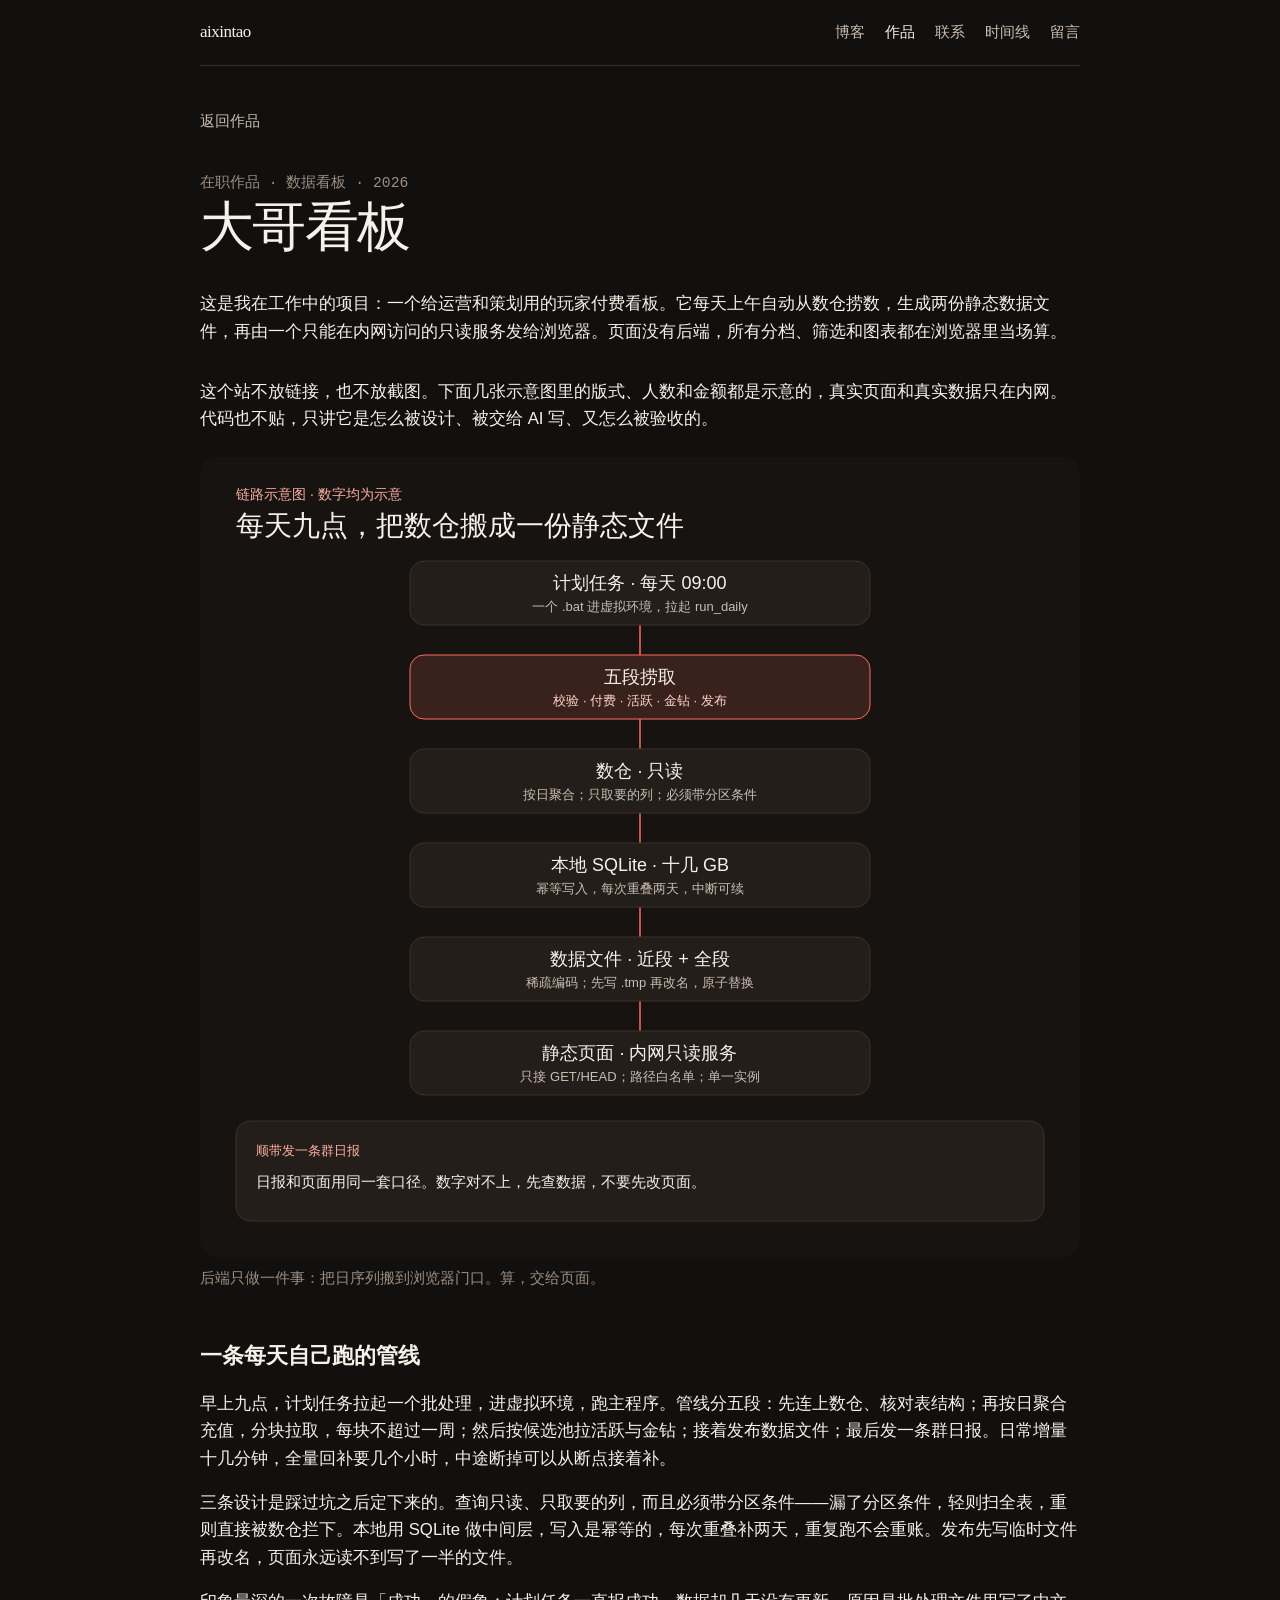
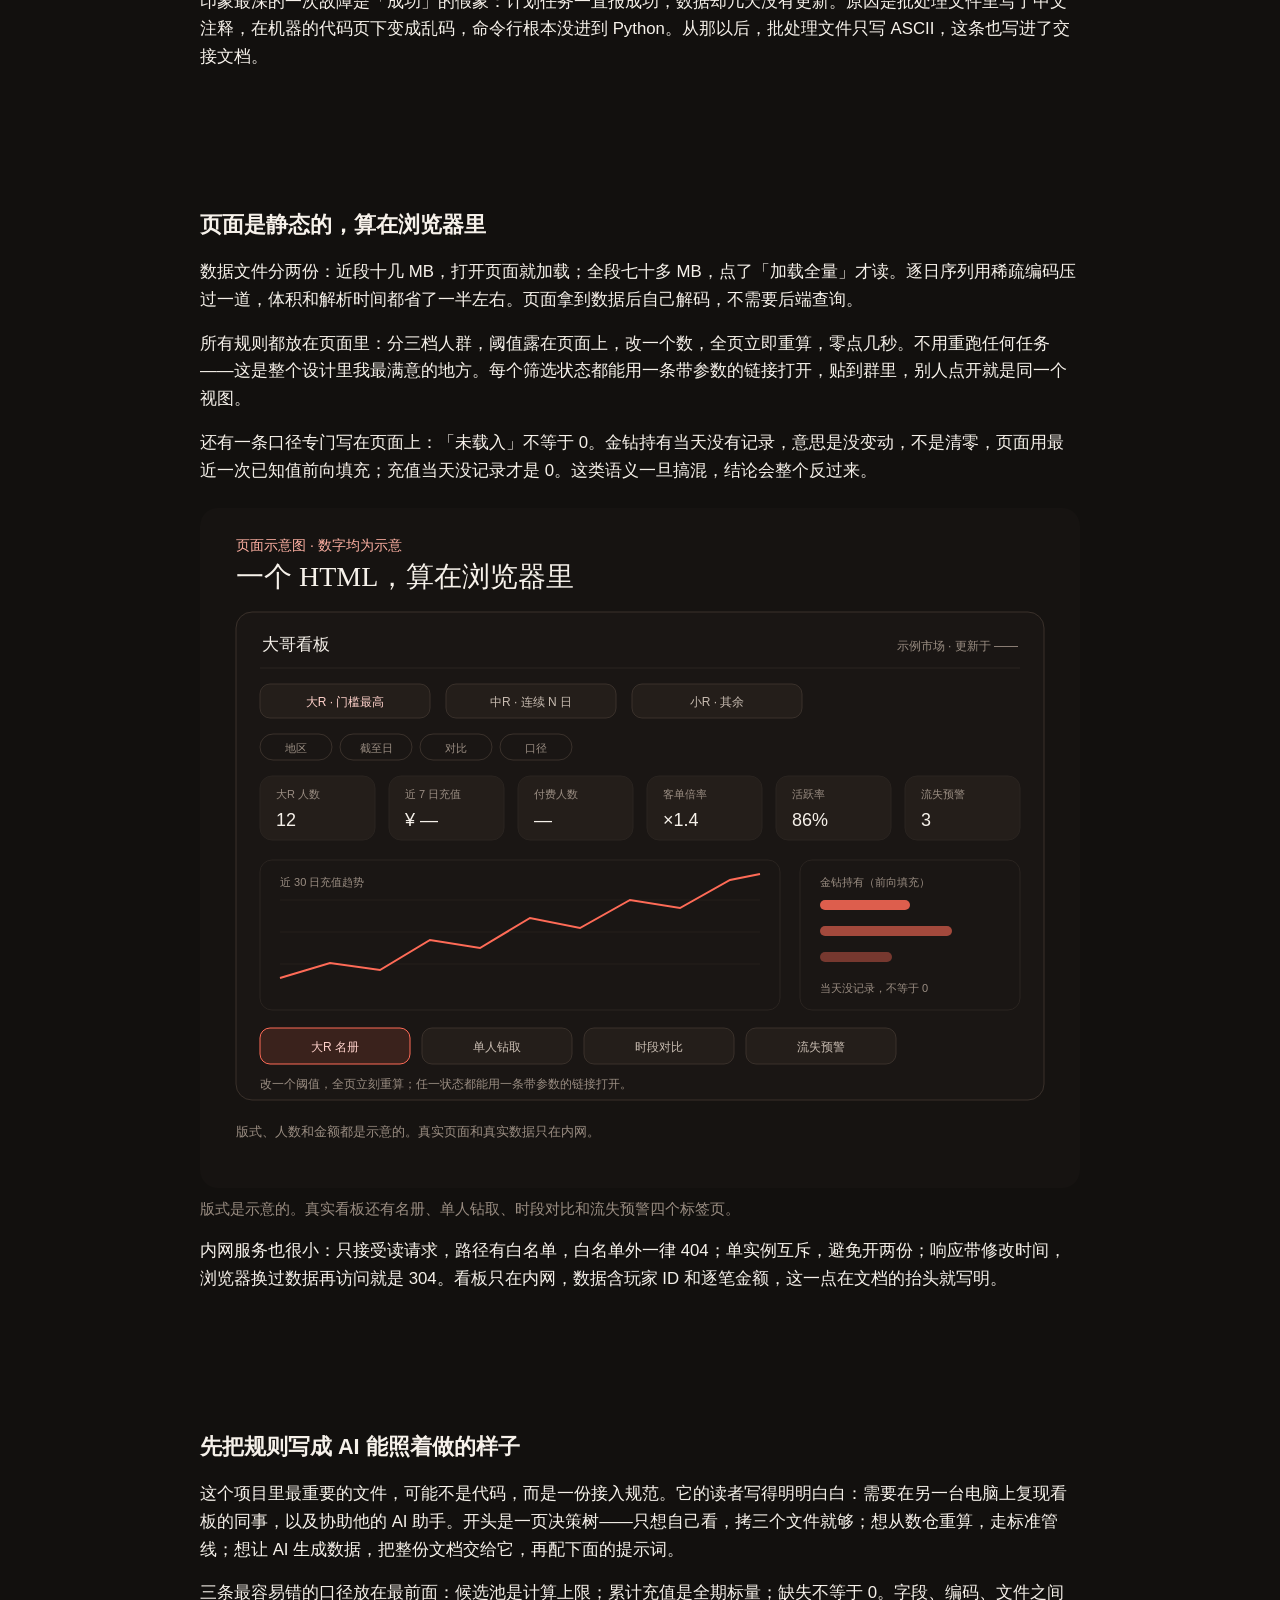
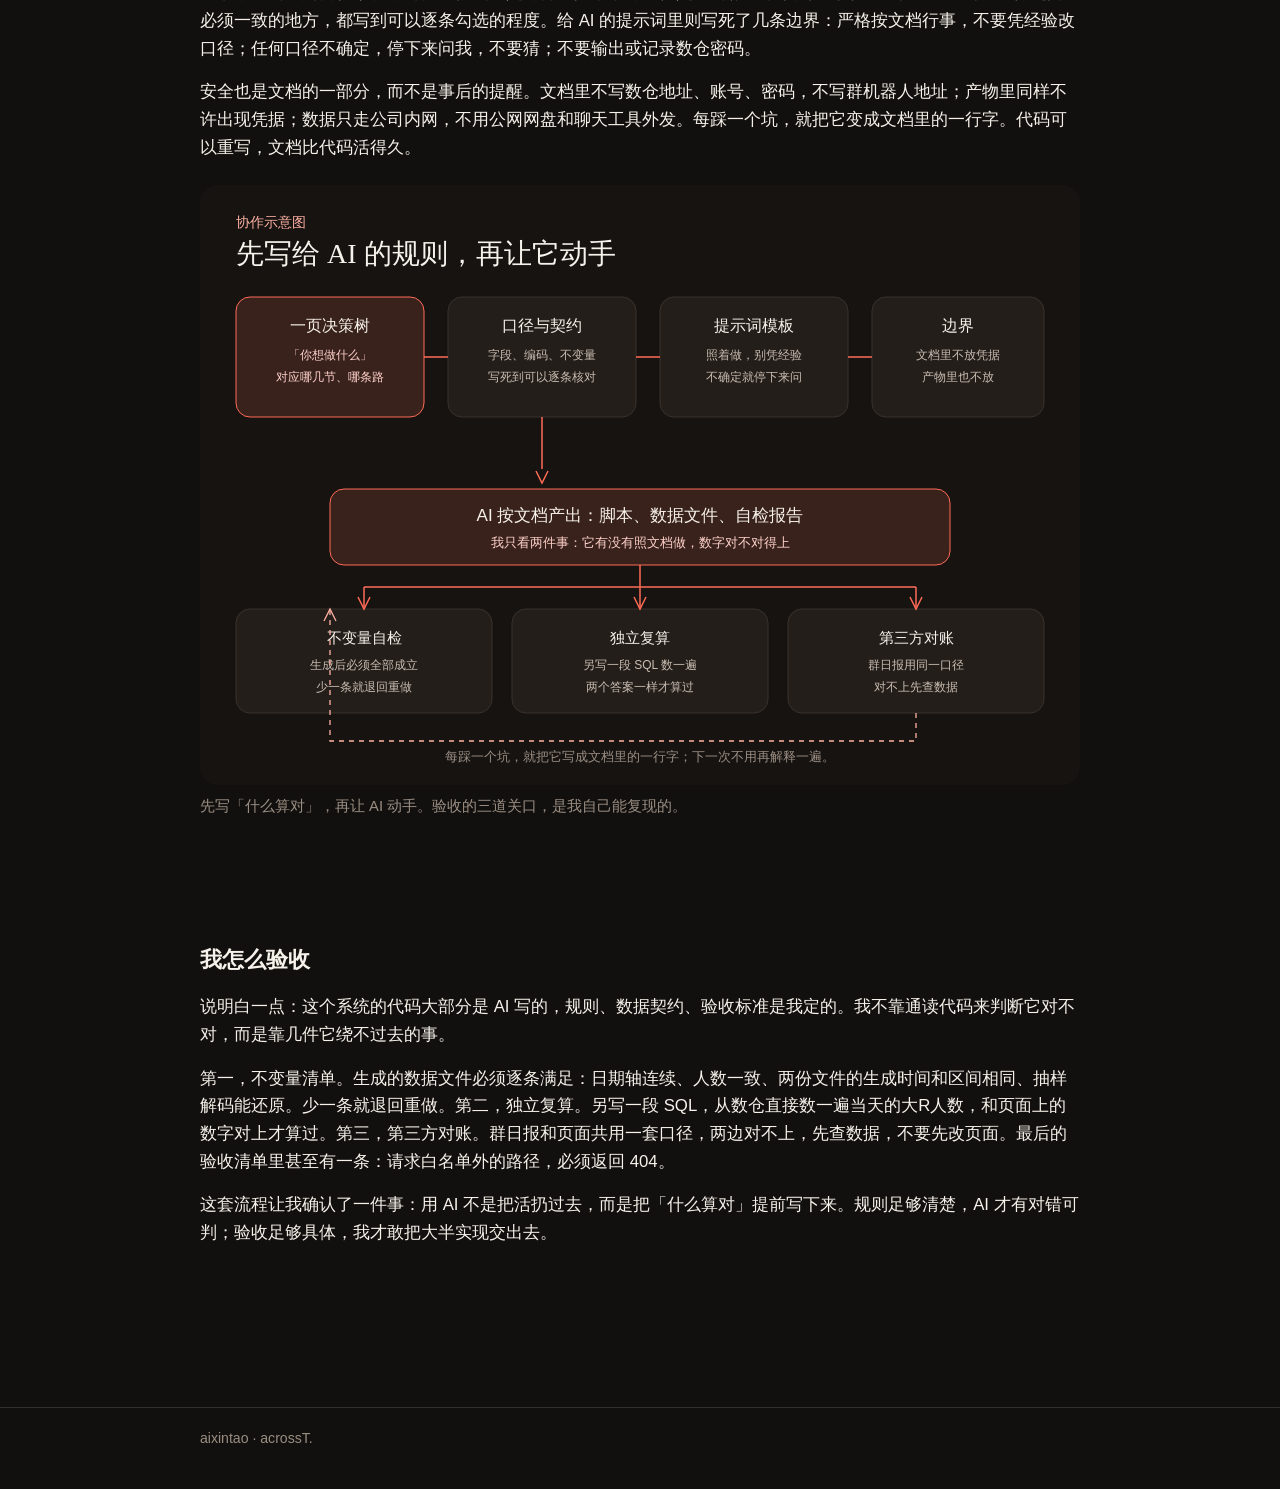
<file: works/whale-dashboard.html>
<!DOCTYPE html>
<html lang="zh-CN">
<head>
  <meta charset="utf-8">
  <meta name="viewport" content="width=device-width, initial-scale=1">
  <title>大哥看板 · aixintao</title>
  <meta name="description" content="在职期间做的玩家付费看板：每天自动从数仓捞数、生成静态数据文件，由内网只读服务发给浏览器。这条链路大部分由 AI 写，规则、契约和验收是我定的。">
  <meta name="theme-color" content="#12100e">
  <link rel="icon" href="/avatars/favicon.png">
  <link rel="stylesheet" href="/style.css">
</head>
<body class="page">
  <header class="wrap">
    <nav class="nav" aria-label="页面">
      <a class="brand" href="/#top">aixintao</a>
      <ul class="nav-links">
        <li><a href="/blog/">博客</a></li>
        <li><a href="/#works" aria-current="page">作品</a></li>
        <li><a href="/#contact">联系</a></li>
        <li><a href="/#names">时间线</a></li>
        <li><a href="/#guestbook">留言</a></li>
      </ul>
    </nav>
  </header>
  <main class="wrap page-main">
    <a class="back" href="/#works">返回作品</a>
    <p class="article-meta">在职作品 · 数据看板 · 2026</p>
    <h1>大哥看板</h1>
    <p class="prose">这是我在工作中的项目：一个给运营和策划用的玩家付费看板。它每天上午自动从数仓捞数，生成两份静态数据文件，再由一个只能在内网访问的只读服务发给浏览器。页面没有后端，所有分档、筛选和图表都在浏览器里当场算。</p>
    <p class="prose">这个站不放链接，也不放截图。下面几张示意图里的版式、人数和金额都是示意的，真实页面和真实数据只在内网。代码也不贴，只讲它是怎么被设计、被交给 AI 写、又怎么被验收的。</p>

    <figure class="shot">
      <img src="/works/whale-dashboard/pipeline.svg" alt="计划任务每天九点拉起五段管线，经只读数仓和本地 SQLite，发布近段与全段两个数据文件，最后交给内网静态服务">
      <figcaption>后端只做一件事：把日序列搬到浏览器门口。算，交给页面。</figcaption>
    </figure>

    <section class="prose" aria-labelledby="pipeline-title">
      <h2 id="pipeline-title">一条每天自己跑的管线</h2>
      <p>早上九点，计划任务拉起一个批处理，进虚拟环境，跑主程序。管线分五段：先连上数仓、核对表结构；再按日聚合充值，分块拉取，每块不超过一周；然后按候选池拉活跃与金钻；接着发布数据文件；最后发一条群日报。日常增量十几分钟，全量回补要几个小时，中途断掉可以从断点接着补。</p>
      <p>三条设计是踩过坑之后定下来的。查询只读、只取要的列，而且必须带分区条件——漏了分区条件，轻则扫全表，重则直接被数仓拦下。本地用 SQLite 做中间层，写入是幂等的，每次重叠补两天，重复跑不会重账。发布先写临时文件再改名，页面永远读不到写了一半的文件。</p>
      <p>印象最深的一次故障是「成功」的假象：计划任务一直报成功，数据却几天没有更新。原因是批处理文件里写了中文注释，在机器的代码页下变成乱码，命令行根本没进到 Python。从那以后，批处理文件只写 ASCII，这条也写进了交接文档。</p>
    </section>

    <section class="prose" aria-labelledby="page-title">
      <h2 id="page-title">页面是静态的，算在浏览器里</h2>
      <p>数据文件分两份：近段十几 MB，打开页面就加载；全段七十多 MB，点了「加载全量」才读。逐日序列用稀疏编码压过一道，体积和解析时间都省了一半左右。页面拿到数据后自己解码，不需要后端查询。</p>
      <p>所有规则都放在页面里：分三档人群，阈值露在页面上，改一个数，全页立即重算，零点几秒。不用重跑任何任务——这是整个设计里我最满意的地方。每个筛选状态都能用一条带参数的链接打开，贴到群里，别人点开就是同一个视图。</p>
      <p>还有一条口径专门写在页面上：「未载入」不等于 0。金钻持有当天没有记录，意思是没变动，不是清零，页面用最近一次已知值前向填充；充值当天没记录才是 0。这类语义一旦搞混，结论会整个反过来。</p>
      <figure class="shot">
        <img src="/works/whale-dashboard/static-page.svg" alt="页面版式示意：页头、分档规则、筛选行、六张 KPI、趋势图、金钻持有图，以及四个标签页">
        <figcaption>版式是示意的。真实看板还有名册、单人钻取、时段对比和流失预警四个标签页。</figcaption>
      </figure>
      <p>内网服务也很小：只接受读请求，路径有白名单，白名单外一律 404；单实例互斥，避免开两份；响应带修改时间，浏览器换过数据再访问就是 304。看板只在内网，数据含玩家 ID 和逐笔金额，这一点在文档的抬头就写明。</p>
    </section>

    <section class="prose" aria-labelledby="handoff-title">
      <h2 id="handoff-title">先把规则写成 AI 能照着做的样子</h2>
      <p>这个项目里最重要的文件，可能不是代码，而是一份接入规范。它的读者写得明明白白：需要在另一台电脑上复现看板的同事，以及协助他的 AI 助手。开头是一页决策树——只想自己看，拷三个文件就够；想从数仓重算，走标准管线；想让 AI 生成数据，把整份文档交给它，再配下面的提示词。</p>
      <p>三条最容易错的口径放在最前面：候选池是计算上限；累计充值是全期标量；缺失不等于 0。字段、编码、文件之间必须一致的地方，都写到可以逐条勾选的程度。给 AI 的提示词里则写死了几条边界：严格按文档行事，不要凭经验改口径；任何口径不确定，停下来问我，不要猜；不要输出或记录数仓密码。</p>
      <p>安全也是文档的一部分，而不是事后的提醒。文档里不写数仓地址、账号、密码，不写群机器人地址；产物里同样不许出现凭据；数据只走公司内网，不用公网网盘和聊天工具外发。每踩一个坑，就把它变成文档里的一行字。代码可以重写，文档比代码活得久。</p>
      <figure class="shot">
        <img src="/works/whale-dashboard/handoff.svg" alt="协作示意：决策树、口径契约、提示词模板和安全边界，交给 AI 产出脚本与自检报告，再由不变量自检、独立复算和群日报对账三道关口验收">
        <figcaption>先写「什么算对」，再让 AI 动手。验收的三道关口，是我自己能复现的。</figcaption>
      </figure>
    </section>

    <section class="prose" aria-labelledby="verify-title">
      <h2 id="verify-title">我怎么验收</h2>
      <p>说明白一点：这个系统的代码大部分是 AI 写的，规则、数据契约、验收标准是我定的。我不靠通读代码来判断它对不对，而是靠几件它绕不过去的事。</p>
      <p>第一，不变量清单。生成的数据文件必须逐条满足：日期轴连续、人数一致、两份文件的生成时间和区间相同、抽样解码能还原。少一条就退回重做。第二，独立复算。另写一段 SQL，从数仓直接数一遍当天的大R人数，和页面上的数字对上才算过。第三，第三方对账。群日报和页面共用一套口径，两边对不上，先查数据，不要先改页面。最后的验收清单里甚至有一条：请求白名单外的路径，必须返回 404。</p>
      <p>这套流程让我确认了一件事：用 AI 不是把活扔过去，而是把「什么算对」提前写下来。规则足够清楚，AI 才有对错可判；验收足够具体，我才敢把大半实现交出去。</p>
    </section>
  </main>
  <footer>
    <div class="wrap">aixintao · acrossT.</div>
  </footer>
</body>
</html>
</file>
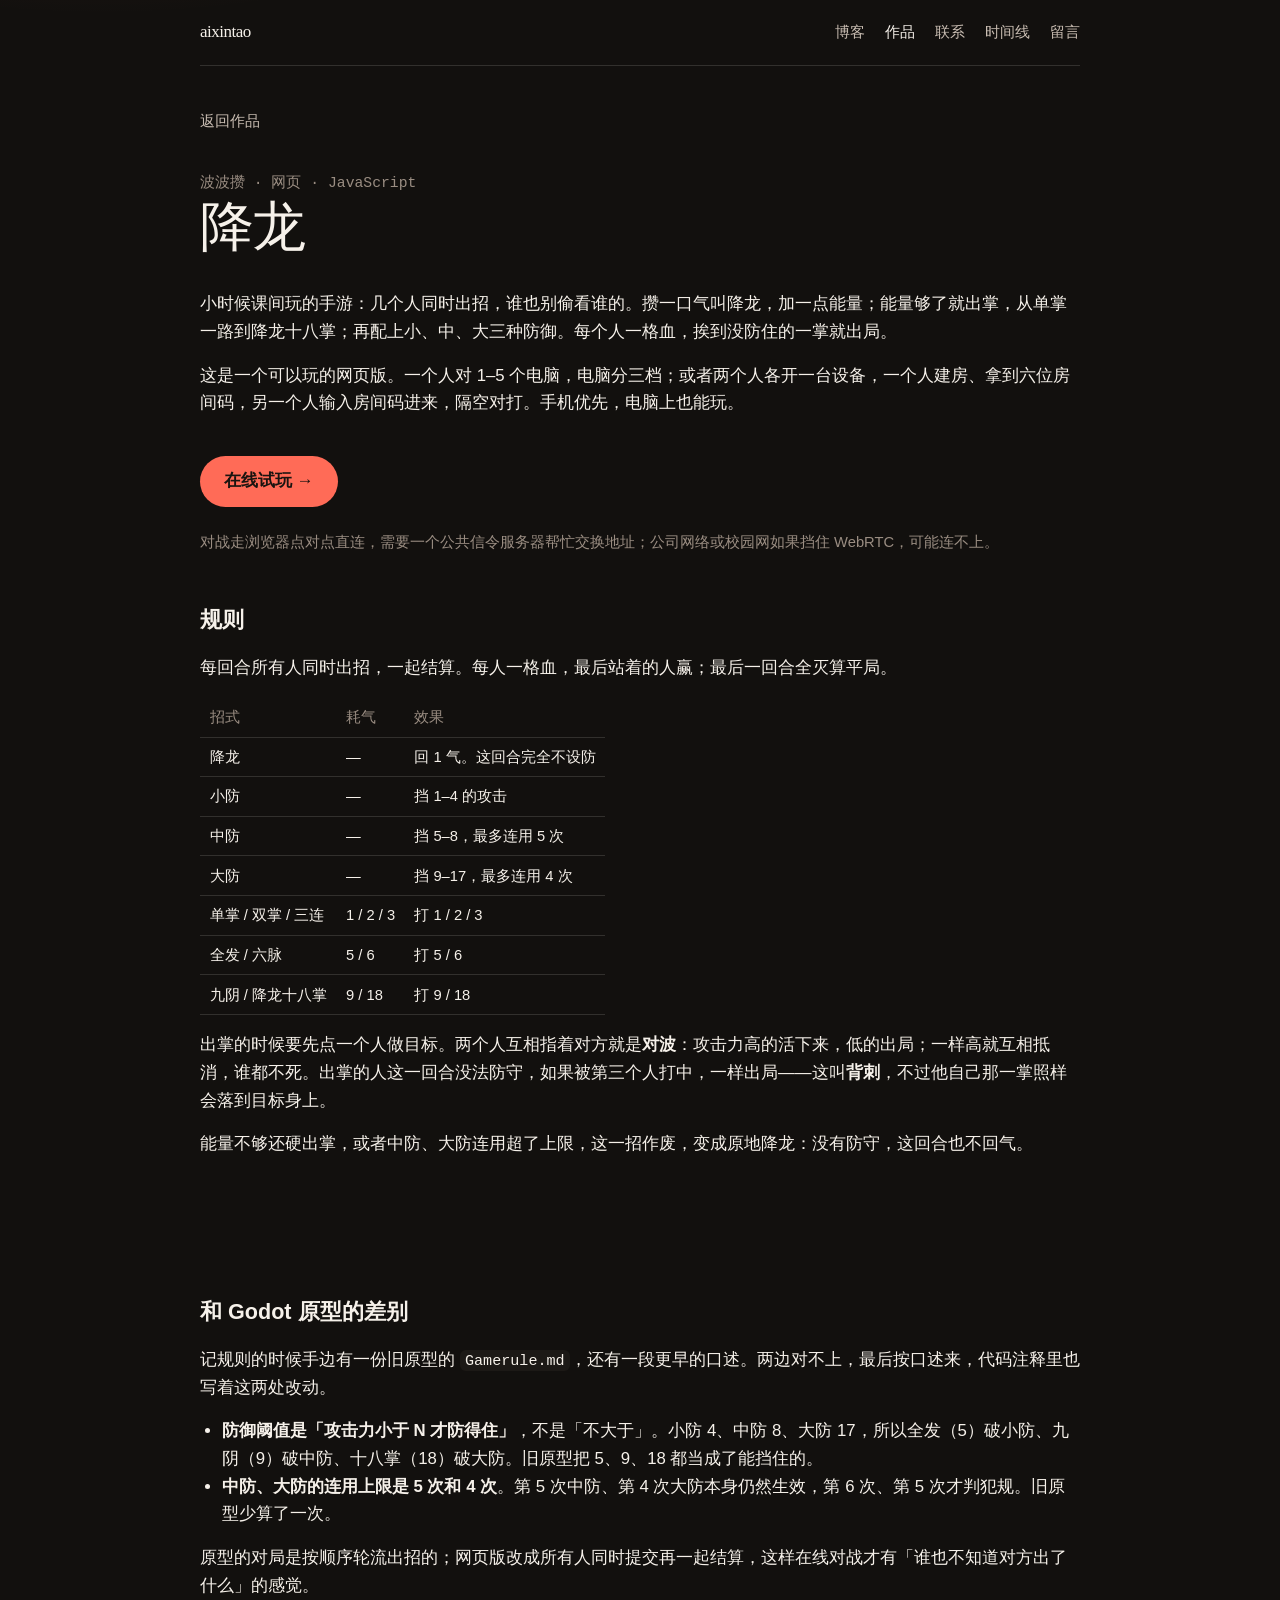
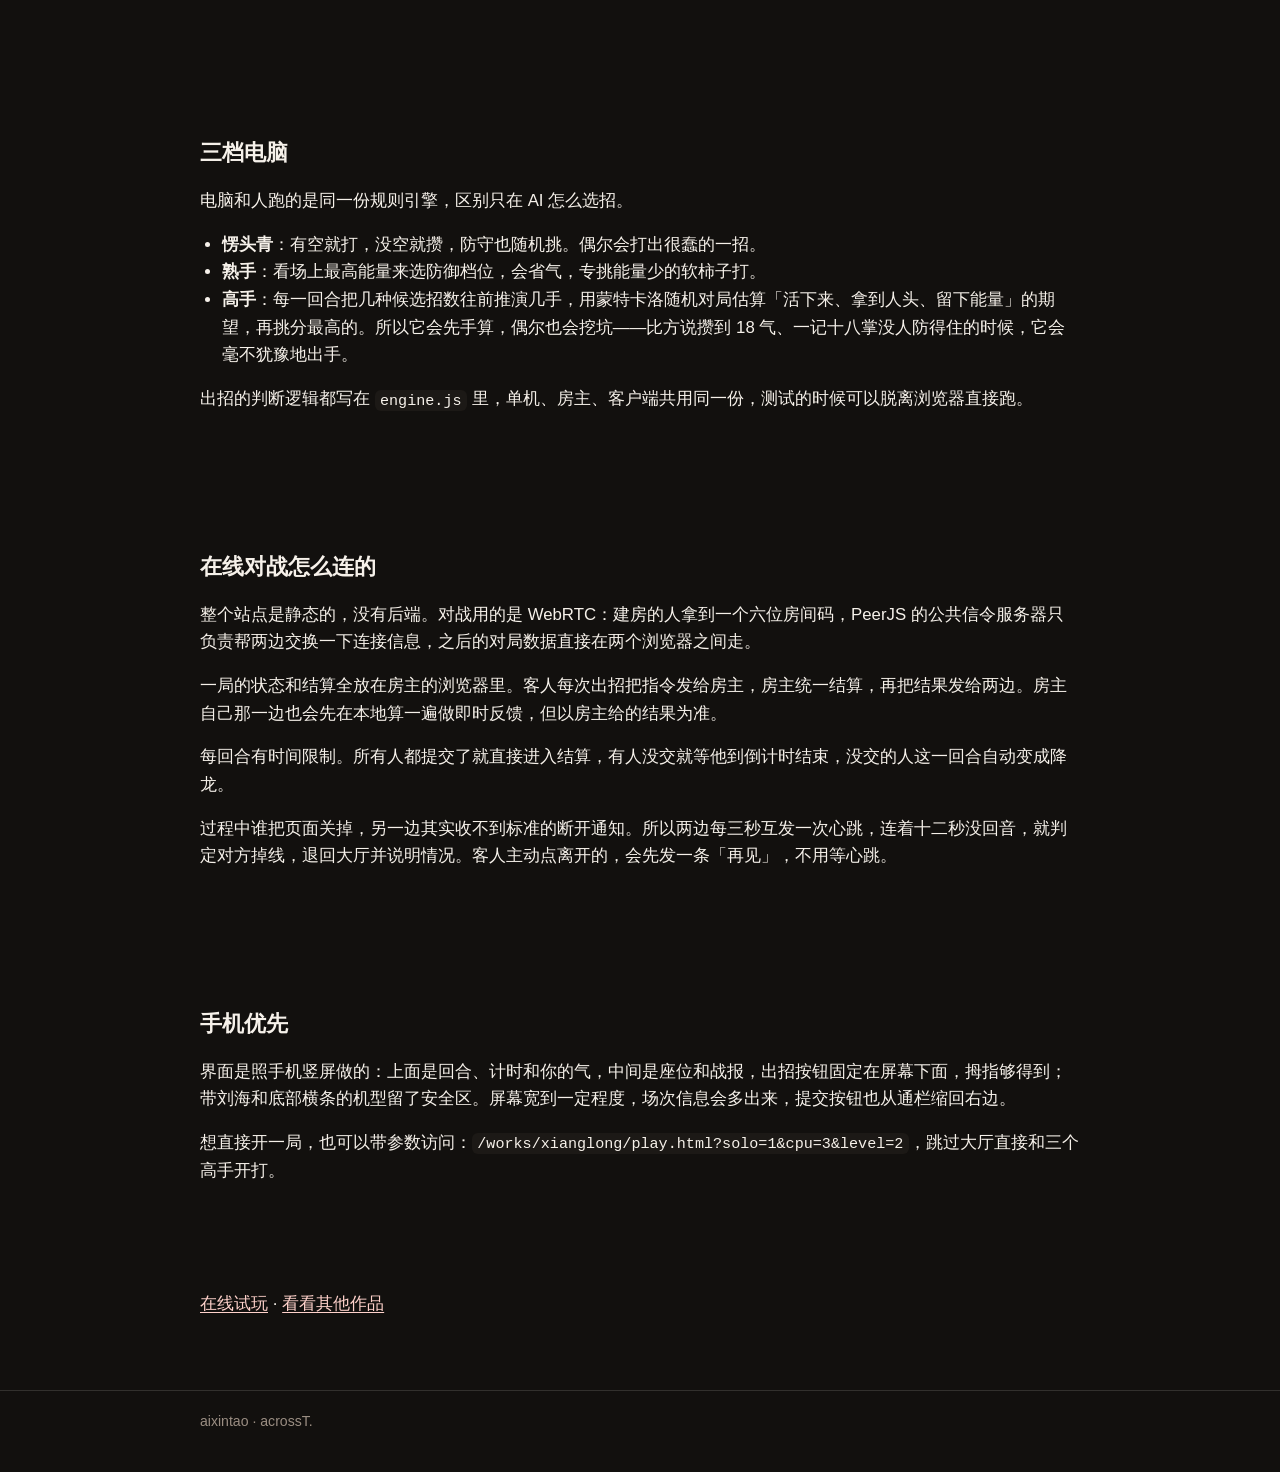
<file: works/xianglong.html>
<!DOCTYPE html>
<html lang="zh-CN">
<head>
  <meta charset="utf-8">
  <meta name="viewport" content="width=device-width, initial-scale=1">
  <title>降龙 · aixintao</title>
  <meta name="description" content="波波攒《降龙》的网页版。单机对阵 1–5 个电脑，三档水平；或者两人用房间码在线对战。">
  <meta name="theme-color" content="#12100e">
  <link rel="icon" href="/avatars/favicon.png">
  <link rel="stylesheet" href="/style.css">
  <style>
    .play-cta {
      display: inline-block;
      margin: 1.4rem 0 0.4rem;
      padding: 0.7rem 1.5rem;
      border-radius: 999px;
      background: var(--peach);
      color: #1a1410;
      font-weight: 600;
      text-decoration: none;
    }
    .play-cta:hover { filter: brightness(1.08); }
    .play-note {
      margin: 0.4rem 0 0;
      color: var(--faint);
      font-size: 0.92rem;
    }
    .rule-table {
      width: 100%;
      margin: 1em 0;
      border-collapse: collapse;
      font-size: 0.95rem;
    }
    .rule-table th,
    .rule-table td {
      padding: 0.45rem 0.6rem;
      border-bottom: 1px solid var(--line);
      text-align: left;
    }
    .rule-table th {
      color: var(--faint);
      font-weight: 500;
    }
    .rule-table td:first-child { color: var(--ink); }
  </style>
</head>
<body class="page">
  <header class="wrap">
    <nav class="nav" aria-label="页面">
      <a class="brand" href="/#top">aixintao</a>
      <ul class="nav-links">
        <li><a href="/blog/">博客</a></li>
        <li><a href="/#works" aria-current="page">作品</a></li>
        <li><a href="/#contact">联系</a></li>
        <li><a href="/#names">时间线</a></li>
        <li><a href="/#guestbook">留言</a></li>
      </ul>
    </nav>
  </header>
  <main class="wrap page-main">
    <a class="back" href="/#works">返回作品</a>
    <p class="article-meta">波波攒 · 网页 · JavaScript</p>
    <h1>降龙</h1>
    <div class="prose">
      <p>小时候课间玩的手游：几个人同时出招，谁也别偷看谁的。攒一口气叫降龙，加一点能量；能量够了就出掌，从单掌一路到降龙十八掌；再配上小、中、大三种防御。每个人一格血，挨到没防住的一掌就出局。</p>
      <p>这是一个可以玩的网页版。一个人对 1–5 个电脑，电脑分三档；或者两个人各开一台设备，一个人建房、拿到六位房间码，另一个人输入房间码进来，隔空对打。手机优先，电脑上也能玩。</p>
    </div>

    <p><a class="play-cta" href="/works/xianglong/play.html">在线试玩 →</a></p>
    <p class="play-note">对战走浏览器点对点直连，需要一个公共信令服务器帮忙交换地址；公司网络或校园网如果挡住 WebRTC，可能连不上。</p>

    <section class="prose" aria-labelledby="rules-title">
      <h2 id="rules-title">规则</h2>
      <p>每回合所有人同时出招，一起结算。每人一格血，最后站着的人赢；最后一回合全灭算平局。</p>
      <table class="rule-table">
        <thead>
          <tr><th>招式</th><th>耗气</th><th>效果</th></tr>
        </thead>
        <tbody>
          <tr><td>降龙</td><td>—</td><td>回 1 气。这回合完全不设防</td></tr>
          <tr><td>小防</td><td>—</td><td>挡 1–4 的攻击</td></tr>
          <tr><td>中防</td><td>—</td><td>挡 5–8，最多连用 5 次</td></tr>
          <tr><td>大防</td><td>—</td><td>挡 9–17，最多连用 4 次</td></tr>
          <tr><td>单掌 / 双掌 / 三连</td><td>1 / 2 / 3</td><td>打 1 / 2 / 3</td></tr>
          <tr><td>全发 / 六脉</td><td>5 / 6</td><td>打 5 / 6</td></tr>
          <tr><td>九阴 / 降龙十八掌</td><td>9 / 18</td><td>打 9 / 18</td></tr>
        </tbody>
      </table>
      <p>出掌的时候要先点一个人做目标。两个人互相指着对方就是<b>对波</b>：攻击力高的活下来，低的出局；一样高就互相抵消，谁都不死。出掌的人这一回合没法防守，如果被第三个人打中，一样出局——这叫<b>背刺</b>，不过他自己那一掌照样会落到目标身上。</p>
      <p>能量不够还硬出掌，或者中防、大防连用超了上限，这一招作废，变成原地降龙：没有防守，这回合也不回气。</p>
    </section>

    <section class="prose" aria-labelledby="diff-title">
      <h2 id="diff-title">和 Godot 原型的差别</h2>
      <p>记规则的时候手边有一份旧原型的 <code>Gamerule.md</code>，还有一段更早的口述。两边对不上，最后按口述来，代码注释里也写着这两处改动。</p>
      <ul>
        <li><b>防御阈值是「攻击力小于 N 才防得住」</b>，不是「不大于」。小防 4、中防 8、大防 17，所以全发（5）破小防、九阴（9）破中防、十八掌（18）破大防。旧原型把 5、9、18 都当成了能挡住的。</li>
        <li><b>中防、大防的连用上限是 5 次和 4 次</b>。第 5 次中防、第 4 次大防本身仍然生效，第 6 次、第 5 次才判犯规。旧原型少算了一次。</li>
      </ul>
      <p>原型的对局是按顺序轮流出招的；网页版改成所有人同时提交再一起结算，这样在线对战才有「谁也不知道对方出了什么」的感觉。</p>
    </section>

    <section class="prose" aria-labelledby="cpu-title">
      <h2 id="cpu-title">三档电脑</h2>
      <p>电脑和人跑的是同一份规则引擎，区别只在 AI 怎么选招。</p>
      <ul>
        <li><b>愣头青</b>：有空就打，没空就攒，防守也随机挑。偶尔会打出很蠢的一招。</li>
        <li><b>熟手</b>：看场上最高能量来选防御档位，会省气，专挑能量少的软柿子打。</li>
        <li><b>高手</b>：每一回合把几种候选招数往前推演几手，用蒙特卡洛随机对局估算「活下来、拿到人头、留下能量」的期望，再挑分最高的。所以它会先手算，偶尔也会挖坑——比方说攒到 18 气、一记十八掌没人防得住的时候，它会毫不犹豫地出手。</li>
      </ul>
      <p>出招的判断逻辑都写在 <code>engine.js</code> 里，单机、房主、客户端共用同一份，测试的时候可以脱离浏览器直接跑。</p>
    </section>

    <section class="prose" aria-labelledby="net-title">
      <h2 id="net-title">在线对战怎么连的</h2>
      <p>整个站点是静态的，没有后端。对战用的是 WebRTC：建房的人拿到一个六位房间码，PeerJS 的公共信令服务器只负责帮两边交换一下连接信息，之后的对局数据直接在两个浏览器之间走。</p>
      <p>一局的状态和结算全放在房主的浏览器里。客人每次出招把指令发给房主，房主统一结算，再把结果发给两边。房主自己那一边也会先在本地算一遍做即时反馈，但以房主给的结果为准。</p>
      <p>每回合有时间限制。所有人都提交了就直接进入结算，有人没交就等他到倒计时结束，没交的人这一回合自动变成降龙。</p>
      <p>过程中谁把页面关掉，另一边其实收不到标准的断开通知。所以两边每三秒互发一次心跳，连着十二秒没回音，就判定对方掉线，退回大厅并说明情况。客人主动点离开的，会先发一条「再见」，不用等心跳。</p>
    </section>

    <section class="prose" aria-labelledby="mobile-title">
      <h2 id="mobile-title">手机优先</h2>
      <p>界面是照手机竖屏做的：上面是回合、计时和你的气，中间是座位和战报，出招按钮固定在屏幕下面，拇指够得到；带刘海和底部横条的机型留了安全区。屏幕宽到一定程度，场次信息会多出来，提交按钮也从通栏缩回右边。</p>
      <p>想直接开一局，也可以带参数访问：<code>/works/xianglong/play.html?solo=1&amp;cpu=3&amp;level=2</code>，跳过大厅直接和三个高手开打。</p>
    </section>

    <p class="more"><a href="/works/xianglong/play.html">在线试玩</a> · <a href="/#works">看看其他作品</a></p>
  </main>
  <footer>
    <div class="wrap">aixintao · acrossT.</div>
  </footer>
</body>
</html>
</file>
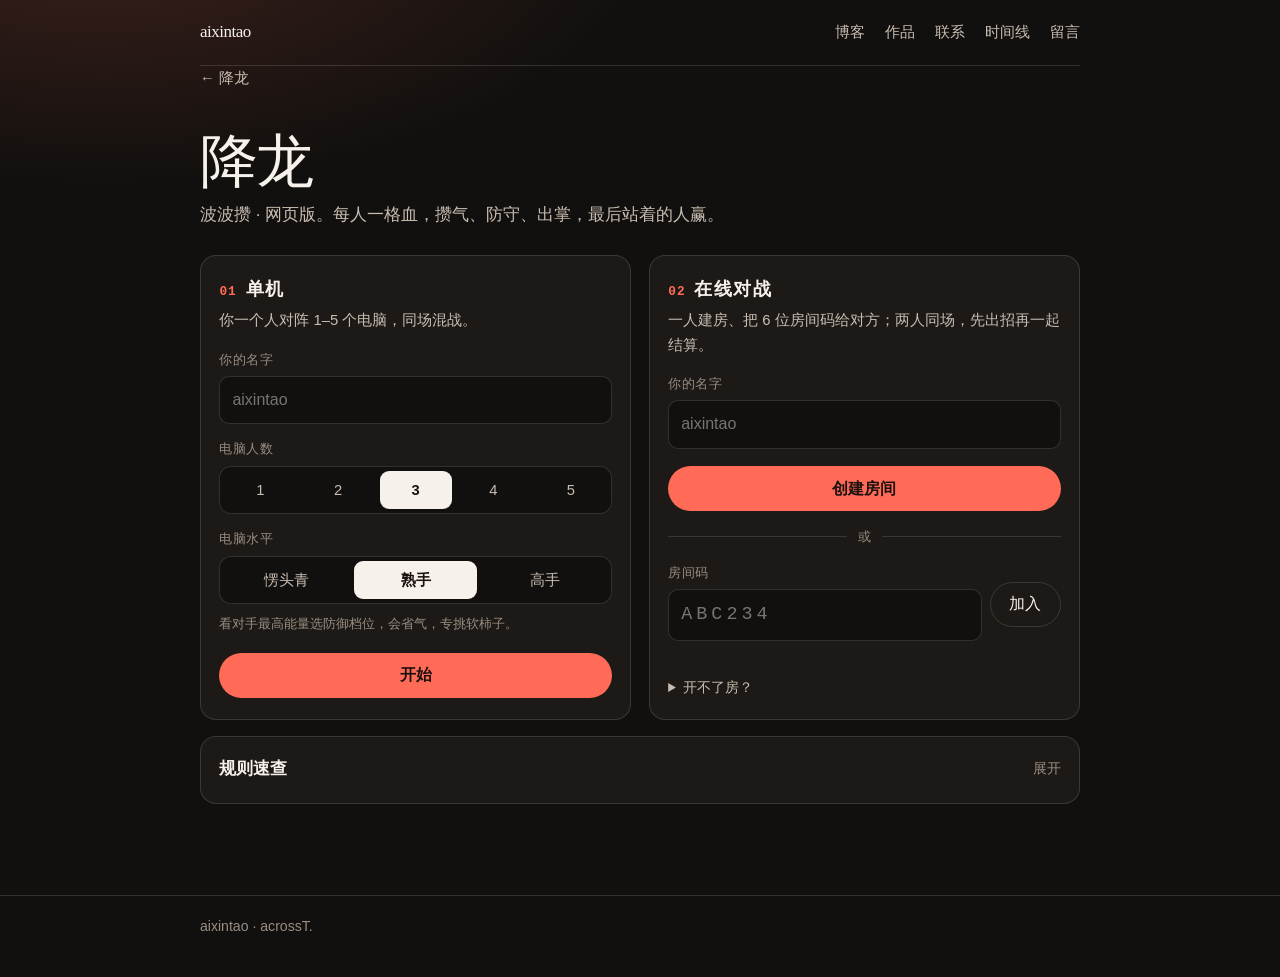
<file: works/xianglong/play.html>
<!DOCTYPE html>
<html lang="zh-CN">
<head>
  <meta charset="utf-8">
  <meta name="viewport" content="width=device-width, initial-scale=1, viewport-fit=cover">
  <title>降龙 · 在线试玩 · aixintao</title>
  <meta name="description" content="波波攒《降龙》的网页版：单机挑战 1–5 个电脑，或两人用房间码在线对战。">
  <meta name="theme-color" content="#12100e">
  <meta name="color-scheme" content="dark">
  <link rel="icon" href="/avatars/favicon.png">
  <link rel="stylesheet" href="/style.css">
  <link rel="stylesheet" href="/works/xianglong/game.css">
</head>
<body class="page play-body">
  <header class="wrap">
    <nav class="nav" aria-label="页面">
      <a class="brand" href="/#top">aixintao</a>
      <ul class="nav-links">
        <li><a href="/blog/">博客</a></li>
        <li><a href="/#works">作品</a></li>
        <li><a href="/#contact">联系</a></li>
        <li><a href="/#names">时间线</a></li>
        <li><a href="/#guestbook">留言</a></li>
      </ul>
    </nav>
  </header>

  <main class="wrap play-main">
    <a class="back" href="/works/xianglong.html">← 降龙</a>

    <!-- ============ 大厅 ============ -->
    <section class="screen" id="screen-lobby" aria-labelledby="lobby-title">
      <div class="lobby-head">
        <h1 id="lobby-title">降龙</h1>
        <p class="lobby-sub">波波攒 · 网页版。每人一格血，攒气、防守、出掌，最后站着的人赢。</p>
      </div>

      <div class="lobby-grid">
        <form class="panel" id="form-solo" novalidate>
          <h2><span class="panel-index">01</span>单机</h2>
          <p class="panel-desc">你一个人对阵 1–5 个电脑，同场混战。</p>
          <label class="field">
            <span class="field-label">你的名字</span>
            <input id="solo-name" name="name" maxlength="8" autocomplete="nickname" placeholder="aixintao">
          </label>
          <fieldset class="field">
            <legend class="field-label">电脑人数</legend>
            <div class="seg" id="solo-count" role="radiogroup">
              <button type="button" class="seg-btn" data-cpu="1" role="radio" aria-checked="false">1</button>
              <button type="button" class="seg-btn" data-cpu="2" role="radio" aria-checked="false">2</button>
              <button type="button" class="seg-btn is-on" data-cpu="3" role="radio" aria-checked="true">3</button>
              <button type="button" class="seg-btn" data-cpu="4" role="radio" aria-checked="false">4</button>
              <button type="button" class="seg-btn" data-cpu="5" role="radio" aria-checked="false">5</button>
            </div>
          </fieldset>
          <fieldset class="field">
            <legend class="field-label">电脑水平</legend>
            <div class="seg" id="solo-level" role="radiogroup">
              <button type="button" class="seg-btn" data-level="0" role="radio" aria-checked="false" title="愣头青">愣头青</button>
              <button type="button" class="seg-btn is-on" data-level="1" role="radio" aria-checked="true" title="熟手">熟手</button>
              <button type="button" class="seg-btn" data-level="2" role="radio" aria-checked="false" title="高手">高手</button>
            </div>
          </fieldset>
          <p class="field-note" id="solo-level-desc">看对手最高能量选防御档位，会省气，专挑软柿子。</p>
          <button class="btn btn-primary" type="submit">开始</button>
        </form>

        <div class="panel">
          <h2><span class="panel-index">02</span>在线对战</h2>
          <p class="panel-desc">一人建房、把 6 位房间码给对方；两人同场，先出招再一起结算。</p>
          <label class="field">
            <span class="field-label">你的名字</span>
            <input id="net-name" name="name" maxlength="8" autocomplete="nickname" placeholder="aixintao">
          </label>
          <div class="net-actions">
            <button class="btn btn-primary" type="button" id="btn-host">创建房间</button>
          </div>
          <div class="net-divider"><span>或</span></div>
          <form class="join-row" id="form-join" novalidate>
            <label class="field field-grow">
              <span class="field-label">房间码</span>
              <input id="join-code" maxlength="6" autocomplete="off" autocapitalize="characters" spellcheck="false" placeholder="ABC234" inputmode="text">
            </label>
            <button class="btn" type="submit">加入</button>
          </form>
          <p class="net-status" id="net-status" role="status" aria-live="polite"></p>
          <details class="howto">
            <summary>开不了房？</summary>
            <p>对战是浏览器点对点直连，开房和加入都要经过 PeerJS 的公共信令服务器。公司网络或校园网可能拦掉 WebRTC 的 UDP。实在连不上，可以先找同网络的另一台设备试试。</p>
          </details>
        </div>
      </div>

      <details class="rules panel" id="rules-panel">
        <summary>规则速查</summary>
        <div class="rules-body">
          <p class="rules-lead">每回合所有人同时出招，一起结算。每人只有 1 格血，挨到没防住的攻击就出局；最后剩一个人赢，全灭算平局。</p>
          <div class="rules-cols">
            <section>
              <h3>攒气</h3>
              <ul>
                <li><b>降龙</b> 回 1 点气。这回合完全没有防御，任何人打过来都会出局。</li>
              </ul>
              <h3>防守</h3>
              <p class="rules-note">挡得住的是「攻击力小于 N」：全发(5) 破小防，九阴(9) 破中防，十八掌破大防。防守不耗气。</p>
              <ul>
                <li><b>小防</b> 挡 1–4。</li>
                <li><b>中防</b> 挡 5–8，最多连用 5 次。</li>
                <li><b>大防</b> 挡 9–17，最多连用 4 次。</li>
              </ul>
            </section>
            <section>
              <h3>出掌</h3>
              <ul>
                <li><b>单掌</b> 1 气打 1 · <b>双掌</b> 2 气打 2 · <b>三连</b> 3 气打 3</li>
                <li><b>全发</b> 5 气打 5 · <b>六脉</b> 6 气打 6</li>
                <li><b>九阴</b> 9 气打 9 · <b>降龙十八掌</b> 18 气打 18</li>
              </ul>
              <h3>结算</h3>
              <ul>
                <li><b>对波</b> 两人互指：攻击力高的活，低的出局；一样高就互相抵消。</li>
                <li><b>背刺</b> 出掌的人这回合没法防守，被第三人打中就出局；但他打出的那一掌照样落到目标身上。</li>
              </ul>
            </section>
          </div>
          <p class="rules-foot">能量不够还出掌、中防/大防连用超限，这一招作废，变成原地降龙：没有防守，这回合也不回气。</p>
        </div>
      </details>
    </section>

    <!-- ============ 对战 ============ -->
    <section class="screen" id="screen-game" hidden aria-labelledby="game-title">
      <div class="game-hud">
        <div class="hud-left">
          <span class="hud-round">第 <b id="hud-round">1</b> 回合</span>
          <span class="hud-mode" id="hud-mode"></span>
        </div>
        <div class="hud-timer" id="hud-timer-box" aria-live="off">
          <svg class="ring" viewBox="0 0 36 36" aria-hidden="true">
            <circle class="ring-track" cx="18" cy="18" r="15.5"></circle>
            <circle class="ring-bar" id="ring-bar" cx="18" cy="18" r="15.5"></circle>
          </svg>
          <span class="hud-seconds" id="hud-seconds">—</span>
        </div>
        <div class="hud-right">
          <span class="hud-me"><span class="hud-label">你：</span><b id="hud-name">—</b><span class="hud-meta"> · <span id="hud-energy">0</span> 气</span></span>
          <button class="icon-btn" type="button" id="btn-mute" aria-pressed="false" title="声音">🔊</button>
          <button class="icon-btn" type="button" id="btn-leave" title="离开">✕</button>
        </div>
      </div>

      <h1 class="visually-hidden" id="game-title">降龙对战</h1>
      <ul class="board" id="board" aria-live="polite"></ul>

      <div class="log-wrap" id="log-wrap">
        <ol class="log" id="log" aria-label="本回合战报" aria-live="polite"></ol>
      </div>

      <div class="controls" id="controls">
        <div class="hint" id="hint"></div>
        <div class="skill-groups">
          <div class="skill-group" data-group="charge">
            <button class="skill skill-charge" type="button" data-skill="charge">
              <span class="skill-name">降龙</span><span class="skill-meta">+1 气</span><span class="skill-note">无防备</span>
            </button>
          </div>
          <div class="skill-group" data-group="defend">
            <button class="skill" type="button" data-skill="def_small"><span class="skill-name">小防</span><span class="skill-meta">≤4</span></button>
            <button class="skill" type="button" data-skill="def_mid"><span class="skill-name">中防</span><span class="skill-meta">≤8 · 连 5</span></button>
            <button class="skill" type="button" data-skill="def_big"><span class="skill-name">大防</span><span class="skill-meta">≤17 · 连 4</span></button>
          </div>
          <div class="skill-group" data-group="attack">
            <button class="skill skill-atk" type="button" data-skill="atk_1"><span class="skill-name">单掌</span><span class="skill-meta">1 气 · 1</span></button>
            <button class="skill skill-atk" type="button" data-skill="atk_2"><span class="skill-name">双掌</span><span class="skill-meta">2 气 · 2</span></button>
            <button class="skill skill-atk" type="button" data-skill="atk_3"><span class="skill-name">三连</span><span class="skill-meta">3 气 · 3</span></button>
            <button class="skill skill-atk" type="button" data-skill="atk_5"><span class="skill-name">全发</span><span class="skill-meta">5 气 · 5</span></button>
            <button class="skill skill-atk" type="button" data-skill="atk_6"><span class="skill-name">六脉</span><span class="skill-meta">6 气 · 6</span></button>
            <button class="skill skill-atk" type="button" data-skill="atk_9"><span class="skill-name">九阴</span><span class="skill-meta">9 气 · 9</span></button>
            <button class="skill skill-atk skill-ult" type="button" data-skill="atk_18"><span class="skill-name">降龙十八掌</span><span class="skill-meta">18 气 · 18</span></button>
          </div>
        </div>
        <div class="commit-row">
          <button class="btn btn-primary btn-commit" type="button" id="btn-commit" disabled>先选一招，再点目标</button>
        </div>
      </div>

      <p class="spectate-note" id="spectate-note" hidden>你已出局，可以继续观战。</p>
    </section>

    <!-- ============ 结算 ============ -->
    <section class="screen result" id="screen-result" hidden aria-labelledby="result-title">
      <p class="result-kicker" id="result-kicker">本局结束</p>
      <h1 id="result-title">—</h1>
      <p class="result-sub" id="result-sub"></p>
      <div class="result-actions">
        <button class="btn btn-primary" type="button" id="btn-again">再来一局</button>
        <a class="btn" href="/works/xianglong.html" id="btn-back">回到介绍</a>
      </div>
    </section>

    <!-- 建房面板 -->
    <div class="modal" id="modal-room" hidden role="dialog" aria-modal="true" aria-labelledby="room-title">
      <div class="modal-card">
        <h2 id="room-title">房间已创建</h2>
        <p class="room-code" id="room-code">------</p>
        <p class="room-tip">把房间码发给对方，等对方进来就能开打。</p>
        <p class="room-peer" id="room-peer"></p>
        <p class="net-status" id="room-status" role="status" aria-live="polite">正在连接信令服务器…</p>
        <div class="modal-actions">
          <button class="btn btn-primary" type="button" id="btn-copy-code">复制房间码</button>
          <button class="btn" type="button" id="btn-cancel-room">取消</button>
        </div>
      </div>
    </div>
  </main>

  <footer>
    <div class="wrap">aixintao · acrossT.</div>
  </footer>

  <script src="/works/xianglong/vendor/peerjs.min.js" defer></script>
  <script src="/works/xianglong/engine.js" defer></script>
  <script src="/works/xianglong/host.js" defer></script>
  <script src="/works/xianglong/game.js" defer></script>
</body>
</html>
</file>
<file: style.css>
:root {
      --bg: #12100e;
      --raise: #1c1916;
      --ink: #f6f1ea;
      --muted: #c9bdb2;
      --faint: #9a8d82;
      --line: rgba(246, 241, 234, 0.14);
      --peach: #ff6b57;
      --peach-soft: #ffd2cb;
      --max: 880px;
      --sans: "Segoe UI", "PingFang SC", "Hiragino Sans GB", "Microsoft YaHei", sans-serif;
      --serif: Palatino, "Palatino Linotype", "Songti SC", "STSong", serif;
      --mono: "Cascadia Mono", "Sarasa Mono SC", Consolas, "Courier New", monospace;
    }

    * { box-sizing: border-box; }

    html { scroll-behavior: smooth; }

    body {
      margin: 0;
      color: var(--ink);
      background:
        radial-gradient(880px 420px at 8% -8%, rgba(255, 107, 87, 0.18), transparent 62%),
        var(--bg);
      font-family: var(--sans);
      font-size: 17px;
      line-height: 1.65;
    }

    a { color: inherit; }

    a:focus-visible,
    button:focus-visible {
      outline: 2px solid var(--peach);
      outline-offset: 3px;
    }

    ::selection {
      background: var(--peach);
      color: #1a100e;
    }

    .wrap {
      width: min(var(--max), calc(100% - 2.5rem));
      margin-inline: auto;
    }

    .nav {
      display: flex;
      align-items: center;
      justify-content: space-between;
      gap: 1rem;
      padding: 1.15rem 0;
      border-bottom: 1px solid var(--line);
    }

    .brand {
      font-family: var(--serif);
      text-decoration: none;
      letter-spacing: -0.03em;
    }

    .nav-links {
      display: flex;
      gap: 1.25rem;
      margin: 0;
      padding: 0;
      list-style: none;
      font-size: 0.92rem;
    }

    .nav-links a {
      text-decoration: none;
      color: var(--muted);
    }

    .nav-links a:hover,
    .nav-links a[aria-current="page"] { color: var(--ink); }

    .nav,
    .nav-links { flex-wrap: wrap; }

    .hero {
      display: flex;
      align-items: flex-end;
      gap: 1.35rem 1.6rem;
      padding: 8vh 0 4.5rem;
    }

    .hero-copy { min-width: 0; }

    .avatar-main {
      width: clamp(104px, 18vw, 148px);
      height: clamp(104px, 18vw, 148px);
      flex: none;
      object-fit: cover;
      border-radius: 26px;
      box-shadow: 0 0 0 1px var(--line);
    }

    h1 {
      margin: 0;
      font-family: var(--serif);
      font-size: clamp(3.2rem, 10vw, 6.4rem);
      font-weight: 500;
      line-height: 0.86;
      letter-spacing: -0.045em;
    }

    .aka {
      margin: 1.1rem 0 0;
      font-family: var(--serif);
      font-size: clamp(1.7rem, 4vw, 2.7rem);
      line-height: 1.15;
      letter-spacing: -0.03em;
    }

    .aka-label {
      margin-right: 0.35rem;
      color: var(--faint);
      font-family: var(--sans);
      font-size: 0.95rem;
      letter-spacing: 0.14em;
      vertical-align: 0.35em;
    }

    .wordmark { white-space: nowrap; }

    .dot { color: var(--peach); }

    .roles {
      display: flex;
      flex-wrap: wrap;
      gap: 0.55rem;
      margin: 2rem 0 0;
      padding: 0;
      list-style: none;
    }

    .roles li {
      margin: 0;
      padding: 0.35rem 0.75rem;
      border: 1px solid var(--line);
      border-radius: 999px;
      color: var(--muted);
      background: rgba(255, 255, 255, 0.03);
      font-size: 0.95rem;
    }

    section { padding: 1rem 0 4.5rem; }

    .section-head {
      display: flex;
      align-items: baseline;
      gap: 0.8rem;
      margin-bottom: 0.4rem;
    }

    .index {
      color: var(--peach);
      font-family: var(--mono);
      font-size: 0.82rem;
    }

    h2 {
      margin: 0;
      font-size: 1.05rem;
      font-weight: 600;
      letter-spacing: 0.08em;
    }

    .flow {
      display: grid;
      grid-template-columns: repeat(10, minmax(0, 1fr));
      margin: 1.3rem 0 0;
      padding: 0;
      list-style: none;
    }

    .flow li {
      position: relative;
      display: flex;
      flex-direction: column;
      align-items: center;
      justify-content: flex-start;
      gap: 0.45rem;
      padding: 0.15rem 0;
      text-align: center;
    }

    /* 一条细线穿过每个头像，连成一条链 */
    .flow li::before {
      content: "";
      position: absolute;
      top: 2.66rem;
      left: 0;
      right: 0;
      height: 1px;
      background: var(--line);
    }

    .flow li:first-child::before { display: none; }

    .flow-avatar {
      position: relative;
      width: 2.55rem;
      height: 2.55rem;
      object-fit: cover;
      border-radius: 11px;
      background: var(--raise);
      box-shadow: 0 0 0 1px var(--line);
    }

    .flow time {
      color: var(--faint);
      font-family: var(--mono);
      font-size: 0.78rem;
      letter-spacing: -0.02em;
    }

    .flow-note {
      display: flex;
      align-items: center;
      justify-content: center;
      width: 100%;
      min-height: 2.55rem;
      color: var(--muted);
      font-size: 0.78rem;
      line-height: 1.3;
    }

    .flow .now .flow-avatar { box-shadow: 0 0 0 2px var(--peach); }

    .badge {
      margin-left: 0.45rem;
      padding: 0.05rem 0.42rem;
      border-radius: 999px;
      background: var(--peach);
      color: #1a100e;
      font-family: var(--sans);
      font-size: 0.68rem;
      font-weight: 700;
      letter-spacing: 0.04em;
      vertical-align: 0.12em;
      white-space: nowrap;
    }

    .empty {
      margin: 0.8rem 0 0;
      padding: 1.4rem 1.2rem;
      border: 1px dashed var(--line);
      border-radius: 14px;
      color: var(--muted);
      background: var(--raise);
    }

    .contacts {
      margin: 0.6rem 0 0;
      padding: 0;
      list-style: none;
    }

    .contacts li {
      display: grid;
      grid-template-columns: 7.6rem minmax(0, 1fr);
      gap: 0.35rem 1.25rem;
      align-items: baseline;
      padding: 0.9rem 0;
      border-top: 1px solid var(--line);
    }

    .contacts li:last-child { border-bottom: 1px solid var(--line); }

    .contacts span {
      color: var(--faint);
      font-size: 0.92rem;
    }

    .contacts a {
      color: var(--ink);
      font-family: var(--mono);
      font-size: clamp(1.02rem, 2.2vw, 1.28rem);
      text-underline-offset: 0.2em;
      overflow-wrap: anywhere;
    }

    .contacts a:hover { color: var(--peach-soft); }

    footer {
      padding: 1.2rem 0 2.4rem;
      border-top: 1px solid var(--line);
      color: var(--faint);
      font-size: 0.88rem;
    }

    @media (max-width: 640px) {
      .wrap { width: min(var(--max), calc(100% - 1.6rem)); }

      .nav-links { gap: 0.85rem; }

      .hero {
        flex-direction: column;
        align-items: flex-start;
        padding-top: 6vh;
      }

      .flow {
        grid-template-columns: repeat(5, minmax(0, 1fr));
        row-gap: 1.1rem;
      }

      .flow li::before { top: 2.42rem; }

      .flow li:nth-child(6)::before { display: none; }

      .flow-avatar {
        width: 2.3rem;
        height: 2.3rem;
        border-radius: 9px;
      }

      .flow-note { min-height: 2.3rem; }
    }

    .post-list {
      margin: 0.6rem 0 0;
      padding: 0;
      list-style: none;
    }

    .post-list li {
      display: grid;
      grid-template-columns: 7.6rem minmax(0, 1fr);
      gap: 0.25rem 1.25rem;
      align-items: baseline;
      padding: 1rem 0;
      border-top: 1px solid var(--line);
    }

    .post-list li:last-child { border-bottom: 1px solid var(--line); }

    .post-list time {
      color: var(--faint);
      font-family: var(--mono);
      font-size: 0.92rem;
    }

    .post-title {
      font-family: var(--serif);
      font-size: 1.35rem;
      letter-spacing: -0.03em;
      text-decoration: none;
    }

    .post-title:hover { color: var(--peach-soft); }

    .post-list p {
      margin: 0.2rem 0 0;
      color: var(--muted);
      font-size: 0.95rem;
    }

    .more { margin: 1.1rem 0 0; }

    .more a {
      color: var(--peach-soft);
      text-underline-offset: 0.18em;
    }

    .page-main { padding: 2.6rem 0 4.5rem; }

    .page h1 {
      font-size: clamp(2.1rem, 6vw, 3.4rem);
      line-height: 1.15;
      letter-spacing: -0.03em;
    }

    .back {
      display: inline-block;
      margin-bottom: 1.5rem;
      color: var(--muted);
      font-size: 0.92rem;
      text-decoration: none;
    }

    .back:hover { color: var(--ink); }

    .article-meta {
      margin: 0.85rem 0 0;
      color: var(--faint);
      font-family: var(--mono);
      font-size: 0.92rem;
    }

    .prose {
      margin-top: 2rem;
      font-size: 1.05rem;
    }

    .prose > :first-child { margin-top: 0; }

    .prose h2,
    .prose h3 {
      margin: 1.8em 0 0.45em;
      letter-spacing: 0;
      font-size: 1.35rem;
    }

    .prose h3 { font-size: 1.12rem; }

    .prose h4 {
      margin: 1.35em 0 0.35em;
      font-size: 1.02rem;
      letter-spacing: 0;
    }

    .prose p { margin: 0.95em 0; }

    .prose table {
      display: block;
      width: 100%;
      margin: 1.1em 0;
      overflow-x: auto;
      border-collapse: collapse;
      font-size: 0.92rem;
    }

    .prose th,
    .prose td {
      padding: 0.55rem 0.75rem;
      border-bottom: 1px solid var(--line);
      text-align: left;
      vertical-align: top;
      white-space: nowrap;
    }

    .prose th {
      color: var(--peach-soft);
      font-weight: 600;
    }

    .prose a {
      color: var(--peach-soft);
      text-underline-offset: 0.18em;
    }

    .prose ul,
    .prose ol {
      margin: 0.8em 0;
      padding-left: 1.3em;
    }

    .prose blockquote {
      margin: 1.2em 0;
      padding-left: 1em;
      border-left: 2px solid var(--peach);
      color: var(--muted);
    }

    .prose pre {
      margin: 1.2em 0;
      padding: 1rem 1.1rem;
      overflow: auto;
      border-radius: 12px;
      background: var(--raise);
      line-height: 1.55;
    }

    .prose code {
      font-family: var(--mono);
      font-size: 0.9em;
    }

    .prose :not(pre) > code {
      padding: 0.1em 0.35em;
      border-radius: 6px;
      background: var(--raise);
    }

    .prose img,
    .shot img {
      display: block;
      max-width: 100%;
      height: auto;
      border-radius: 14px;
    }

    .prose figure,
    .shot {
      margin: 1.5rem 0 0.2rem;
    }

    .prose figcaption,
    .shot figcaption {
      margin-top: 0.55rem;
      color: var(--faint);
      font-size: 0.92rem;
    }

    .works {
      display: grid;
      grid-template-columns: repeat(3, minmax(0, 1fr));
      gap: 0.7rem;
      margin: 1.3rem 0 0;
      padding: 0;
      list-style: none;
    }

    .works a {
      display: flex;
      flex-direction: column;
      justify-content: space-between;
      gap: 0.5rem;
      height: 100%;
      padding: 1rem 1.05rem;
      border: 1px solid var(--line);
      border-radius: 14px;
      background: rgba(255, 255, 255, 0.025);
      text-decoration: none;
      transition: border-color 0.15s ease, background 0.15s ease;
    }

    .works a:hover {
      border-color: rgba(255, 107, 87, 0.55);
      background: rgba(255, 107, 87, 0.06);
    }

    .work-kicker {
      color: var(--peach);
      font-family: var(--mono);
      font-size: 0.76rem;
      line-height: 1.4;
    }

    .work-title {
      font-family: var(--serif);
      font-size: 1.3rem;
      line-height: 1.2;
      letter-spacing: -0.03em;
    }

    .works a:hover .work-title { color: var(--peach-soft); }

    .work-body {
      display: flex;
      flex-direction: column;
      gap: 0.3rem;
    }

    .work-desc {
      color: var(--muted);
      font-size: 0.85rem;
      line-height: 1.5;
      text-wrap: pretty;
    }

    .section-lede {
      margin: 0.5rem 0 0;
      color: var(--muted);
      font-size: 0.95rem;
      text-wrap: pretty;
    }

    .section-lede a {
      color: var(--peach-soft);
      text-underline-offset: 0.18em;
    }

    .notes {
      margin: 1.1rem 0 0;
      padding: 1.1rem 1.15rem;
      border: 1px solid var(--line);
      border-radius: 14px;
      background: rgba(255, 255, 255, 0.025);
    }

    .notes-fallback {
      margin: 0;
      color: var(--faint);
      font-size: 0.92rem;
    }

    .notes-fallback a {
      color: var(--peach-soft);
      text-underline-offset: 0.18em;
    }

    /* giscus 会在 .notes 里插入自己的 iframe，去掉内层的双边框 */
    .notes .giscus,
    .notes .giscus-frame {
      margin: 0;
    }

    /* 留言板加载出来后，隐藏加载前的兜底提示 */
    .notes:has(.giscus) .notes-fallback { display: none; }

    .prose hr {
      margin: 2em 0;
      border: 0;
      border-top: 1px solid var(--line);
    }

    @media (max-width: 640px) {
      .post-list li,
      .contacts li {
        grid-template-columns: 1fr;
        gap: 0.15rem;
      }

      .works { grid-template-columns: repeat(2, minmax(0, 1fr)); }
    }

    @media (prefers-reduced-motion: reduce) {
      html { scroll-behavior: auto; }
    }
</file>
<file: works/water-sort.css>
[hidden] { display: none !important; }

.solver .wrap {
  width: min(1080px, calc(100% - 2.5rem));
}

.lede {
  margin: 0.85rem 0 0;
  max-width: 40rem;
  color: var(--muted);
}

.run {
  margin: 0.7rem 0 0;
  color: var(--faint);
  font-size: 0.92rem;
}

.run code {
  font-family: var(--mono);
  font-size: 0.88em;
}

.panel {
  margin-top: 1.5rem;
  padding: 1rem 1rem 1.15rem;
  border: 1px solid var(--line);
  border-radius: 16px;
  background: rgba(255, 255, 255, 0.025);
}

.toolbar {
  display: flex;
  flex-wrap: wrap;
  gap: 0.5rem;
  align-items: center;
}

.btn,
.slot,
.swatch,
.step-btn,
.jump {
  font: inherit;
  color: inherit;
}

.btn {
  padding: 0.32rem 0.85rem;
  border: 1px solid var(--line);
  border-radius: 999px;
  background: transparent;
  cursor: pointer;
}

.btn:hover {
  border-color: rgba(255, 107, 87, 0.55);
  color: var(--peach-soft);
}

.btn.primary {
  margin-left: auto;
  border-color: transparent;
  background: var(--peach);
  color: #1a100e;
  font-weight: 600;
}

.btn.primary:hover {
  color: #1a100e;
  background: var(--peach-soft);
}

.btn:disabled {
  opacity: 0.45;
  cursor: default;
}

.btn:disabled:hover {
  border-color: var(--line);
  color: inherit;
  background: transparent;
}

.btn.primary:disabled:hover {
  background: var(--peach);
  color: #1a100e;
}

.capacity {
  display: inline-flex;
  align-items: center;
  gap: 0.35rem;
  color: var(--muted);
}

.capacity strong {
  min-width: 1.2rem;
  color: var(--ink);
  font-family: var(--mono);
  font-weight: 500;
  text-align: center;
}

.icon-btn {
  width: 1.8rem;
  padding: 0.2rem 0;
}

.palette {
  display: flex;
  flex-wrap: wrap;
  gap: 0.45rem;
  margin-top: 0.9rem;
}

.swatch {
  display: grid;
  place-items: center;
  width: 2rem;
  height: 2rem;
  border: 2px solid transparent;
  border-radius: 999px;
  cursor: pointer;
  font-size: 0.78rem;
}

.swatch[aria-pressed="true"] {
  box-shadow: 0 0 0 2px var(--bg), 0 0 0 4px var(--peach);
}

.swatch.eraser {
  border-color: var(--line);
  background:
    linear-gradient(135deg, transparent 46%, var(--faint) 46% 54%, transparent 54%),
    rgba(255, 255, 255, 0.03);
  color: var(--muted);
  font-size: 0.72rem;
}

.rule {
  min-height: 1.4rem;
  margin: 0.75rem 0 0;
  color: var(--peach-soft);
  font-size: 0.92rem;
}

.solver-layout {
  display: grid;
  grid-template-columns: minmax(0, 1fr) 17.5rem;
  gap: 1.1rem;
  align-items: start;
  margin-top: 0.35rem;
}

.board {
  display: flex;
  flex-wrap: wrap;
  align-items: flex-end;
  gap: 0.85rem 0.55rem;
  min-height: 11rem;
  padding: 0.4rem 0.1rem 0.2rem;
}

.vial {
  display: flex;
  flex-direction: column;
  align-items: center;
  gap: 0.28rem;
  width: 3.5rem;
}

.vial-tools {
  display: flex;
  justify-content: center;
  min-height: 1.15rem;
}

.remove {
  padding: 0;
  border: 0;
  background: transparent;
  color: var(--faint);
  cursor: pointer;
  font: inherit;
  font-size: 0.85rem;
  line-height: 1;
}

.remove:hover { color: var(--peach-soft); }

.glass {
  display: flex;
  flex-direction: column;
  justify-content: flex-end;
  gap: 3px;
  width: 3.35rem;
  padding: 0.35rem 0.22rem 0.4rem;
  overflow: hidden;
  border: 2px solid rgba(246, 241, 234, 0.34);
  border-top-color: rgba(246, 241, 234, 0.12);
  border-radius: 0 0 1.35rem 1.35rem;
  background:
    linear-gradient(90deg, rgba(255, 255, 255, 0.05), transparent 38%, rgba(255, 255, 255, 0.04)),
    rgba(0, 0, 0, 0.18);
}

.vial.from .glass {
  border-color: var(--peach);
  box-shadow: 0 0 0 3px rgba(255, 107, 87, 0.18);
}

.vial.to .glass {
  border-color: var(--peach-soft);
  box-shadow: 0 0 0 3px rgba(255, 210, 203, 0.16);
}

.slot {
  height: 2rem;
  padding: 0;
  border: 1px dashed transparent;
  border-radius: 7px;
  background: transparent;
  cursor: pointer;
}

.slot.empty {
  border-color: rgba(246, 241, 234, 0.12);
}

.slot.next {
  border-color: rgba(246, 241, 234, 0.38);
}

.slot.filled {
  border-style: solid;
  border-color: rgba(0, 0, 0, 0.25);
  box-shadow: inset 0 7px 0 rgba(255, 255, 255, 0.22), inset 0 -6px 0 rgba(0, 0, 0, 0.12);
  font-size: 0.78rem;
}

.slot:disabled,
.slot.locked {
  opacity: 1;
  cursor: default;
  pointer-events: none;
}

.slot.just-poured {
  animation: settle 0.35s ease;
}

.vial-no {
  color: var(--faint);
  font-family: var(--mono);
  font-size: 0.75rem;
}

.pour-tag {
  min-height: 1rem;
  color: var(--peach-soft);
  font-size: 0.72rem;
}

.playback {
  display: flex;
  flex-wrap: wrap;
  gap: 0.4rem;
  align-items: center;
  margin-top: 0.85rem;
}

.playback[hidden] { display: none; }

.play-caption {
  margin: 0.55rem 0 0;
  color: var(--muted);
  font-family: var(--mono);
  font-size: 0.85rem;
}

.side-title {
  margin: 0;
  color: var(--faint);
  font-family: var(--sans);
  font-size: 0.82rem;
  font-weight: 600;
  letter-spacing: 0.08em;
}

.steps {
  max-height: 24rem;
  margin: 0.55rem 0 0;
  padding: 0;
  overflow: auto;
  list-style: none;
}

.steps li { margin: 0; }

.step-btn,
.jump {
  width: 100%;
  padding: 0.38rem 0.45rem;
  border: 0;
  border-radius: 8px;
  background: transparent;
  color: var(--muted);
  text-align: left;
  cursor: pointer;
}

.step-btn:hover,
.jump:hover { color: var(--ink); }

.step-btn[aria-current="step"],
.jump[aria-current="step"] {
  background: rgba(255, 107, 87, 0.12);
  color: var(--ink);
}

.status {
  margin: 0.8rem 0 0;
  color: var(--ink);
  font-size: 0.95rem;
}

.status small {
  display: block;
  margin-top: 0.2rem;
  color: var(--faint);
  font-size: 0.82rem;
}

.empty-steps {
  margin: 0.7rem 0 0;
  color: var(--faint);
  font-size: 0.9rem;
}

@keyframes settle {
  from { transform: translateY(-8px); filter: brightness(1.25); }
  to { transform: none; filter: none; }
}

@media (max-width: 800px) {
  .solver-layout { grid-template-columns: 1fr; }

  .steps { max-height: 16rem; }

  .btn.primary { margin-left: 0; }
}

@media (max-width: 640px) {
  .solver .wrap { width: min(1080px, calc(100% - 1.6rem)); }
}

@media (prefers-reduced-motion: reduce) {
  .slot.just-poured { animation: none; }
}
</file>
<file: works/xianglong/game.css>
/* 降龙 · 游戏页样式
 * 手机优先：竖屏单列，操作区钉在底部安全区上方；
 * 宽屏（≥44rem）再切两列，牌桌和操作区并排。
 */

.play-body {
  /* 游戏页不要整页平滑滚动，牌桌变化时容易晃 */
  scroll-behavior: auto;
}

.visually-hidden {
  position: absolute;
  width: 1px;
  height: 1px;
  margin: -1px;
  padding: 0;
  overflow: hidden;
  clip: rect(0 0 0 0);
  white-space: nowrap;
  border: 0;
}

.screen[hidden] { display: none !important; }

/* ---------------- 大厅 ---------------- */

.lobby-head { margin-bottom: 1.6rem; }

.lobby-head h1 {
  margin: 0;
  font-size: clamp(2.4rem, 9vw, 3.6rem);
  line-height: 1.1;
  letter-spacing: -0.04em;
}

.lobby-sub {
  margin: 0.5rem 0 0;
  max-width: 34em;
  color: var(--muted);
}

.lobby-grid {
  display: grid;
  gap: 1rem;
}

.panel {
  padding: 1.1rem 1.15rem 1.25rem;
  border: 1px solid var(--line);
  border-radius: 16px;
  background: var(--raise);
}

.panel > h2 {
  display: flex;
  align-items: baseline;
  gap: 0.55rem;
  margin: 0 0 0.25rem;
  font-size: 1.15rem;
}

.panel-index {
  color: var(--peach);
  font-family: var(--mono);
  font-size: 0.8rem;
  letter-spacing: 0.08em;
}

.panel-desc {
  margin: 0 0 1rem;
  color: var(--muted);
  font-size: 0.93rem;
}

.field {
  display: block;
  margin: 0 0 0.9rem;
  padding: 0;
  border: 0;
}

.field-grow { flex: 1 1 auto; min-width: 0; }

.field-label {
  display: block;
  margin-bottom: 0.35rem;
  padding: 0;
  color: var(--faint);
  font-size: 0.82rem;
  letter-spacing: 0.04em;
}

.field input {
  width: 100%;
  padding: 0.62rem 0.75rem;
  border: 1px solid var(--line);
  border-radius: 10px;
  background: var(--bg);
  color: var(--ink);
  font: inherit;
  font-size: 1rem;
}

.field input:focus-visible {
  outline: 2px solid var(--peach);
  outline-offset: 1px;
}

#join-code {
  font-family: var(--mono);
  font-size: 1.15rem;
  letter-spacing: 0.22em;
  text-transform: uppercase;
}

.field-note {
  min-height: 1.4em;
  margin: -0.35rem 0 0.9rem;
  color: var(--faint);
  font-size: 0.84rem;
}

.seg {
  display: flex;
  gap: 0.35rem;
  padding: 0.25rem;
  border: 1px solid var(--line);
  border-radius: 12px;
  background: var(--bg);
}

.seg-btn {
  flex: 1 1 0;
  min-height: 2.4rem;
  padding: 0.35rem 0.2rem;
  border: 0;
  border-radius: 9px;
  background: transparent;
  color: var(--muted);
  font: inherit;
  font-size: 0.92rem;
  cursor: pointer;
  transition: background 0.15s, color 0.15s;
}

.seg-btn:hover { color: var(--ink); }

.seg-btn.is-on {
  background: var(--ink);
  color: #1a100e;
  font-weight: 600;
}

.btn {
  display: inline-flex;
  align-items: center;
  justify-content: center;
  gap: 0.4rem;
  min-height: 2.75rem;
  padding: 0.55rem 1.15rem;
  border: 1px solid var(--line);
  border-radius: 999px;
  background: transparent;
  color: var(--ink);
  font: inherit;
  font-size: 0.97rem;
  text-decoration: none;
  cursor: pointer;
  transition: background 0.15s, border-color 0.15s, opacity 0.15s;
}

.btn:hover { border-color: var(--muted); }

.btn:disabled {
  opacity: 0.45;
  cursor: not-allowed;
}

.btn-primary {
  border-color: transparent;
  background: var(--peach);
  color: #1a100e;
  font-weight: 600;
}

.btn-primary:hover { background: var(--peach-soft); border-color: transparent; }

.btn-primary:disabled { background: var(--peach); }

#form-solo > .btn-primary,
#btn-host {
  width: 100%;
  margin-top: 0.2rem;
}

.net-actions { margin-bottom: 0.9rem; }

.net-divider {
  display: flex;
  align-items: center;
  gap: 0.7rem;
  margin: 0.2rem 0 0.9rem;
  color: var(--faint);
  font-size: 0.82rem;
}

.net-divider::before,
.net-divider::after {
  content: "";
  flex: 1;
  height: 1px;
  background: var(--line);
}

.join-row {
  display: flex;
  align-items: flex-end;
  gap: 0.5rem;
}

.join-row .field { margin-bottom: 0; }
.join-row .btn { margin-bottom: 0.9rem; flex: 0 0 auto; }

.net-status {
  min-height: 1.4em;
  margin: 0.2rem 0 0;
  color: var(--muted);
  font-size: 0.88rem;
}

.net-status.is-error { color: var(--peach); }

.howto {
  margin-top: 0.8rem;
  color: var(--faint);
  font-size: 0.85rem;
}

.howto summary {
  color: var(--muted);
  cursor: pointer;
}

.howto p { margin: 0.5rem 0 0; }

/* ---------------- 规则速查 ---------------- */

.rules { margin-top: 1rem; }

.rules > summary {
  display: flex;
  align-items: center;
  justify-content: space-between;
  color: var(--ink);
  font-weight: 600;
  cursor: pointer;
  list-style: none;
}

.rules > summary::-webkit-details-marker { display: none; }

.rules > summary::after {
  content: "展开";
  color: var(--faint);
  font-size: 0.85rem;
  font-weight: 400;
}

.rules[open] > summary::after { content: "收起"; }

.rules-body { margin-top: 0.9rem; }

.rules-lead {
  margin: 0 0 0.6rem;
  color: var(--muted);
  font-size: 0.92rem;
}

.rules-cols {
  display: grid;
  gap: 0 1.6rem;
}

.rules-cols h3 {
  margin: 0.9rem 0 0.2rem;
  color: var(--peach-soft);
  font-size: 0.95rem;
}

.rules-cols ul {
  margin: 0;
  padding-left: 1.1em;
  color: var(--muted);
  font-size: 0.9rem;
}

.rules-cols b { color: var(--ink); }

.rules-note {
  margin: 0.2rem 0 0.4rem;
  color: var(--faint);
  font-size: 0.86rem;
}

.rules-foot {
  margin: 0.9rem 0 0;
  padding-top: 0.7rem;
  border-top: 1px dashed var(--line);
  color: var(--faint);
  font-size: 0.85rem;
}

/* ---------------- 对战 ---------------- */

html:has(.play-body) {
  /* 钉底操作区占位，避免牌桌被盖住 */
  scroll-padding-bottom: 18rem;
}

.play-main {
  display: flex;
  flex-direction: column;
  min-height: calc(100vh - 4.6rem - 4rem);
  min-height: calc(100svh - 4.6rem - 4rem);
  padding-bottom: calc(1.2rem + env(safe-area-inset-bottom));
}

#screen-game {
  display: flex;
  flex: 1 1 auto;
  flex-direction: column;
}

.game-hud {
  position: sticky;
  top: 0;
  z-index: 20;
  display: flex;
  align-items: center;
  justify-content: space-between;
  gap: 0.6rem;
  margin: 0 -0.4rem 0.7rem;
  padding: 0.5rem 0.4rem;
  border-bottom: 1px solid var(--line);
  background: color-mix(in srgb, var(--bg) 88%, transparent);
  backdrop-filter: blur(8px);
}

.hud-left,
.hud-right {
  display: flex;
  align-items: center;
  gap: 0.55rem;
  min-width: 0;
}

.hud-left { flex: 1 1 auto; overflow: hidden; }
.hud-right { flex: 0 1 auto; }

.hud-round { flex: 0 0 auto; font-size: 0.88rem; color: var(--muted); white-space: nowrap; }
.hud-round b { color: var(--ink); font-family: var(--mono); }

.hud-mode {
  display: none;
  min-width: 0;
  overflow: hidden;
  padding: 0.05rem 0.45rem;
  border: 1px solid var(--line);
  border-radius: 999px;
  color: var(--faint);
  font-size: 0.75rem;
  text-overflow: ellipsis;
  white-space: nowrap;
}

.hud-mode:empty { display: none; }

.hud-timer {
  position: relative;
  flex: 0 0 auto;
  width: 2.6rem;
  height: 2.6rem;
}

.ring { width: 100%; height: 100%; transform: rotate(-90deg); }

.ring-track,
.ring-bar {
  fill: none;
  stroke-width: 2.6;
}

.ring-track { stroke: var(--line); }

.ring-bar {
  stroke: var(--peach);
  stroke-linecap: round;
  stroke-dasharray: 97.4;
  stroke-dashoffset: 0;
  transition: stroke-dashoffset 0.25s linear, stroke 0.2s;
}

.hud-timer.is-locking .ring-bar { stroke: var(--muted); }
.hud-timer.is-low .ring-bar { stroke: var(--peach-soft); }

.hud-seconds {
  position: absolute;
  inset: 0;
  display: grid;
  place-items: center;
  font-family: var(--mono);
  font-size: 0.8rem;
}

/* 名字可以省略，气不能：名字先缩，右边这截永远露在外面 */
.hud-me {
  display: flex;
  align-items: baseline;
  min-width: 0;
  overflow: hidden;
  color: var(--faint);
  font-size: 0.85rem;
  white-space: nowrap;
}

.hud-me b {
  flex: 0 1 auto;
  min-width: 0;
  overflow: hidden;
  color: var(--ink);
  font-weight: 600;
  text-overflow: ellipsis;
}

.hud-label { flex: 0 0 auto; }

.hud-me .hud-meta {
  flex: 0 0 auto;
}

#hud-energy { color: var(--peach-soft); font-family: var(--mono); }

.icon-btn {
  display: grid;
  flex: 0 0 auto;
  place-items: center;
  width: 2rem;
  height: 2rem;
  padding: 0;
  border: 1px solid var(--line);
  border-radius: 50%;
  background: transparent;
  color: var(--muted);
  font-size: 0.85rem;
  cursor: pointer;
}

.icon-btn:hover { border-color: var(--muted); color: var(--ink); }

/* 牌桌 */

.board {
  display: grid;
  gap: 0.55rem;
  margin: 0;
  padding: 0;
  list-style: none;
  grid-template-columns: repeat(auto-fill, minmax(8.4rem, 1fr));
}

.seat {
  position: relative;
  display: grid;
  grid-template-columns: auto minmax(0, 1fr);
  gap: 0.1rem 0.55rem;
  align-items: center;
  padding: 0.6rem 0.65rem;
  border: 1px solid var(--line);
  border-radius: 14px;
  background: var(--raise);
  transition: border-color 0.15s, background 0.15s, transform 0.15s, opacity 0.2s;
}

.seat-mark {
  display: grid;
  grid-row: span 2;
  place-items: center;
  width: 2.35rem;
  height: 2.35rem;
  border-radius: 50%;
  background: var(--bg);
  color: var(--muted);
  font-family: var(--serif);
  font-size: 1.05rem;
}

.seat-name {
  display: flex;
  align-items: baseline;
  gap: 0.3rem;
  overflow: hidden;
  font-size: 0.95rem;
  font-weight: 600;
  white-space: nowrap;
}

.seat-name > span {
  overflow: hidden;
  text-overflow: ellipsis;
}

.seat-tag {
  flex: 0 0 auto;
  color: var(--faint);
  font-size: 0.7rem;
  font-weight: 400;
}

.seat-meta {
  display: flex;
  align-items: center;
  gap: 0.4rem;
  color: var(--faint);
  font-size: 0.78rem;
  white-space: nowrap;
}

.seat-energy { color: var(--peach-soft); }

.seat-streak { color: var(--faint); }
.seat-streak:empty { display: none; }

.seat-state { margin-left: auto; color: var(--faint); }

.seat.is-me { border-color: color-mix(in srgb, var(--peach) 55%, var(--line)); }
.seat.is-me .seat-mark { background: color-mix(in srgb, var(--peach) 22%, var(--bg)); color: var(--peach-soft); }

.seat.is-picked { border-color: var(--peach); background: color-mix(in srgb, var(--peach) 12%, var(--raise)); }
.seat.is-target { border-color: var(--peach); background: color-mix(in srgb, var(--peach) 16%, var(--raise)); cursor: pointer; }
.seat.is-aimed { border-color: var(--peach-soft); box-shadow: 0 0 0 1px var(--peach-soft) inset; }
.seat.is-dead { opacity: 0.42; filter: grayscale(0.7); }
.seat.is-dead .seat-name { text-decoration: line-through; text-decoration-color: var(--faint); }
.seat.is-hit { animation: seat-hit 0.5s ease-out; }

@keyframes seat-hit {
  0% { box-shadow: 0 0 0 2px var(--peach); }
  100% { box-shadow: 0 0 0 2px transparent; }
}

/* 出招揭晓时盖在座位右下角的招式标记 */
.seat-order {
  position: absolute;
  right: 0.5rem;
  top: 0.5rem;
  padding: 0.02rem 0.38rem;
  border-radius: 999px;
  background: var(--bg);
  color: var(--muted);
  font-size: 0.72rem;
  letter-spacing: 0.02em;
}

.seat-order.is-attack { color: var(--peach-soft); }
.seat-order.is-defend { color: #a8d5c2; }
.seat-order.is-foul { color: var(--faint); text-decoration: line-through; }

/* 战报 */

.log-wrap {
  margin: 0.8rem 0;
}

.log {
  margin: 0;
  padding: 0;
  list-style: none;
  font-size: 0.9rem;
}

.log li {
  display: flex;
  gap: 0.5rem;
  padding: 0.3rem 0;
  border-bottom: 1px dashed var(--line);
  color: var(--muted);
  animation: log-in 0.25s ease-out;
}

.log li:last-child { border-bottom: 0; }

.log li.is-dead { color: var(--peach-soft); }
.log li.is-quiet { color: var(--faint); }

.log b { color: var(--ink); font-weight: 600; }
.log em { color: var(--peach-soft); font-style: normal; }

@keyframes log-in {
  from { opacity: 0; transform: translateY(3px); }
  to { opacity: 1; transform: none; }
}

/* 操作区：手机上钉在底部 */

.controls {
  position: sticky;
  bottom: 0;
  z-index: 15;
  /* 内容不满一屏时贴底，把剩下的空间推到战报下面，操作区不会悬在半空 */
  margin: auto calc(-1 * max(0.4rem, env(safe-area-inset-left))) 0;
  padding: 0.7rem 0.4rem calc(0.7rem + env(safe-area-inset-bottom));
  border-top: 1px solid var(--line);
  background: color-mix(in srgb, var(--bg) 92%, transparent);
  backdrop-filter: blur(10px);
}

.hint {
  min-height: 1.3em;
  margin: 0 0 0.45rem;
  color: var(--faint);
  font-size: 0.82rem;
  text-align: center;
}

.hint.is-alert { color: var(--peach-soft); }

.skill-groups {
  display: grid;
  gap: 0.4rem;
}

.skill-group {
  display: grid;
  gap: 0.35rem;
  grid-auto-flow: column;
  grid-auto-columns: minmax(0, 1fr);
}

.skill-group[data-group="attack"] {
  /* 手机上七掌排两行，别挤成一行把字压没 */
  grid-auto-flow: row;
  grid-template-columns: repeat(4, minmax(0, 1fr));
}

.skill {
  display: grid;
  place-content: center;
  gap: 0.05rem;
  min-width: 0;
  min-height: 2.85rem;
  padding: 0.3rem 0.2rem;
  border: 1px solid var(--line);
  border-radius: 11px;
  background: var(--raise);
  color: var(--ink);
  font: inherit;
  line-height: 1.15;
  cursor: pointer;
  -webkit-tap-highlight-color: transparent;
  transition: border-color 0.12s, background 0.12s, opacity 0.12s;
}

.skill:hover:not(:disabled) { border-color: var(--muted); }

.skill-name {
  overflow: hidden;
  font-size: 0.86rem;
  font-weight: 600;
  text-overflow: ellipsis;
  white-space: nowrap;
}

.skill-meta {
  color: var(--faint);
  font-family: var(--mono);
  font-size: 0.68rem;
  white-space: nowrap;
}

.skill-note {
  color: var(--faint);
  font-size: 0.66rem;
}

.skill:disabled {
  opacity: 0.32;
  cursor: not-allowed;
}

.skill.is-on {
  border-color: var(--peach);
  background: color-mix(in srgb, var(--peach) 18%, var(--raise));
}

.skill.is-on .skill-meta { color: var(--peach-soft); }

.skill-charge { background: color-mix(in srgb, var(--raise) 70%, #2a3a33); }
.skill-ult .skill-name { color: var(--peach-soft); }

.commit-row { margin-top: 0.55rem; }

.btn-commit { width: 100%; }

.spectate-note {
  margin: 0.9rem 0 0;
  color: var(--faint);
  font-size: 0.88rem;
  text-align: center;
}

/* ---------------- 结算 ---------------- */

.result {
  padding: 3.5rem 0 2rem;
  text-align: center;
}

.result-kicker {
  margin: 0;
  color: var(--peach);
  font-family: var(--mono);
  font-size: 0.82rem;
  letter-spacing: 0.14em;
}

.result h1 {
  margin: 0.4rem 0 0.3rem;
  font-size: clamp(2.4rem, 10vw, 4rem);
  letter-spacing: -0.03em;
}

.result-sub {
  margin: 0;
  color: var(--muted);
}

.result-actions {
  display: flex;
  flex-wrap: wrap;
  justify-content: center;
  gap: 0.6rem;
  margin-top: 1.6rem;
}

/* ---------------- 建房弹窗 ---------------- */

.modal {
  position: fixed;
  inset: 0;
  z-index: 60;
  display: grid;
  place-items: center;
  padding: 1rem;
  background: rgba(10, 8, 7, 0.72);
}

.modal[hidden] { display: none; }

.modal-card {
  width: min(24rem, 100%);
  padding: 1.3rem;
  border: 1px solid var(--line);
  border-radius: 18px;
  background: var(--raise);
  text-align: center;
}

.modal-card h2 {
  margin: 0;
  font-size: 1.05rem;
  font-weight: 600;
  color: var(--muted);
}

.room-code {
  margin: 0.5rem 0 0.1rem;
  color: var(--ink);
  font-family: var(--mono);
  font-size: clamp(2.2rem, 12vw, 3rem);
  font-weight: 700;
  letter-spacing: 0.18em;
  user-select: all;
}

.room-tip {
  margin: 0 0 0.6rem;
  color: var(--muted);
  font-size: 0.88rem;
}

.room-peer {
  margin: 0;
  color: var(--faint);
  font-family: var(--mono);
  font-size: 0.78rem;
  overflow-wrap: anywhere;
}

.room-peer:empty { display: none; }

.modal-actions {
  display: flex;
  gap: 0.5rem;
  margin-top: 1rem;
}

.modal-actions .btn { flex: 1; }

/* ---------------- 宽屏 ---------------- */

@media (min-width: 44rem) {
  .lobby-grid { grid-template-columns: 1fr 1fr; gap: 1.1rem; }
  .rules-cols { grid-template-columns: 1fr 1fr; }

  .board { grid-template-columns: repeat(auto-fill, minmax(11rem, 1fr)); }

  .skill-groups {
    grid-template-columns: minmax(7rem, 0.6fr) minmax(0, 1.4fr) minmax(0, 2.4fr);
    align-items: stretch;
  }

  .skill-group { grid-auto-flow: row; grid-template-columns: repeat(auto-fit, minmax(0, 1fr)); }
  .skill-group[data-group="charge"] { grid-auto-flow: row; }
  .skill-group[data-group="defend"] { grid-template-columns: repeat(3, minmax(0, 1fr)); }
  .skill-group[data-group="attack"] { grid-template-columns: repeat(7, minmax(0, 1fr)); }

  .skill { min-height: 3.2rem; }

  .commit-row { display: flex; justify-content: flex-end; }
  .btn-commit { width: auto; min-width: 14rem; }

  /* 宽屏有地方，把场次信息露出来；手机只留回合和计时 */
  .hud-mode { display: inline-block; }
  .hud-me { font-size: 0.92rem; }
}

@media (min-width: 60rem) {
  /* 够宽的时候牌桌和战报并排，操作区仍然钉底 */
  #screen-game {
    display: grid;
    grid-template-columns: minmax(0, 1.25fr) minmax(18rem, 1fr);
    grid-template-rows: auto auto 1fr;
    column-gap: 1.4rem;
    align-content: start;
  }

  .game-hud { grid-column: 1 / -1; }

  .board {
    grid-column: 1;
    grid-row: 2;
    grid-template-columns: repeat(auto-fill, minmax(10rem, 1fr));
  }

  .log-wrap {
    grid-column: 2;
    grid-row: 2 / span 2;
    max-height: 26rem;
    overflow: auto;
    margin-top: 0;
    padding: 0.2rem 0.2rem 0.2rem 1rem;
    border-left: 1px solid var(--line);
  }

  .controls {
    grid-column: 1 / -1;
    grid-row: 3;
    align-self: end;
    margin-inline: calc(-1 * max(0.4rem, env(safe-area-inset-left)));
  }

  .spectate-note { grid-column: 1 / -1; }
}

@media (max-height: 30rem) and (orientation: landscape) {
  /* 横屏手机：压缩牌桌，把操作区留出来 */
  .seat { padding: 0.4rem 0.5rem; }
  .seat-mark { width: 1.9rem; height: 1.9rem; font-size: 0.9rem; }
  .log-wrap { max-height: 7rem; overflow: auto; }
}

@media (prefers-reduced-motion: reduce) {
  .seat.is-hit,
  .log li { animation: none; }
  .ring-bar { transition: none; }
}
</file>
